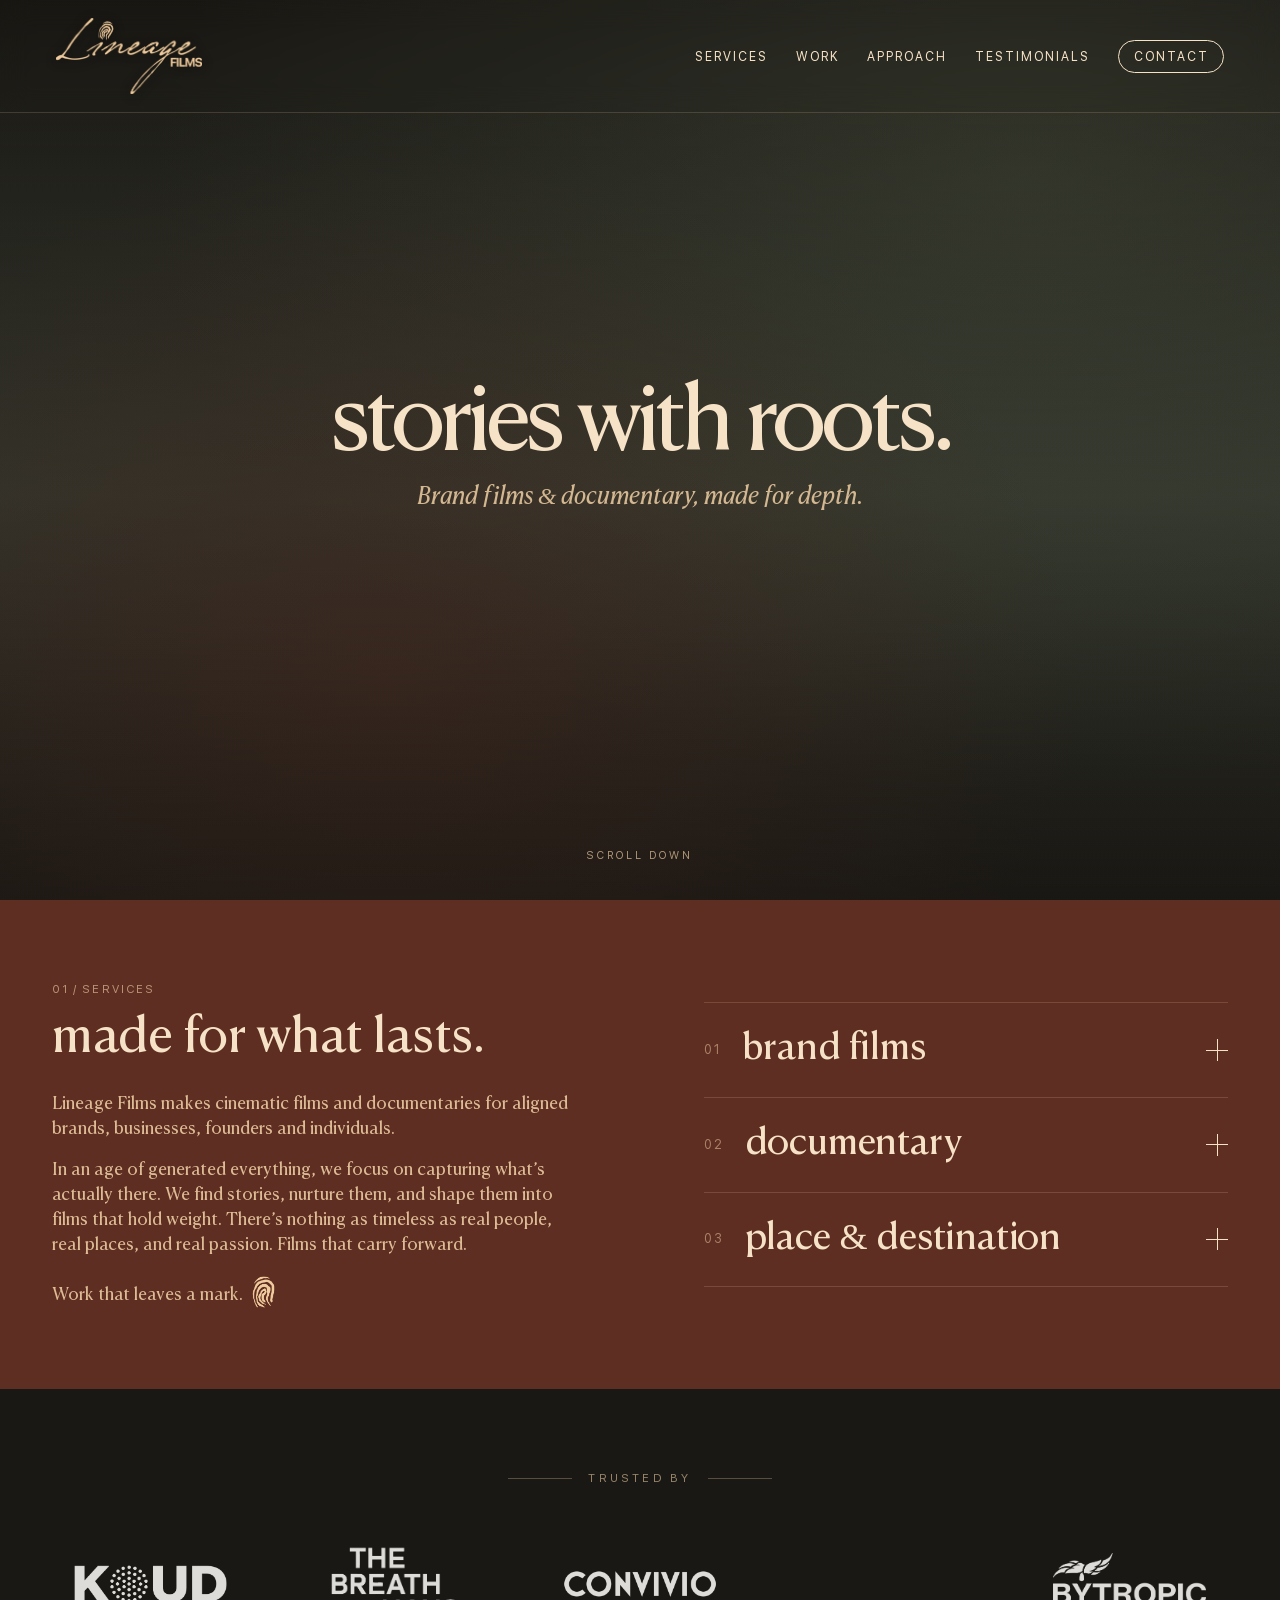
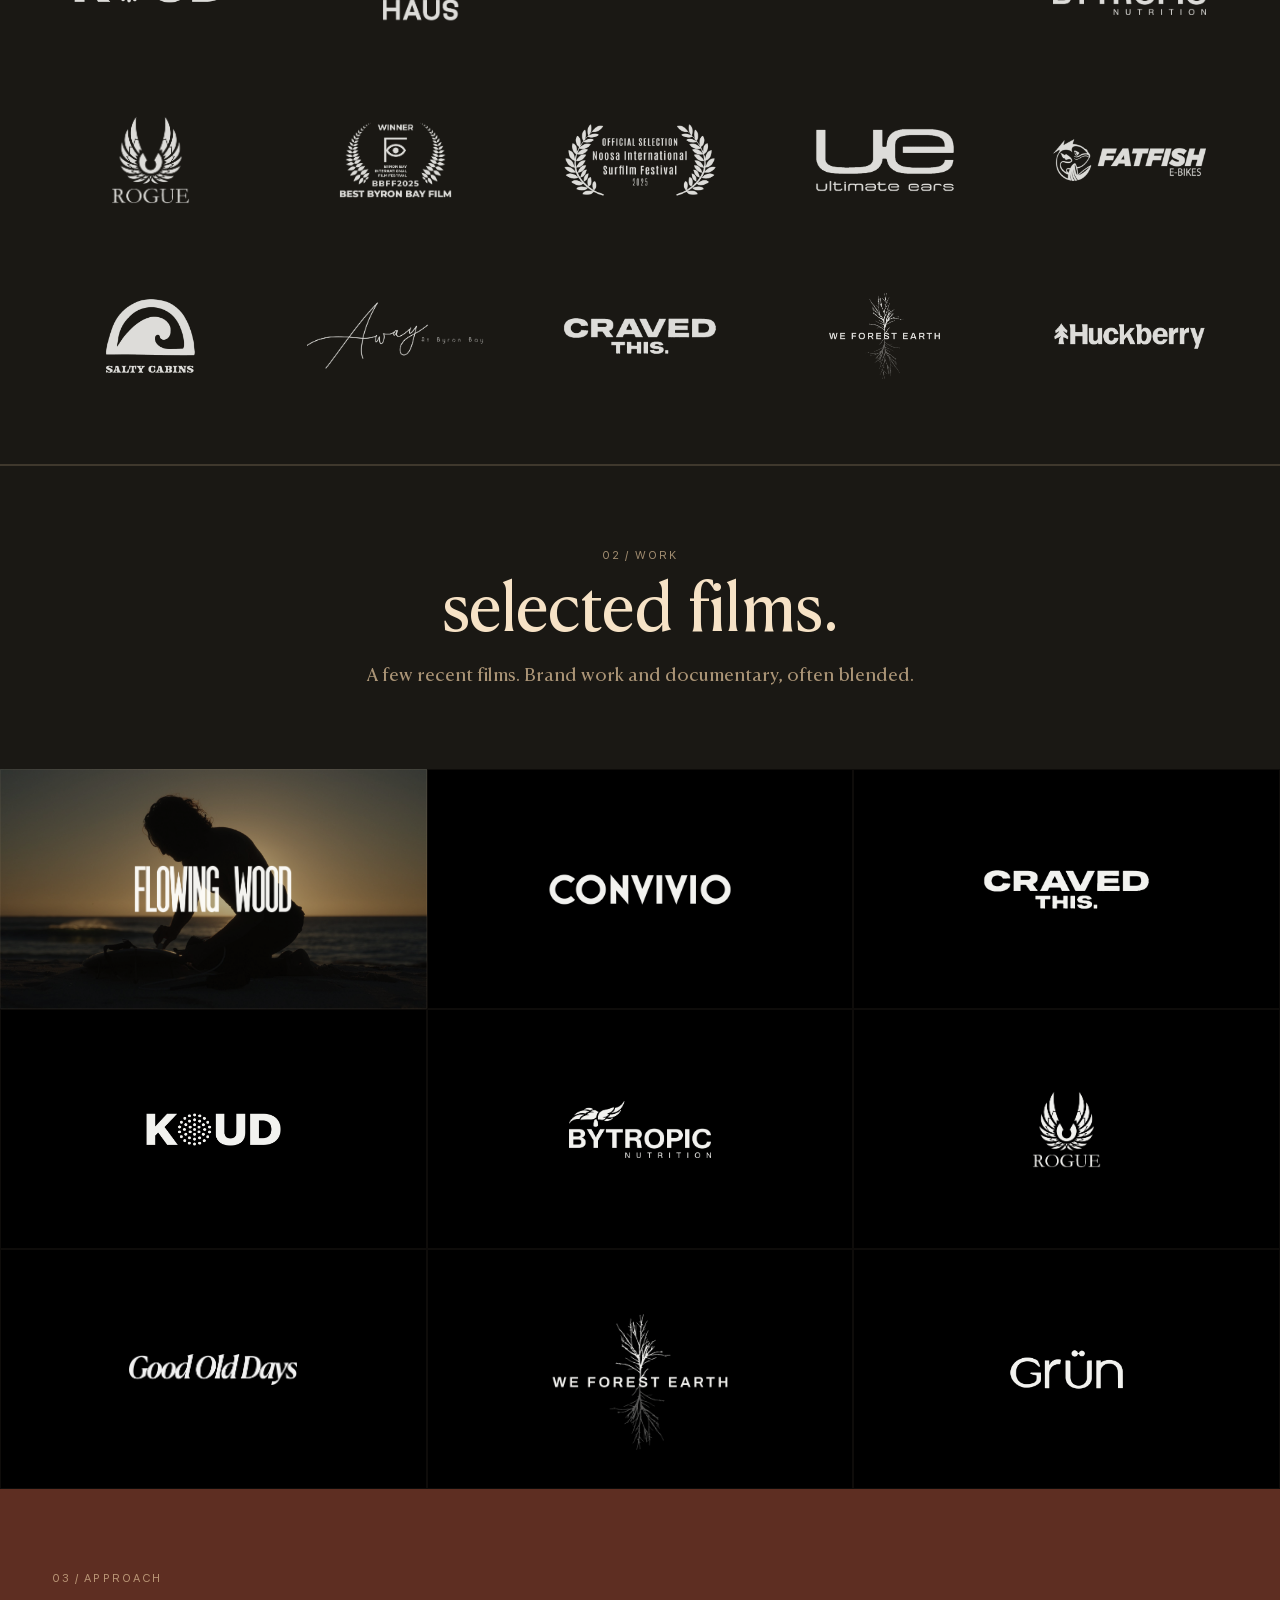
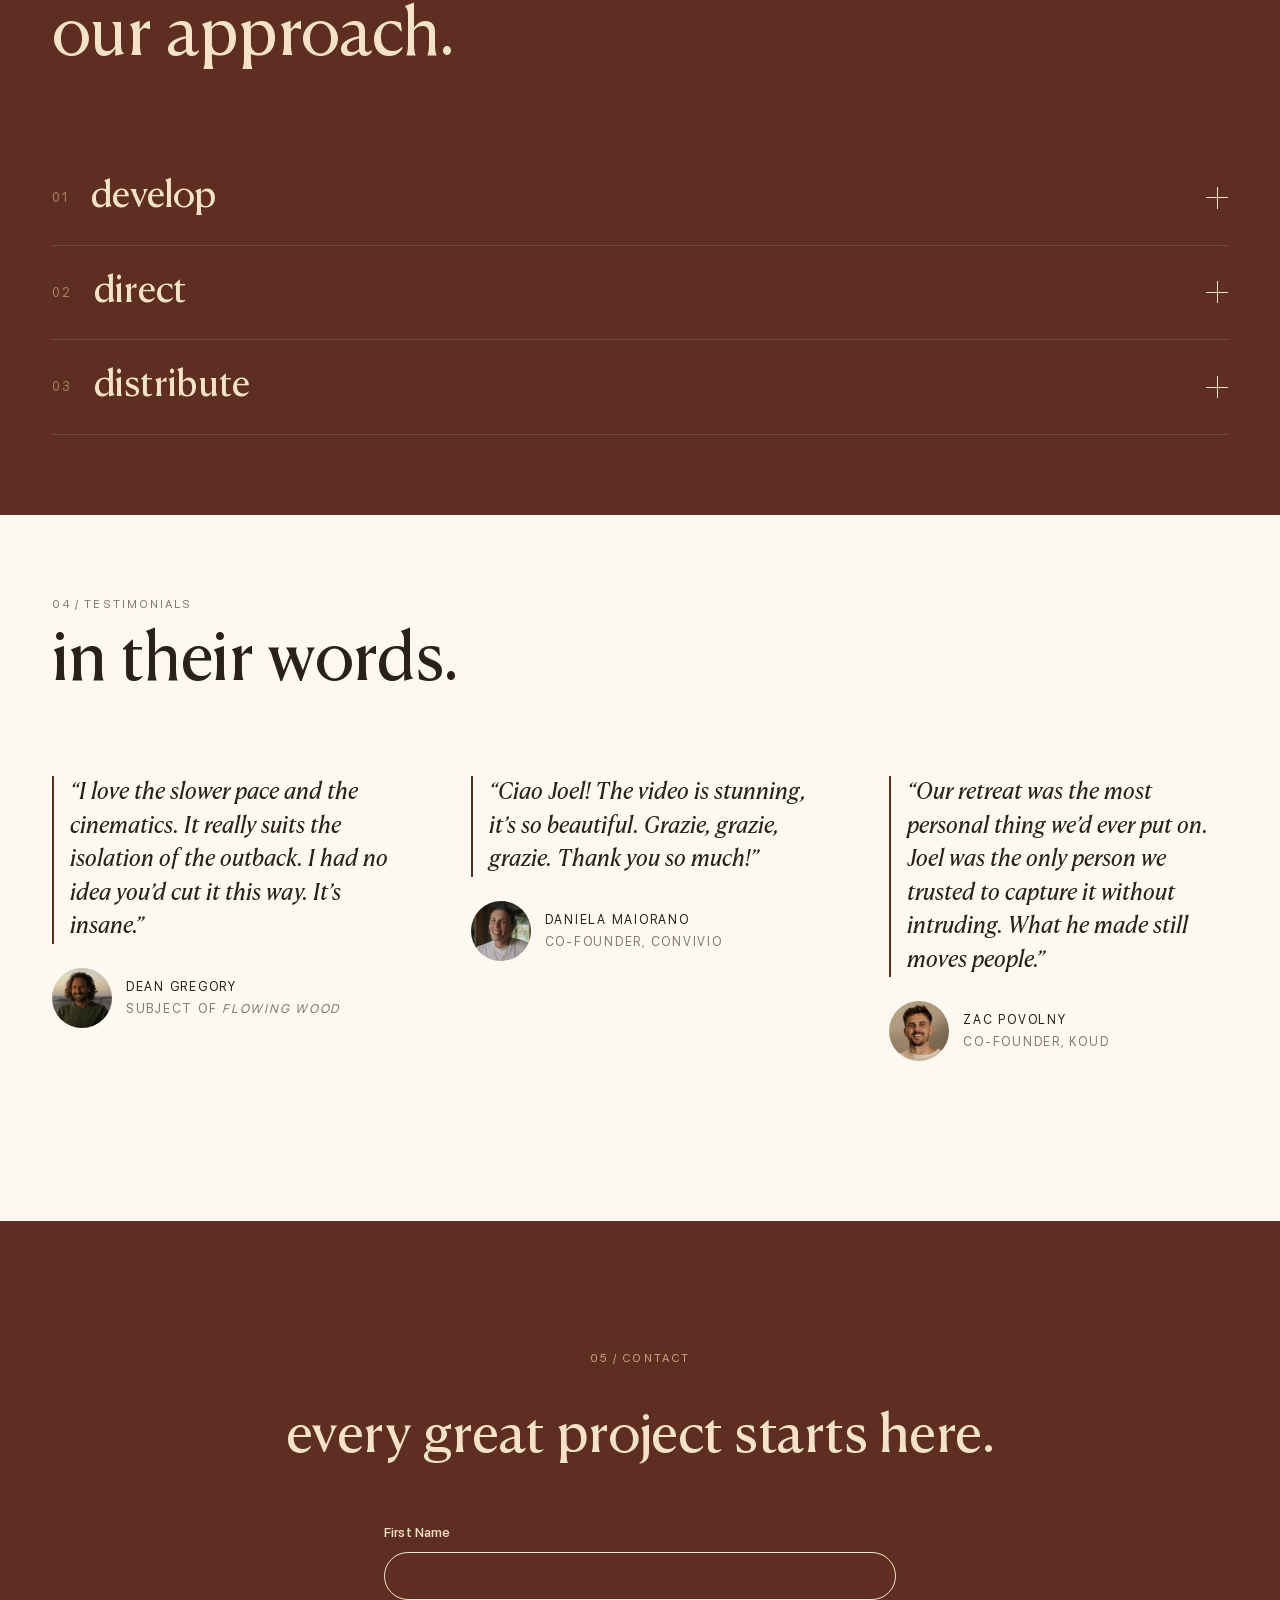
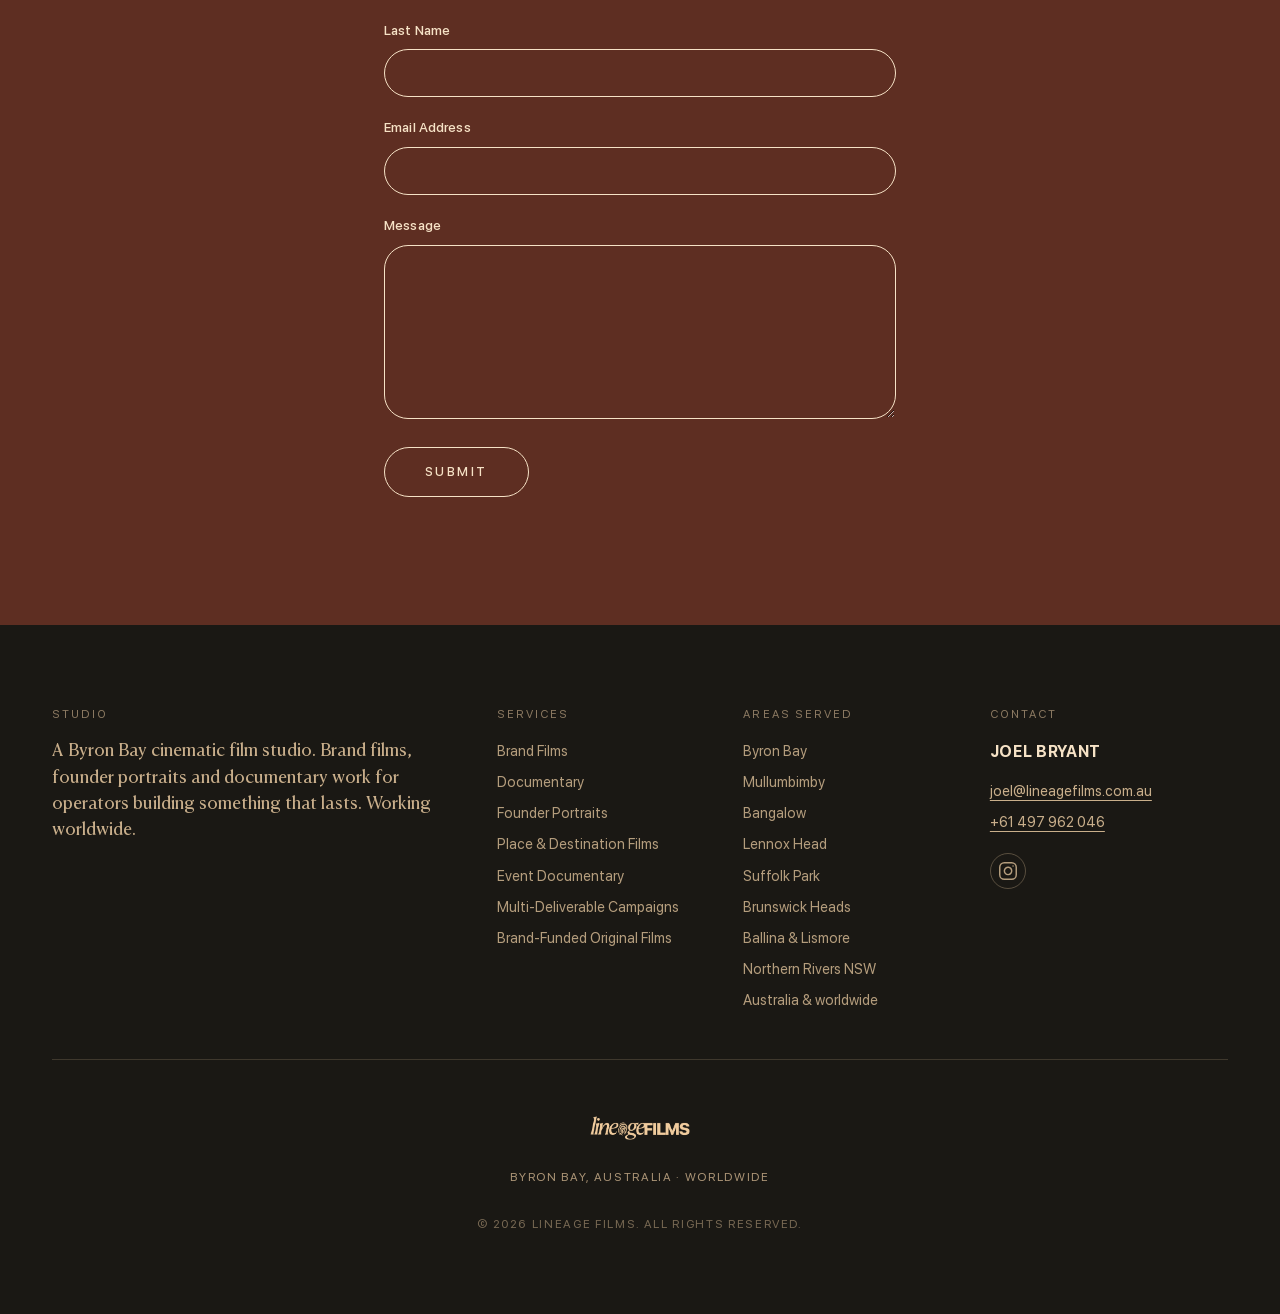
<file: index.html>
<!doctype html>
<html lang="en">
  <head>
    <meta charset="utf-8" />
    <meta name="viewport" content="width=device-width, initial-scale=1, viewport-fit=cover" />
    <meta name="theme-color" content="#1F2A24" />

    <title>Byron Bay Brand Films &amp; Documentary | Lineage Films</title>
    <meta
      name="description"
      content="Lineage Films is a Byron Bay video production studio and film company crafting cinematic brand films, founder portraits and documentary work. Serving Byron Bay, Mullumbimby, Bangalow, Lennox Head, the Northern Rivers and worldwide."
    />
    <meta
      name="keywords"
      content="Byron Bay videographer, Byron Bay filmmaker, Byron Bay video production, Byron Bay film studio, brand films Byron Bay, documentary Byron Bay, Northern Rivers videographer, founder portrait videographer, cinematic brand films, video production Byron Bay"
    />
    <link rel="canonical" href="https://lineagefilms.com.au/" />

    <!-- Open Graph / social -->
    <meta property="og:type" content="website" />
    <meta property="og:site_name" content="Lineage Films" />
    <meta property="og:title" content="Byron Bay Brand Films &amp; Documentary | Lineage Films" />
    <meta
      property="og:description"
      content="A Byron Bay cinematic film studio. Brand films, founder portraits and documentary work for operators building something that lasts. Northern Rivers and worldwide."
    />
    <meta property="og:url" content="https://lineagefilms.com.au/" />
    <meta property="og:image" content="https://lineagefilms.com.au/public/images/og-image.jpg" />
    <meta property="og:locale" content="en_AU" />
    <meta name="twitter:card" content="summary_large_image" />
    <meta name="twitter:image" content="https://lineagefilms.com.au/public/images/og-image.jpg" />
    <meta name="twitter:title" content="Byron Bay Brand Films &amp; Documentary | Lineage Films" />
    <meta name="twitter:description" content="Cinematic brand films, founder portraits and documentary work. Byron Bay studio, working worldwide." />

    <meta name="author" content="Lineage Films" />
    <meta name="geo.region" content="AU-NSW" />
    <meta name="geo.placename" content="Byron Bay" />
    <meta name="geo.position" content="-28.6474;153.6020" />
    <meta name="ICBM" content="-28.6474, 153.6020" />

    <!-- Icons -->
    <link rel="icon" href="/public/Logo%20Light.png" type="image/png" sizes="any" />
    <link rel="apple-touch-icon" href="/public/Logo%20Light.png" />
    <!-- Fonts: Canela Text + SF Pro Display self-hosted in /public/fonts -->

    <link rel="stylesheet" href="/css/styles.css" />

    <!-- JSON-LD: Local business + Person + WebSite -->
    <script type="application/ld+json">
      {
        "@context": "https://schema.org",
        "@graph": [
          {
            "@type": ["LocalBusiness", "ProfessionalService"],
            "@id": "https://lineagefilms.com.au/#business",
            "name": "Lineage Films",
            "alternateName": ["Lineage", "Lineage Films Byron Bay"],
            "description": "Lineage Films is a Byron Bay cinematic film studio producing brand films, founder portraits and documentary work for regenerative, heritage and soulful operators. Serving Byron Bay, the Northern Rivers and clients worldwide.",
            "image": "https://lineagefilms.com.au/public/Proper%20Logo.png",
            "logo": "https://lineagefilms.com.au/public/Logo%20Light.png",
            "url": "https://lineagefilms.com.au/",
            "email": "hello@lineagefilms.com.au",
            "priceRange": "$$$",
            "currenciesAccepted": "AUD",
            "founder": {
              "@type": "Person",
              "name": "Joel Bryant",
              "url": "https://joelbryant.com.au",
              "jobTitle": "Founder & Director",
              "sameAs": ["https://www.instagram.com/joelbryant_"]
            },
            "address": {
              "@type": "PostalAddress",
              "addressLocality": "Byron Bay",
              "addressRegion": "NSW",
              "postalCode": "2481",
              "addressCountry": "AU"
            },
            "geo": {
              "@type": "GeoCoordinates",
              "latitude": -28.6474,
              "longitude": 153.6020
            },
            "areaServed": [
              { "@type": "City", "name": "Byron Bay" },
              { "@type": "City", "name": "Mullumbimby" },
              { "@type": "City", "name": "Bangalow" },
              { "@type": "City", "name": "Lennox Head" },
              { "@type": "City", "name": "Suffolk Park" },
              { "@type": "City", "name": "Brunswick Heads" },
              { "@type": "City", "name": "Ballina" },
              { "@type": "City", "name": "Lismore" },
              { "@type": "AdministrativeArea", "name": "Northern Rivers" },
              { "@type": "Country", "name": "Australia" },
              { "@type": "Place", "name": "Worldwide" }
            ],
            "knowsAbout": [
              "Brand films",
              "Documentary filmmaking",
              "Founder portraits",
              "Cinematic brand storytelling",
              "Heritage brand films",
              "Regenerative agriculture films",
              "Wellness and retreat films",
              "Conservation and climate films",
              "Event documentary",
              "Behind-the-scenes content",
              "Byron Bay video production"
            ],
            "hasOfferCatalog": {
              "@type": "OfferCatalog",
              "name": "Film services",
              "itemListElement": [
                {
                  "@type": "Offer",
                  "itemOffered": {
                    "@type": "Service",
                    "name": "Brand Films",
                    "description": "Hero films, campaign work and founder portraits for soulful premium brands."
                  }
                },
                {
                  "@type": "Offer",
                  "itemOffered": {
                    "@type": "Service",
                    "name": "Documentary",
                    "description": "Long-form storytelling and observational work for operators with stories worth holding."
                  }
                },
                {
                  "@type": "Offer",
                  "itemOffered": {
                    "@type": "Service",
                    "name": "Heritage & Provenance Films",
                    "description": "Multi-generational, place-based stories — the long line of the work, on film."
                  }
                }
              ]
            },
            "sameAs": [
              "https://www.instagram.com/joelbryant_"
            ]
          },
          {
            "@type": "WebSite",
            "@id": "https://lineagefilms.com.au/#website",
            "url": "https://lineagefilms.com.au/",
            "name": "Lineage Films",
            "publisher": { "@id": "https://lineagefilms.com.au/#business" },
            "inLanguage": "en-AU"
          }
        ]
      }
    </script>
  </head>
  <body>
    <!-- ============================================================
         HEADER (fixed) — logo top-left, nav top-right
         ============================================================ -->
    <header class="site-header" data-header>
      <a href="#top" class="site-header__logo" aria-label="Lineage Films — home">
        <img
          src="/public/Lineage%20Script%20Logo.png"
          alt="Lineage Films"
        />
      </a>

      <button
        class="site-header__toggle"
        type="button"
        aria-expanded="false"
        aria-controls="primary-nav"
        data-nav-toggle
      >
        <span class="sr-only">Menu</span>
        <span class="site-header__toggle-bar" aria-hidden="true"></span>
        <span class="site-header__toggle-bar" aria-hidden="true"></span>
      </button>

      <nav id="primary-nav" class="site-nav" data-nav>
        <ul>
          <li><a href="#services">Services</a></li>
          <li><a href="#work">Work</a></li>
          <li><a href="#approach">Approach</a></li>
          <li><a href="#testimonials">Testimonials</a></li>
          <li><a href="#contact" class="site-nav__cta">Contact</a></li>
        </ul>
      </nav>
    </header>

    <main id="top">
      <!-- ============================================================
           1. HERO — full-viewport video background
           ============================================================ -->
      <section class="hero" aria-labelledby="hero-heading">
        <div class="hero__media" aria-hidden="true">
          <!-- Gradient sits behind the iframe as a fallback while it loads
               (and if it fails). -->
          <div class="hero__gradient"></div>

          <div class="hero__video-wrap">
            <iframe
              class="hero__video"
              src="https://player.vimeo.com/video/1195077840?background=1&autoplay=1&loop=1&muted=1&autopause=0&controls=0&dnt=1"
              title="Lineage Films reel"
              frameborder="0"
              allow="autoplay; fullscreen; picture-in-picture"
              allowfullscreen
              loading="eager"
              tabindex="-1"
            ></iframe>
          </div>
        </div>

        <div class="hero__inner">
          <h1 id="hero-heading" class="hero__headline">stories with roots.</h1>
          <p class="hero__subline">
            <em>Brand films &amp; documentary, made for depth.</em>
          </p>
        </div>

        <a href="#services" class="hero__scroll" aria-label="Scroll to next section">
          <span class="hero__scroll-label">Scroll Down</span>
        </a>
      </section>

      <!-- ============================================================
           2. ABOUT / APPROACH — Deep Forest bg, Bone text
           ============================================================ -->
      <section id="services" class="approach" aria-labelledby="services-heading">
        <div class="container approach__grid">
          <div class="approach__intro">
            <p class="section-label">01 / Services</p>
            <h2 id="services-heading" class="section-heading">
              made for what lasts.
            </h2>
            <p class="approach__manifesto">
              Lineage Films makes cinematic films and documentaries for
              aligned brands, businesses, founders and individuals.
            </p>
            <p class="approach__manifesto">
              In an age of generated everything, we focus on capturing
              what&rsquo;s actually there. We find stories, nurture them, and
              shape them into films that hold weight. There&rsquo;s nothing as
              timeless as real people, real places, and real passion. Films
              that carry forward.
            </p>
            <p class="approach__manifesto approach__manifesto--coda">
              Work that leaves a mark.<img
                class="manifesto__mark"
                src="/public/Logo%20Light.png"
                alt=""
                aria-hidden="true"
              />
            </p>
          </div>

          <div class="approach__pillars">
            <details class="pillar" data-pillar>
              <summary class="pillar__summary">
                <span class="pillar__index">01</span>
                <span class="pillar__title">Brand Films</span>
                <span class="pillar__icon" aria-hidden="true"></span>
              </summary>
              <div class="pillar__body">
                <p>
                  <em>Cinematic anchors.</em> Hero films, campaign work, and
                  founder portraits for soulful premium brands.
                </p>
              </div>
            </details>

            <details class="pillar" data-pillar>
              <summary class="pillar__summary">
                <span class="pillar__index">02</span>
                <span class="pillar__title">Documentary</span>
                <span class="pillar__icon" aria-hidden="true"></span>
              </summary>
              <div class="pillar__body">
                <p>
                  <em>Long-form, observational.</em> Long-form storytelling
                  and observational work for operators with stories worth
                  holding.
                </p>
              </div>
            </details>

            <details class="pillar" data-pillar>
              <summary class="pillar__summary">
                <span class="pillar__index">03</span>
                <span class="pillar__title">Place &amp; Destination</span>
                <span class="pillar__icon" aria-hidden="true"></span>
              </summary>
              <div class="pillar__body">
                <p>
                  <em>A sense of place.</em> Films for retreats, lodges,
                  hotels and venues &mdash; capturing the texture of a
                  space and the people who hold it.
                </p>
              </div>
            </details>
          </div>
        </div>
      </section>

      <!-- ============================================================
           2b. TRUSTED BY — client / partner logo band
           ============================================================ -->
      <section
        id="trusted"
        class="trusted"
        aria-labelledby="trusted-heading"
      >
        <div class="container trusted__inner">
          <p id="trusted-heading" class="trusted__label">Trusted by</p>

          <ul class="trusted__grid" aria-label="Selected clients and partners">
            <li><img src="/public/images/logos/Koud.png" alt="Koud" loading="lazy" decoding="async" /></li>
            <li><img src="/public/images/logos/The Breath Haus.png" alt="The Breath Haus" loading="lazy" decoding="async" /></li>
            <li><img src="/public/images/logos/Convivio.png" alt="Convivio" loading="lazy" decoding="async" /></li>
            <li><img src="/public/images/logos/Kalio.png" alt="Kalio" loading="lazy" decoding="async" /></li>
            <li><img src="/public/images/logos/Bytropic.png" alt="Bytropic" loading="lazy" decoding="async" /></li>
            <li><img src="/public/images/logos/Rogue.png" alt="Rogue Watches" loading="lazy" decoding="async" /></li>
            <li><img src="/public/images/logos/Byron Bay Film Festival.png" alt="Byron Bay Film Festival" loading="lazy" decoding="async" /></li>
            <li class="trusted__hide-mobile"><img src="/public/images/logos/Noosa Film Festival.png" alt="Noosa Film Festival" loading="lazy" decoding="async" /></li>
            <li><img src="/public/images/logos/Ultimate Ears.png" alt="Ultimate Ears" loading="lazy" decoding="async" /></li>
            <li><img src="/public/images/logos/Fat Fish Bikes.png" alt="Fat Fish Bikes" loading="lazy" decoding="async" /></li>
            <li><img src="/public/images/logos/Salty Cabins.png" alt="Salty Cabins" loading="lazy" decoding="async" /></li>
            <li><img src="/public/images/logos/Away at Byron Bay.png" alt="Away at Byron Bay" loading="lazy" decoding="async" /></li>
            <li><img src="/public/images/logos/Craved This.png" alt="Craved This" loading="lazy" decoding="async" /></li>
            <li><img src="/public/images/logos/We Forest Earth.png" alt="We Forest Earth" loading="lazy" decoding="async" /></li>
            <li><img src="/public/images/logos/Huckberry.png" alt="Huckberry" loading="lazy" decoding="async" /></li>
          </ul>
        </div>
      </section>

      <!-- ============================================================
           3. WORK / PROJECTS — six-card grid (placeholders)
           ============================================================ -->
      <section id="work" class="work" aria-labelledby="work-heading">
        <div class="container">
          <header class="section-header section-header--with-intro">
            <p class="section-label">02 / Work</p>
            <h2 id="work-heading" class="section-heading">selected films.</h2>
            <p class="section-header__intro">
              A few recent films. Brand work and documentary, often
              blended.
            </p>
          </header>
        </div>

        <ul class="work__grid">
            <!-- 1. Flowing Wood — Lineage original -->
            <li class="work-card">
              <a
                class="work-card__tile work-card__tile--has-still"
                href="/work/flowing-wood.html"
                data-preview="https://vimeo.com/1194594095"
                aria-label="View Flowing Wood"
              >
                <img
                  class="work-card__still"
                  src="/public/images/work/Flowing Wood.jpg"
                  alt=""
                  loading="lazy"
                  decoding="async"
                />
                <span class="work-card__brand">
                  <img src="/public/images/logos/Flowing Wood.png" alt="Flowing Wood" />
                </span>
              </a>
            </li>

            <!-- 2. Convivio × Kalio -->
            <li class="work-card">
              <a
                class="work-card__tile work-card__tile--has-still"
                href="/work/convivio-kalio.html"
                data-preview="https://vimeo.com/1194561249"
                aria-label="View Convivio × Kalio"
              >
                <img
                  class="work-card__still"
                  src="/public/images/work/Convivio x Kalio.jpg"
                  alt=""
                  loading="lazy"
                  decoding="async"
                />
                <span class="work-card__brand">
                  <img src="/public/images/logos/Convivio.png" alt="Convivio" />
                </span>
              </a>
            </li>

            <!-- 3. Craved This -->
            <li class="work-card">
              <a
                class="work-card__tile work-card__tile--has-still"
                href="/work/craved-this.html"
                data-preview="https://vimeo.com/1194591215"
                aria-label="View Craved This"
              >
                <img
                  class="work-card__still"
                  src="/public/images/frames/craved-this/07.jpg"
                  alt=""
                  loading="lazy"
                  decoding="async"
                />
                <span class="work-card__brand">
                  <img src="/public/images/logos/Craved This.png" alt="Craved This" />
                </span>
              </a>
            </li>

            <!-- 4. Koud × The Breath Haus -->
            <li class="work-card">
              <a
                class="work-card__tile work-card__tile--has-still"
                href="/work/koud-the-breath-haus.html"
                data-preview="https://vimeo.com/1194597225"
                aria-label="View Koud × The Breath Haus"
              >
                <img
                  class="work-card__still"
                  src="/public/images/work/Koud x The Breath Haus.jpg"
                  alt=""
                  loading="lazy"
                  decoding="async"
                />
                <span class="work-card__brand">
                  <img src="/public/images/logos/Koud.png" alt="Koud" />
                </span>
              </a>
            </li>

            <!-- 5. Bytropic Nutrition (still + GIF preview on hover) -->
            <li class="work-card">
              <a
                class="work-card__tile work-card__tile--has-still"
                href="/work/bytropic-nutrition.html"
                data-preview="https://vimeo.com/1194555277"
                aria-label="View Bytropic Nutrition"
              >
                <img
                  class="work-card__still"
                  src="/public/images/work/Bytropic Nutrition.jpg"
                  alt=""
                  loading="lazy"
                  decoding="async"
                />
                <span class="work-card__brand">
                  <img src="/public/images/logos/Bytropic.png" alt="Bytropic" />
                </span>
              </a>
            </li>

            <!-- 6. Rogue Watches (still + GIF preview on hover) -->
            <li class="work-card">
              <a
                class="work-card__tile work-card__tile--has-still"
                href="/work/rogue-watches.html"
                data-preview="https://vimeo.com/1194572898"
                aria-label="View Rogue Watches"
              >
                <img
                  class="work-card__still"
                  src="/public/images/work/Rogue Watches.jpg"
                  alt=""
                  loading="lazy"
                  decoding="async"
                />
                <span class="work-card__brand">
                  <img src="/public/images/logos/Rogue.png" alt="Rogue Watches" />
                </span>
              </a>
            </li>

            <!-- 7. Good Old Days -->
            <li class="work-card">
              <a
                class="work-card__tile work-card__tile--has-still"
                href="/work/good-old-days.html"
                data-preview="https://vimeo.com/1194600666"
                aria-label="View Good Old Days"
              >
                <img
                  class="work-card__still"
                  src="/public/images/work/Good Old Days.jpg"
                  alt=""
                  loading="lazy"
                  decoding="async"
                />
                <span class="work-card__brand">
                  <img src="/public/images/logos/Good Old Days.png" alt="Good Old Days" />
                </span>
              </a>
            </li>

            <!-- 8. We Forest Earth — film not ready yet; clicks disabled, no hover preview -->
            <li class="work-card">
              <a
                class="work-card__tile work-card__tile--has-still"
                aria-label="We Forest Earth (coming soon)"
              >
                <img
                  class="work-card__still"
                  src="/public/images/work/We Forest Earth.jpg"
                  alt=""
                  loading="lazy"
                  decoding="async"
                />
                <span class="work-card__brand">
                  <img src="/public/images/logos/We Forest Earth.png" alt="We Forest Earth" />
                </span>
              </a>
            </li>

            <!-- 9. Grun Resort — coming soon, no hover preview, no click -->
            <li class="work-card">
              <a
                class="work-card__tile work-card__tile--has-still"
                aria-label="Grun Resort (coming soon)"
              >
                <img
                  class="work-card__still"
                  src="/public/images/work/Grun Resort.jpg"
                  alt=""
                  loading="lazy"
                  decoding="async"
                />
                <span class="work-card__brand">
                  <img src="/public/images/logos/Grun Resort.png" alt="Grun Resort" />
                </span>
              </a>
            </li>
          </ul>
      </section>

      <!-- ============================================================
           4. PROCESS — three-step accordion (Develop / Direct / Distribute)
           ============================================================ -->
      <section id="approach" class="process" aria-labelledby="approach-heading">
        <div class="container">
          <header class="section-header">
            <p class="section-label">03 / Approach</p>
            <h2 id="approach-heading" class="section-heading">
              our approach.
            </h2>
          </header>

          <div class="process__pillars">
            <details class="pillar" data-pillar>
              <summary class="pillar__summary">
                <span class="pillar__index">01</span>
                <span class="pillar__title">Develop</span>
                <span class="pillar__icon" aria-hidden="true"></span>
              </summary>
              <div class="pillar__body">
                <p>
                  Story development, treatment, casting, scheduling and
                  campaign strategy. The decisions made before a camera
                  rolls shape everything that follows.
                </p>
              </div>
            </details>

            <details class="pillar" data-pillar>
              <summary class="pillar__summary">
                <span class="pillar__index">02</span>
                <span class="pillar__title">Direct</span>
                <span class="pillar__icon" aria-hidden="true"></span>
              </summary>
              <div class="pillar__body">
                <p>
                  Direction, cinematography, sound and lighting through
                  to editing, colour and sound design. Embedded with the
                  work, end to end.
                </p>
              </div>
            </details>

            <details class="pillar" data-pillar>
              <summary class="pillar__summary">
                <span class="pillar__index">03</span>
                <span class="pillar__title">Distribute</span>
                <span class="pillar__icon" aria-hidden="true"></span>
              </summary>
              <div class="pillar__body">
                <p>
                  Cut-downs, formats, content optimisation, community
                  engagement and ongoing repurposing &mdash; the long
                  tail that compounds.
                </p>
              </div>
            </details>
          </div>
        </div>
      </section>

      <!-- ============================================================
           5. TESTIMONIALS
           ============================================================ -->
      <section
        id="testimonials"
        class="testimonials"
        aria-labelledby="testimonials-heading"
      >
        <div class="container">
          <header class="section-header">
            <p class="section-label">04 / Testimonials</p>
            <h2 id="testimonials-heading" class="section-heading">
              in their words.
            </h2>
          </header>

          <ul class="testimonials__grid">
            <li class="testimonial">
              <blockquote class="testimonial__quote">
                &ldquo;I love the slower pace and the cinematics. It really
                suits the isolation of the outback. I had no idea you&rsquo;d
                cut it this way. It&rsquo;s insane.&rdquo;
              </blockquote>
              <p class="testimonial__attr">
                <img class="testimonial__avatar" src="/public/images/headshots/dean.jpg" alt="Dean Gregory" loading="lazy" decoding="async" />
                <span class="testimonial__person">
                  <span class="testimonial__name">Dean Gregory</span>
                  <span class="testimonial__role">Subject of <em>Flowing Wood</em></span>
                </span>
              </p>
            </li>
            <li class="testimonial">
              <blockquote class="testimonial__quote">
                &ldquo;Ciao Joel! The video is stunning, it&rsquo;s so
                beautiful. Grazie, grazie, grazie. Thank you so
                much!&rdquo;
              </blockquote>
              <p class="testimonial__attr">
                <img class="testimonial__avatar" src="/public/images/headshots/daniela.jpg" alt="Daniela Maiorano" loading="lazy" decoding="async" />
                <span class="testimonial__person">
                  <span class="testimonial__name">Daniela Maiorano</span>
                  <span class="testimonial__role">Co-Founder, Convivio</span>
                </span>
              </p>
            </li>
            <li class="testimonial">
              <blockquote class="testimonial__quote">
                &ldquo;Our retreat was the most personal thing we&rsquo;d
                ever put on. Joel was the only person we trusted to capture
                it without intruding. What he made still moves people.&rdquo;
              </blockquote>
              <p class="testimonial__attr">
                <img class="testimonial__avatar" src="/public/images/headshots/zac.jpg" alt="Zac Povolny" loading="lazy" decoding="async" />
                <span class="testimonial__person">
                  <span class="testimonial__name">Zac Povolny</span>
                  <span class="testimonial__role">Co-Founder, Koud</span>
                </span>
              </p>
            </li>
          </ul>
        </div>
      </section>

      <!-- ============================================================
           7. CONTACT / CTA — Heartwood bg
           ============================================================ -->
      <section id="contact" class="contact" aria-labelledby="contact-heading">
        <div class="container contact__inner">
          <p class="section-label section-label--on-rust">05 / Contact</p>
          <h2 id="contact-heading" class="contact__headline">
            every great project starts here.
          </h2>

          <!--
            Form submissions are handled by Formsubmit.co. First time you
            submit the form, Formsubmit sends a verification email to the
            target address — click the link in that email to activate.
            From then on, every submission lands in joel@lineagefilms.com.au.
            To change the target email, update the action URL below.
          -->
          <form
            class="contact__form"
            action="https://formsubmit.co/joel@lineagefilms.com.au"
            method="POST"
            novalidate
          >
            <!-- Hidden config fields for Formsubmit -->
            <input type="hidden" name="_subject" value="New enquiry from lineagefilms.com.au" />
            <input type="hidden" name="_captcha" value="true" />
            <input type="hidden" name="_template" value="table" />
            <!-- Honeypot for bots -->
            <input type="text" name="_honey" style="display:none" tabindex="-1" autocomplete="off" />

            <div class="contact__field">
              <label for="contact-firstname">First Name</label>
              <input type="text" id="contact-firstname" name="firstname" required autocomplete="given-name" />
            </div>

            <div class="contact__field">
              <label for="contact-lastname">Last Name</label>
              <input type="text" id="contact-lastname" name="lastname" required autocomplete="family-name" />
            </div>

            <div class="contact__field">
              <label for="contact-email">Email Address</label>
              <input type="email" id="contact-email" name="email" required autocomplete="email" />
            </div>

            <div class="contact__field">
              <label for="contact-message">Message</label>
              <textarea id="contact-message" name="message" rows="6" required></textarea>
            </div>

            <button type="submit" class="contact__submit">Submit</button>
          </form>

          <!-- Shown after a successful submission (toggled by JS) -->
          <div class="contact__success" hidden role="status">
            <p class="contact__success-title">Thanks &mdash; that&rsquo;s landed.</p>
            <p class="contact__success-body">
              We&rsquo;ll be in touch soon. In the meantime, feel free to
              follow along on Instagram. ;)
            </p>
          </div>
        </div>
      </section>
    </main>

    <!-- ============================================================
         9. FOOTER
         ============================================================ -->
    <footer class="site-footer">
      <div class="container site-footer__inner">
        <!-- Studio block: about + services + areas served (sitemap-style) -->
        <div class="site-footer__studio">
          <div class="site-footer__about">
            <p class="site-footer__about-label">Studio</p>
            <p>
              A Byron Bay cinematic film studio. Brand films, founder
              portraits and documentary work for operators building
              something that lasts. Working worldwide.
            </p>
          </div>

          <div class="site-footer__col">
            <p class="site-footer__col-label">Services</p>
            <ul>
              <li>Brand Films</li>
              <li>Documentary</li>
              <li>Founder Portraits</li>
              <li>Place &amp; Destination Films</li>
              <li>Event Documentary</li>
              <li>Multi-Deliverable Campaigns</li>
              <li>Brand-Funded Original Films</li>
            </ul>
          </div>

          <div class="site-footer__col">
            <p class="site-footer__col-label">Areas served</p>
            <ul>
              <li>Byron Bay</li>
              <li>Mullumbimby</li>
              <li>Bangalow</li>
              <li>Lennox Head</li>
              <li>Suffolk Park</li>
              <li>Brunswick Heads</li>
              <li>Ballina &amp; Lismore</li>
              <li>Northern Rivers NSW</li>
              <li>Australia &amp; worldwide</li>
            </ul>
          </div>

          <div class="site-footer__col site-footer__contact">
            <p class="site-footer__col-label">Contact</p>
            <p class="site-footer__name">Joel Bryant</p>
            <ul class="site-footer__contact-list">
              <li>
                <a href="mailto:joel@lineagefilms.com.au">joel@lineagefilms.com.au</a>
              </li>
              <li>
                <a href="tel:+61497962046">+61 497 962 046</a>
              </li>
            </ul>
            <a
              class="site-footer__social"
              href="https://www.instagram.com/lineagefilms"
              rel="noopener"
              aria-label="Lineage Films on Instagram"
            >
              <svg viewBox="0 0 24 24" fill="none" stroke="currentColor" stroke-width="1.6" stroke-linecap="round" stroke-linejoin="round" aria-hidden="true" width="22" height="22">
                <rect x="3" y="3" width="18" height="18" rx="5" ry="5"/>
                <path d="M16 11.37A4 4 0 1 1 12.63 8 4 4 0 0 1 16 11.37z"/>
                <line x1="17.5" y1="6.5" x2="17.51" y2="6.5"/>
              </svg>
            </a>
          </div>
        </div>

        <!-- Bottom row: brand + copyright -->
        <div class="site-footer__brand">
          <img
            src="/public/Proper%20Logo.png"
            alt="Lineage Films — Byron Bay film studio"
          />
        </div>

        <p class="site-footer__meta">
          Byron Bay, Australia &middot; Worldwide
        </p>

        <p class="site-footer__copy">
          &copy; <span data-year>2026</span> Lineage Films. All rights reserved.
        </p>
      </div>
    </footer>

    <script src="/js/main.js" defer></script>
  </body>
</html>
</file>
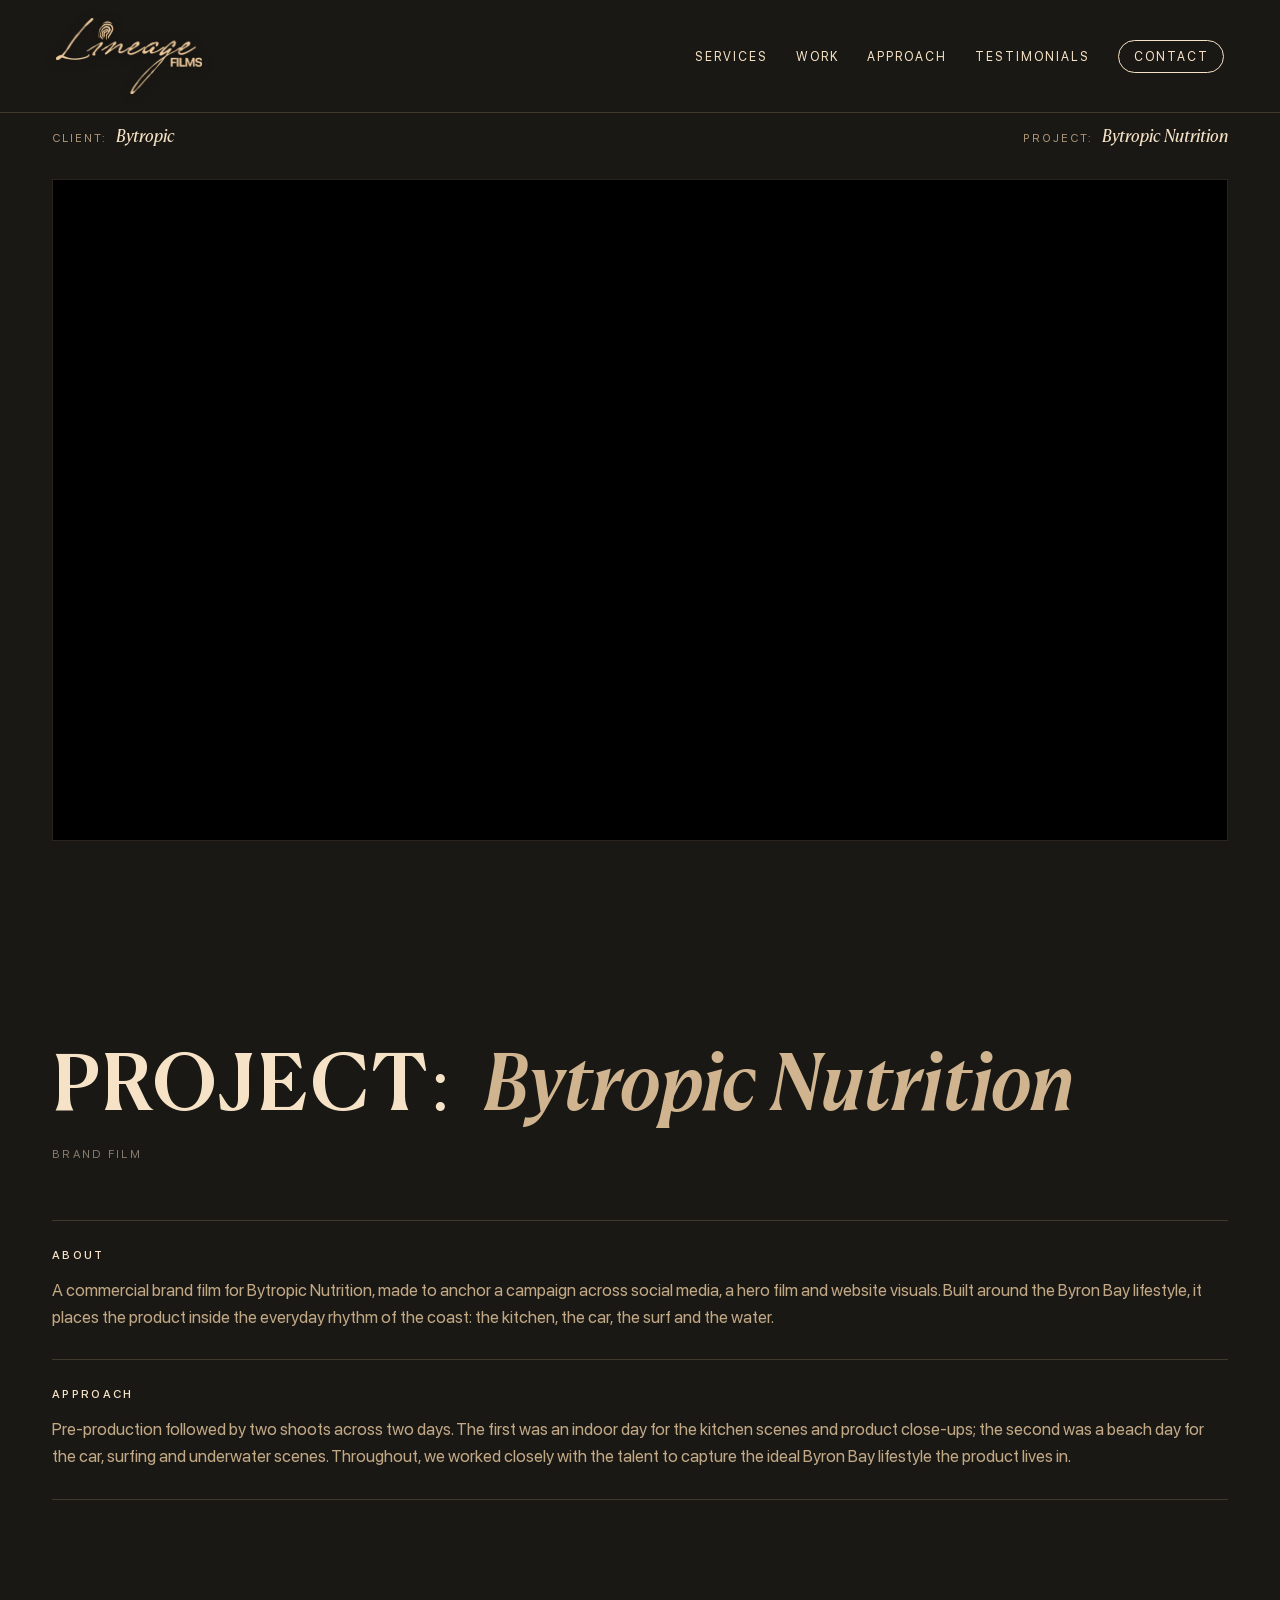
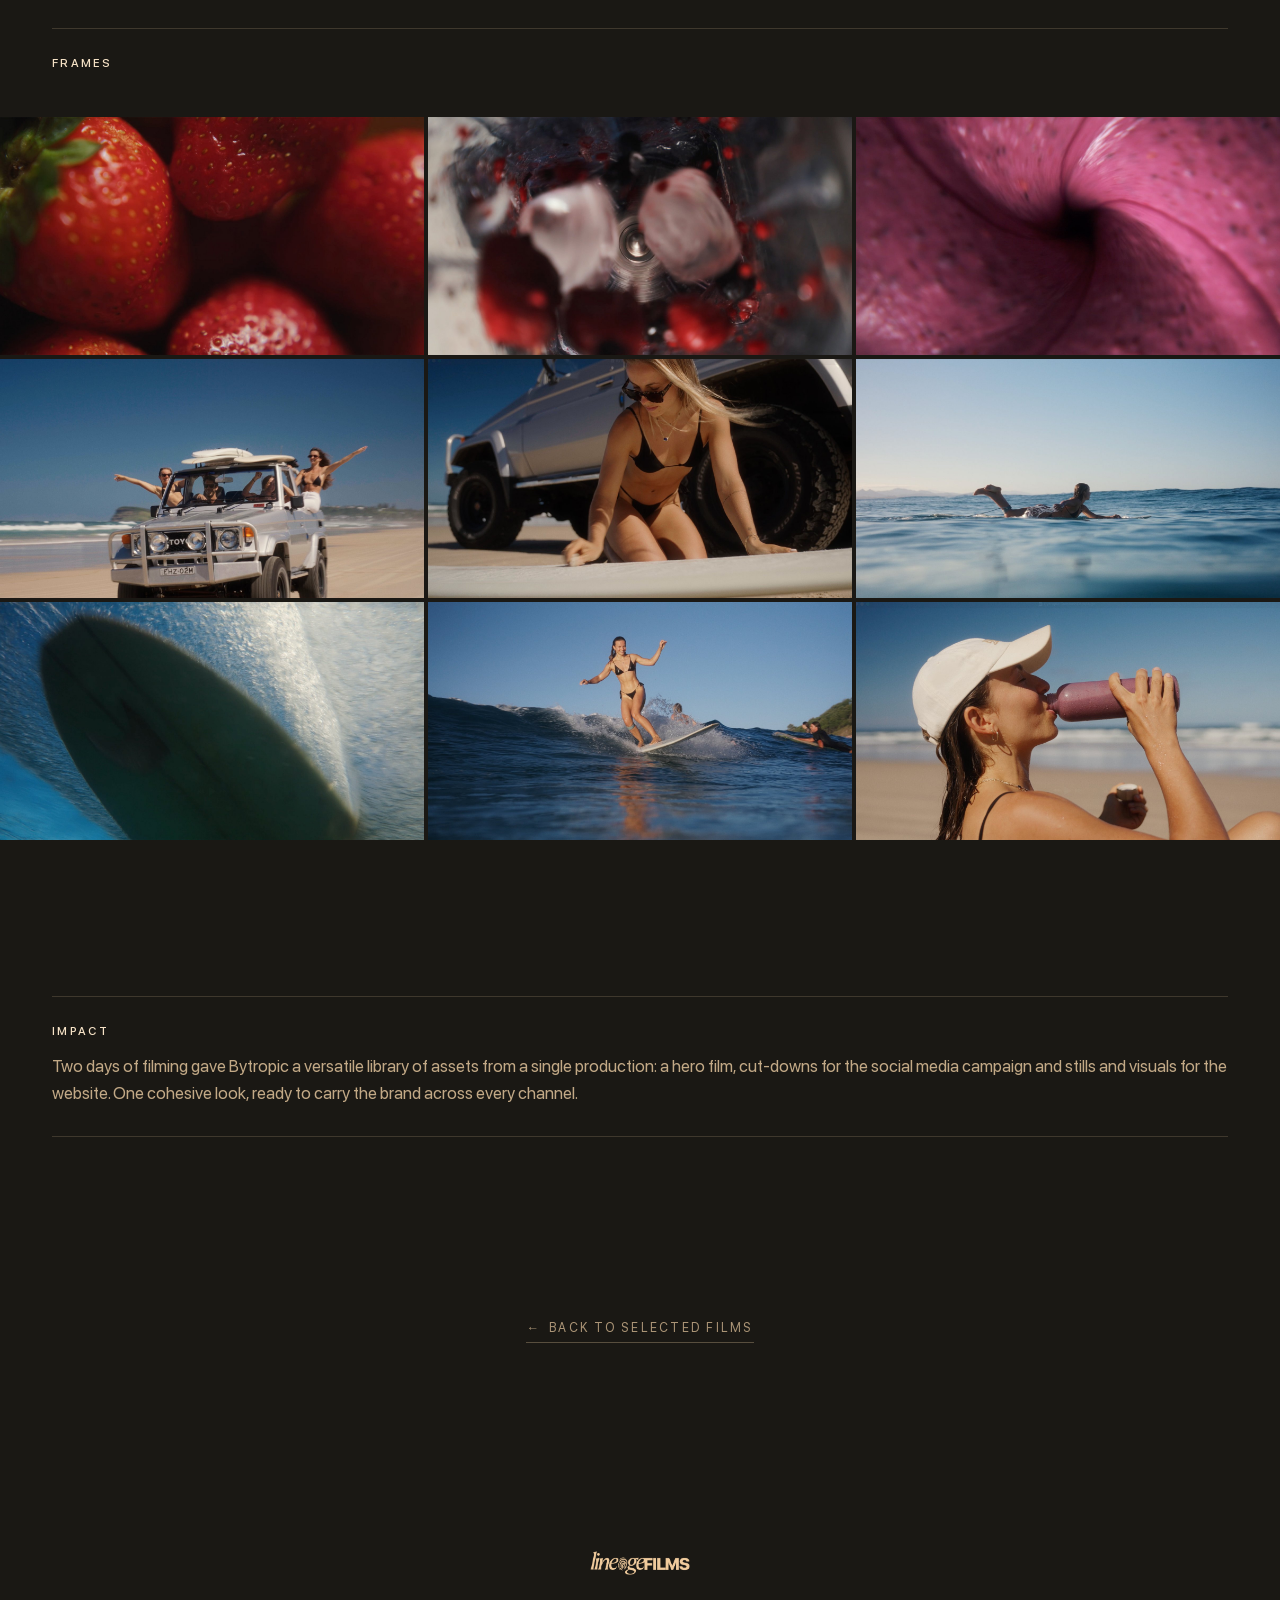
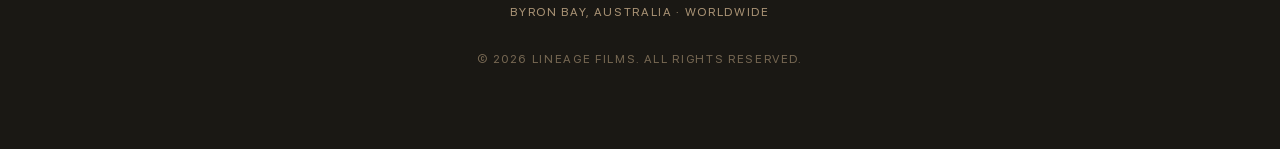
<file: work/bytropic-nutrition.html>
<!doctype html>
<html lang="en">
  <head>
    <meta charset="utf-8" />
    <meta name="viewport" content="width=device-width, initial-scale=1, viewport-fit=cover" />
    <meta name="theme-color" content="#1a1814" />

    <title>Bytropic Nutrition — Brand Film | Byron Bay Brand Films — Lineage Films</title>
    <meta name="description" content="Brand film for Bytropic Nutrition by Lineage Films, a Byron Bay cinematic film studio. Brand films for health, wellness and lifestyle brands across Australia." />

    <meta property="og:type" content="article" />
    <meta property="og:site_name" content="Lineage Films" />
    <meta property="og:title" content="Bytropic Nutrition — Brand Film | Lineage Films" />
    <meta property="og:description" content="Brand film for Bytropic Nutrition by Lineage Films, a Byron Bay cinematic film studio. Brand films for health, wellness and lifestyle brands across Australia." />
    <meta property="og:url" content="https://lineagefilms.com.au/work/bytropic-nutrition.html" />
    <meta property="og:image" content="https://lineagefilms.com.au/public/images/og-image.jpg" />
    <meta property="og:locale" content="en_AU" />
        <link rel="canonical" href="https://lineagefilms.com.au/work/bytropic-nutrition.html" />
    <meta name="twitter:card" content="summary_large_image" />

    
    <meta name="author" content="Lineage Films" />
    <meta name="geo.region" content="AU-NSW" />
    <meta name="geo.placename" content="Byron Bay" />
    <meta name="geo.position" content="-28.6474;153.6020" />
    <meta name="ICBM" content="-28.6474, 153.6020" />

    <link rel="icon" href="/public/Logo%20Light.png" type="image/png" sizes="any" />
    <link rel="apple-touch-icon" href="/public/Logo%20Light.png" />


    <link rel="stylesheet" href="/css/styles.css" />
  </head>
  <body class="project-page">
    <header class="site-header site-header--solid" data-header>
      <a href="/" class="site-header__logo" aria-label="Lineage Films &mdash; home">
        <img src="/public/Lineage%20Script%20Logo.png" alt="Lineage Films" />
      </a>

      <button class="site-header__toggle" type="button" aria-expanded="false" aria-controls="primary-nav" data-nav-toggle>
        <span class="sr-only">Menu</span>
        <span class="site-header__toggle-bar" aria-hidden="true"></span>
        <span class="site-header__toggle-bar" aria-hidden="true"></span>
      </button>

      <nav id="primary-nav" class="site-nav" data-nav>
        <ul>
          <li><a href="/#services">Services</a></li>
          <li><a href="/#work">Work</a></li>
          <li><a href="/#approach">Approach</a></li>
          <li><a href="/#testimonials">Testimonials</a></li>
          <li><a href="/#contact" class="site-nav__cta">Contact</a></li>
        </ul>
      </nav>
    </header>

    <main>
      <!-- 1. Client / Project bar -->
      <section class="project-bar" aria-label="Project metadata">
        <div class="container project-bar__inner">
          <p class="project-bar__item">
            <span class="project-bar__label">Client:</span>
            <span class="project-bar__value">Bytropic</span>
          </p>
          <p class="project-bar__item project-bar__item--right">
            <span class="project-bar__label">Project:</span>
            <span class="project-bar__value">Bytropic Nutrition</span>
          </p>
        </div>
      </section>

      <!-- 2. Hero film -->
      <section class="project-hero" aria-label="Bytropic Nutrition film">
        <div class="container">
          <div class="project-hero__player">
            <iframe
              src="https://player.vimeo.com/video/1078502850?dnt=1&title=0&byline=0&portrait=0"
              title="Bytropic Nutrition"
              frameborder="0"
              allow="autoplay; fullscreen; picture-in-picture"
              allowfullscreen
            ></iframe>
          </div>
        </div>
      </section>

      <!-- 3. Project title block -->
      <section class="project-title-block">
        <div class="container">
          <h1 class="project-title">
            <span class="project-title__label">Project:</span>
            <span class="project-title__name">Bytropic Nutrition</span>
          </h1>
          <p class="project-title__genre">Brand Film</p>
        </div>
      </section>

      <!-- 4. About / Approach / Impact -->
      <section class="project-meta">
        <div class="container">
          <div class="project-meta__block">
            <h2 class="project-meta__heading">About</h2>
            <p class="project-meta__body">
              A commercial brand film for Bytropic Nutrition, made to anchor a campaign across social media, a hero film and website visuals. Built around the Byron Bay lifestyle, it places the product inside the everyday rhythm of the coast: the kitchen, the car, the surf and the water.
            </p>
          </div>

          <div class="project-meta__block">
            <h2 class="project-meta__heading">Approach</h2>
            <p class="project-meta__body">
              Pre-production followed by two shoots across two days. The first was an indoor day for the kitchen scenes and product close-ups; the second was a beach day for the car, surfing and underwater scenes. Throughout, we worked closely with the talent to capture the ideal Byron Bay lifestyle the product lives in.
            </p>
          </div>
        </div>
      </section>

      <!-- 5. Frames grid -->
      <section class="project-frames">
        <div class="container">
          <h2 class="project-frames__heading">Frames</h2>
        </div>
        <ul class="project-frames__grid">
          <li class="project-frames__item"><img src="/public/images/frames/bytropic-nutrition/01.jpg" alt="Bytropic Nutrition — frame 1" loading="lazy" decoding="async" /></li>
          <li class="project-frames__item"><img src="/public/images/frames/bytropic-nutrition/02.jpg" alt="Bytropic Nutrition — frame 2" loading="lazy" decoding="async" /></li>
          <li class="project-frames__item"><img src="/public/images/frames/bytropic-nutrition/03.jpg" alt="Bytropic Nutrition — frame 3" loading="lazy" decoding="async" /></li>
          <li class="project-frames__item"><img src="/public/images/frames/bytropic-nutrition/04.jpg" alt="Bytropic Nutrition — frame 4" loading="lazy" decoding="async" /></li>
          <li class="project-frames__item"><img src="/public/images/frames/bytropic-nutrition/05.jpg" alt="Bytropic Nutrition — frame 5" loading="lazy" decoding="async" /></li>
          <li class="project-frames__item"><img src="/public/images/frames/bytropic-nutrition/06.jpg" alt="Bytropic Nutrition — frame 6" loading="lazy" decoding="async" /></li>
          <li class="project-frames__item"><img src="/public/images/frames/bytropic-nutrition/07.jpg" alt="Bytropic Nutrition — frame 7" loading="lazy" decoding="async" /></li>
          <li class="project-frames__item"><img src="/public/images/frames/bytropic-nutrition/08.jpg" alt="Bytropic Nutrition — frame 8" loading="lazy" decoding="async" /></li>
          <li class="project-frames__item"><img src="/public/images/frames/bytropic-nutrition/09.jpg" alt="Bytropic Nutrition — frame 9" loading="lazy" decoding="async" /></li>
        </ul>
      </section>

      <!-- Impact -->
      <section class="project-meta project-meta--impact">
        <div class="container">
          <div class="project-meta__block">
            <h2 class="project-meta__heading">Impact</h2>
            <p class="project-meta__body">
              Two days of filming gave Bytropic a versatile library of assets from a single production: a hero film, cut-downs for the social media campaign and stills and visuals for the website. One cohesive look, ready to carry the brand across every channel.
            </p>
          </div>
        </div>
      </section>

      <!-- 6. Back to work -->
      <section class="project-back">
        <div class="container project-back__inner">
          <a href="/#work" class="project-back__link">
            <span aria-hidden="true">&larr;</span> Back to selected films
          </a>
        </div>
      </section>
    </main>

    <footer class="site-footer">
      <div class="container site-footer__inner">
        <div class="site-footer__brand">
          <img src="/public/Proper%20Logo.png" alt="Lineage Films" />
        </div>
        <p class="site-footer__meta">Byron Bay, Australia &middot; Worldwide</p>
        <p class="site-footer__copy">&copy; <span data-year>2026</span> Lineage Films. All rights reserved.</p>
      </div>
    </footer>

    <script src="https://player.vimeo.com/api/player.js" defer></script>
    <script src="/js/main.js" defer></script>
  </body>
</html>
</file>
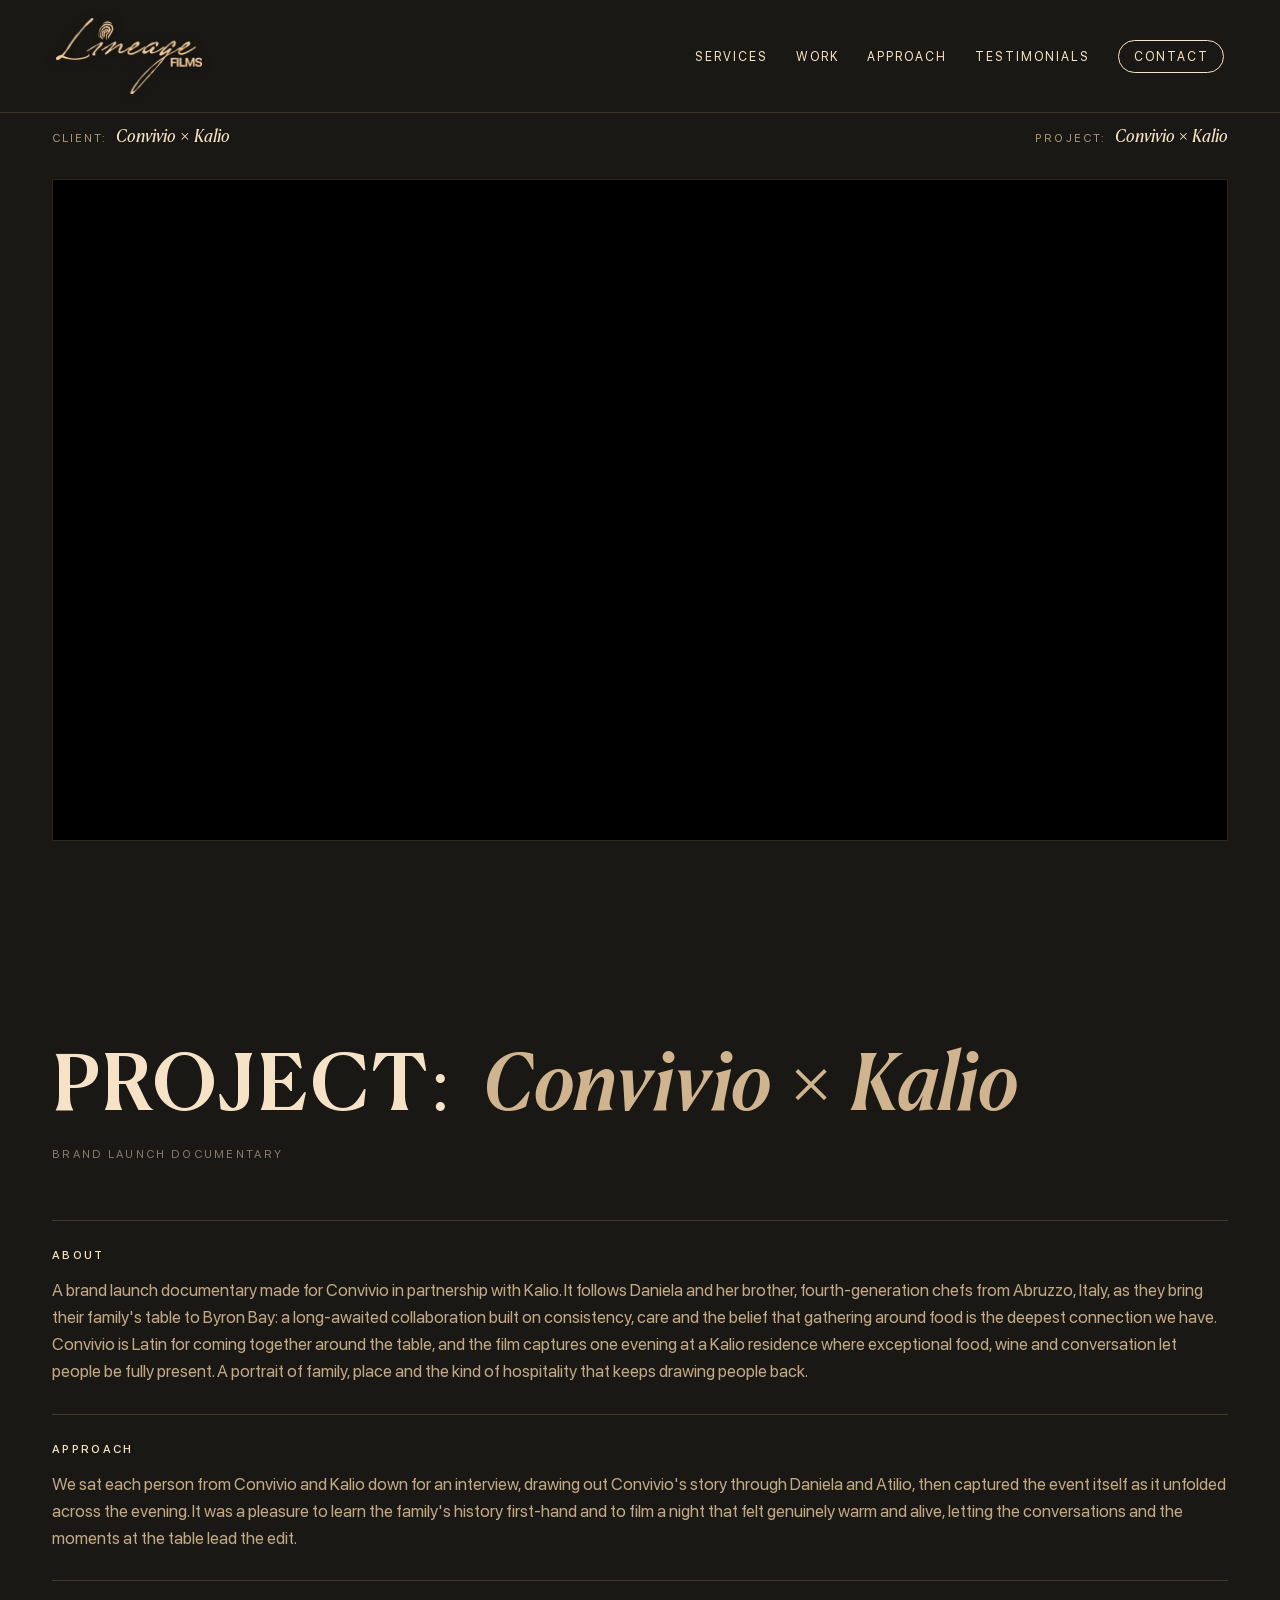
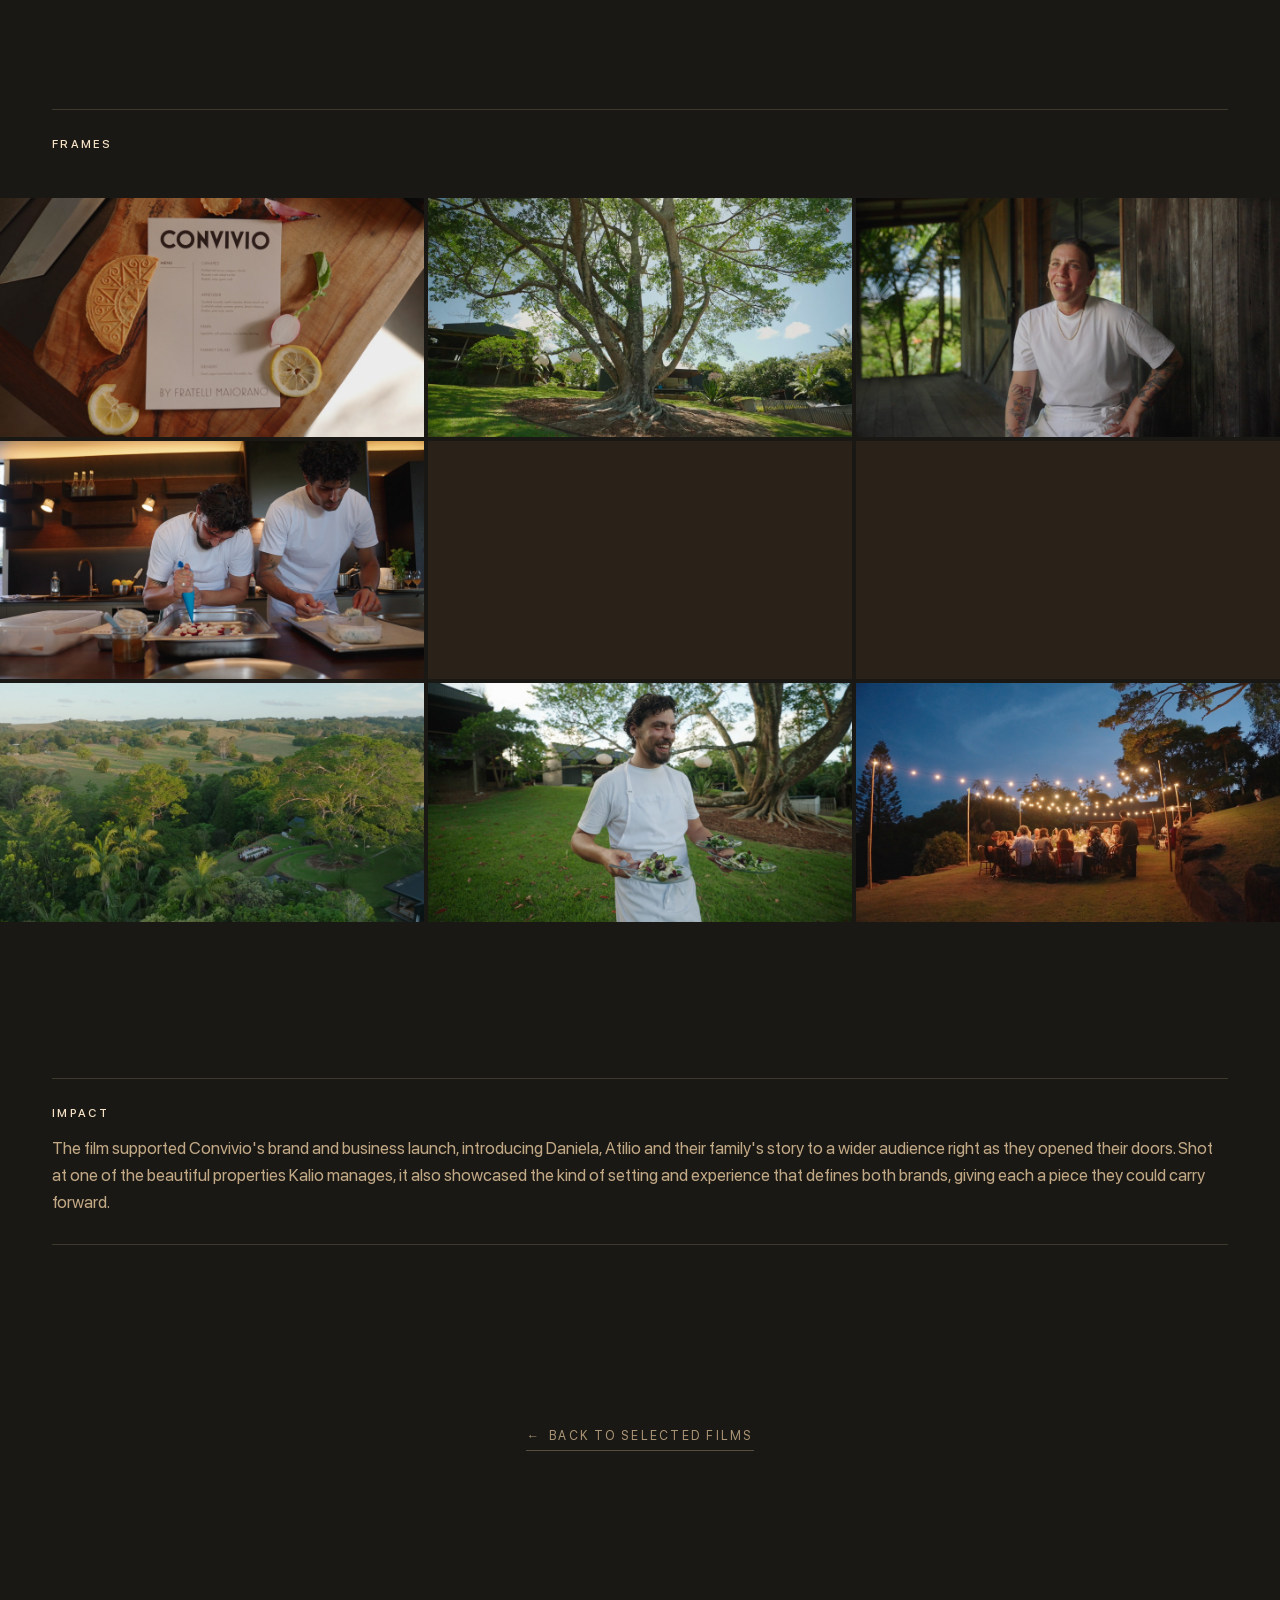
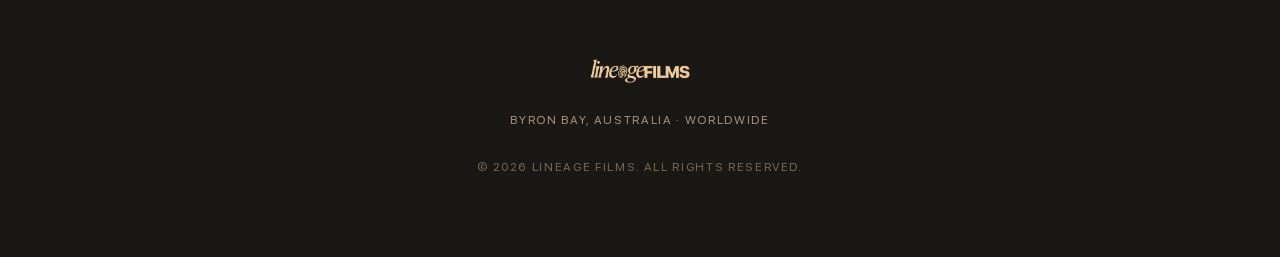
<file: work/convivio-kalio.html>
<!doctype html>
<html lang="en">
  <head>
    <meta charset="utf-8" />
    <meta name="viewport" content="width=device-width, initial-scale=1, viewport-fit=cover" />
    <meta name="theme-color" content="#1a1814" />

    <title>Convivio × Kalio — Brand Launch Documentary | Byron Bay Brand Films — Lineage Films</title>
    <meta name="description" content="Brand launch documentary for Convivio, hosted by Kalio. Cinematic brand film produced by Lineage Films, a Byron Bay video production studio." />

    <meta property="og:type" content="article" />
    <meta property="og:site_name" content="Lineage Films" />
    <meta property="og:title" content="Convivio × Kalio — Brand Launch Documentary | Lineage Films" />
    <meta property="og:description" content="Brand launch documentary for Convivio, hosted by Kalio. Cinematic brand film produced by Lineage Films, a Byron Bay video production studio." />
    <meta property="og:url" content="https://lineagefilms.com.au/work/convivio-kalio.html" />
    <meta property="og:image" content="https://lineagefilms.com.au/public/images/og-image.jpg" />
    <meta property="og:locale" content="en_AU" />
        <link rel="canonical" href="https://lineagefilms.com.au/work/convivio-kalio.html" />
    <meta name="twitter:card" content="summary_large_image" />

    
    <meta name="author" content="Lineage Films" />
    <meta name="geo.region" content="AU-NSW" />
    <meta name="geo.placename" content="Byron Bay" />
    <meta name="geo.position" content="-28.6474;153.6020" />
    <meta name="ICBM" content="-28.6474, 153.6020" />

    <link rel="icon" href="/public/Logo%20Light.png" type="image/png" sizes="any" />
    <link rel="apple-touch-icon" href="/public/Logo%20Light.png" />


    <link rel="stylesheet" href="/css/styles.css" />
  </head>
  <body class="project-page">
    <header class="site-header site-header--solid" data-header>
      <a href="/" class="site-header__logo" aria-label="Lineage Films &mdash; home">
        <img src="/public/Lineage%20Script%20Logo.png" alt="Lineage Films" />
      </a>

      <button class="site-header__toggle" type="button" aria-expanded="false" aria-controls="primary-nav" data-nav-toggle>
        <span class="sr-only">Menu</span>
        <span class="site-header__toggle-bar" aria-hidden="true"></span>
        <span class="site-header__toggle-bar" aria-hidden="true"></span>
      </button>

      <nav id="primary-nav" class="site-nav" data-nav>
        <ul>
          <li><a href="/#services">Services</a></li>
          <li><a href="/#work">Work</a></li>
          <li><a href="/#approach">Approach</a></li>
          <li><a href="/#testimonials">Testimonials</a></li>
          <li><a href="/#contact" class="site-nav__cta">Contact</a></li>
        </ul>
      </nav>
    </header>

    <main>
      <!-- 1. Client / Project bar -->
      <section class="project-bar" aria-label="Project metadata">
        <div class="container project-bar__inner">
          <p class="project-bar__item">
            <span class="project-bar__label">Client:</span>
            <span class="project-bar__value">Convivio &times; Kalio</span>
          </p>
          <p class="project-bar__item project-bar__item--right">
            <span class="project-bar__label">Project:</span>
            <span class="project-bar__value">Convivio &times; Kalio</span>
          </p>
        </div>
      </section>

      <!-- 2. Hero film -->
      <section class="project-hero" aria-label="Convivio x Kalio film">
        <div class="container">
          <div class="project-hero__player">
            <iframe
              src="https://player.vimeo.com/video/1190337593?dnt=1&title=0&byline=0&portrait=0"
              title="Convivio x Kalio"
              frameborder="0"
              allow="autoplay; fullscreen; picture-in-picture"
              allowfullscreen
            ></iframe>
          </div>
        </div>
      </section>

      <!-- 3. Project title block -->
      <section class="project-title-block">
        <div class="container">
          <h1 class="project-title">
            <span class="project-title__label">Project:</span>
            <span class="project-title__name">Convivio &times; Kalio</span>
          </h1>
          <p class="project-title__genre">Brand Launch Documentary</p>
        </div>
      </section>

      <!-- 4. About / Approach / Impact -->
      <section class="project-meta">
        <div class="container">
          <div class="project-meta__block">
            <h2 class="project-meta__heading">About</h2>
            <p class="project-meta__body">
              A brand launch documentary made for Convivio in partnership with Kalio. It follows Daniela and her brother, fourth-generation chefs from Abruzzo, Italy, as they bring their family's table to Byron Bay: a long-awaited collaboration built on consistency, care and the belief that gathering around food is the deepest connection we have. Convivio is Latin for coming together around the table, and the film captures one evening at a Kalio residence where exceptional food, wine and conversation let people be fully present. A portrait of family, place and the kind of hospitality that keeps drawing people back.
            </p>
          </div>

          <div class="project-meta__block">
            <h2 class="project-meta__heading">Approach</h2>
            <p class="project-meta__body">
              We sat each person from Convivio and Kalio down for an interview, drawing out Convivio's story through Daniela and Atilio, then captured the event itself as it unfolded across the evening. It was a pleasure to learn the family's history first-hand and to film a night that felt genuinely warm and alive, letting the conversations and the moments at the table lead the edit.
            </p>
          </div>
        </div>
      </section>

      <!-- 5. Frames grid -->
      <section class="project-frames">
        <div class="container">
          <h2 class="project-frames__heading">Frames</h2>
        </div>
        <ul class="project-frames__grid">
          <li class="project-frames__item"><img src="/public/images/frames/convivio-kalio/01.jpg" alt="Convivio × Kalio — frame 1" loading="lazy" decoding="async" /></li>
          <li class="project-frames__item"><img src="/public/images/frames/convivio-kalio/02.jpg" alt="Convivio × Kalio — frame 2" loading="lazy" decoding="async" /></li>
          <li class="project-frames__item"><img src="/public/images/frames/convivio-kalio/03.jpg" alt="Convivio × Kalio — frame 3" loading="lazy" decoding="async" /></li>
          <li class="project-frames__item"><img src="/public/images/frames/convivio-kalio/04.jpg" alt="Convivio × Kalio — frame 4" loading="lazy" decoding="async" /></li>
          <li class="project-frames__item"><img src="/public/images/frames/convivio-kalio/05.jpg" alt="Convivio × Kalio — frame 5" loading="lazy" decoding="async" /></li>
          <li class="project-frames__item"><img src="/public/images/frames/convivio-kalio/06.jpg" alt="Convivio × Kalio — frame 6" loading="lazy" decoding="async" /></li>
          <li class="project-frames__item"><img src="/public/images/frames/convivio-kalio/07.jpg" alt="Convivio × Kalio — frame 7" loading="lazy" decoding="async" /></li>
          <li class="project-frames__item"><img src="/public/images/frames/convivio-kalio/08.jpg" alt="Convivio × Kalio — frame 8" loading="lazy" decoding="async" /></li>
          <li class="project-frames__item"><img src="/public/images/frames/convivio-kalio/09.jpg" alt="Convivio × Kalio — frame 9" loading="lazy" decoding="async" /></li>
        </ul>
      </section>

      <!-- Impact -->
      <section class="project-meta project-meta--impact">
        <div class="container">
          <div class="project-meta__block">
            <h2 class="project-meta__heading">Impact</h2>
            <p class="project-meta__body">
              The film supported Convivio's brand and business launch, introducing Daniela, Atilio and their family's story to a wider audience right as they opened their doors. Shot at one of the beautiful properties Kalio manages, it also showcased the kind of setting and experience that defines both brands, giving each a piece they could carry forward.
            </p>
          </div>
        </div>
      </section>

      <!-- 6. Back to work -->
      <section class="project-back">
        <div class="container project-back__inner">
          <a href="/#work" class="project-back__link">
            <span aria-hidden="true">&larr;</span> Back to selected films
          </a>
        </div>
      </section>
    </main>

    <footer class="site-footer">
      <div class="container site-footer__inner">
        <div class="site-footer__brand">
          <img src="/public/Proper%20Logo.png" alt="Lineage Films" />
        </div>
        <p class="site-footer__meta">Byron Bay, Australia &middot; Worldwide</p>
        <p class="site-footer__copy">&copy; <span data-year>2026</span> Lineage Films. All rights reserved.</p>
      </div>
    </footer>

    <script src="https://player.vimeo.com/api/player.js" defer></script>
    <script src="/js/main.js" defer></script>
  </body>
</html>
</file>
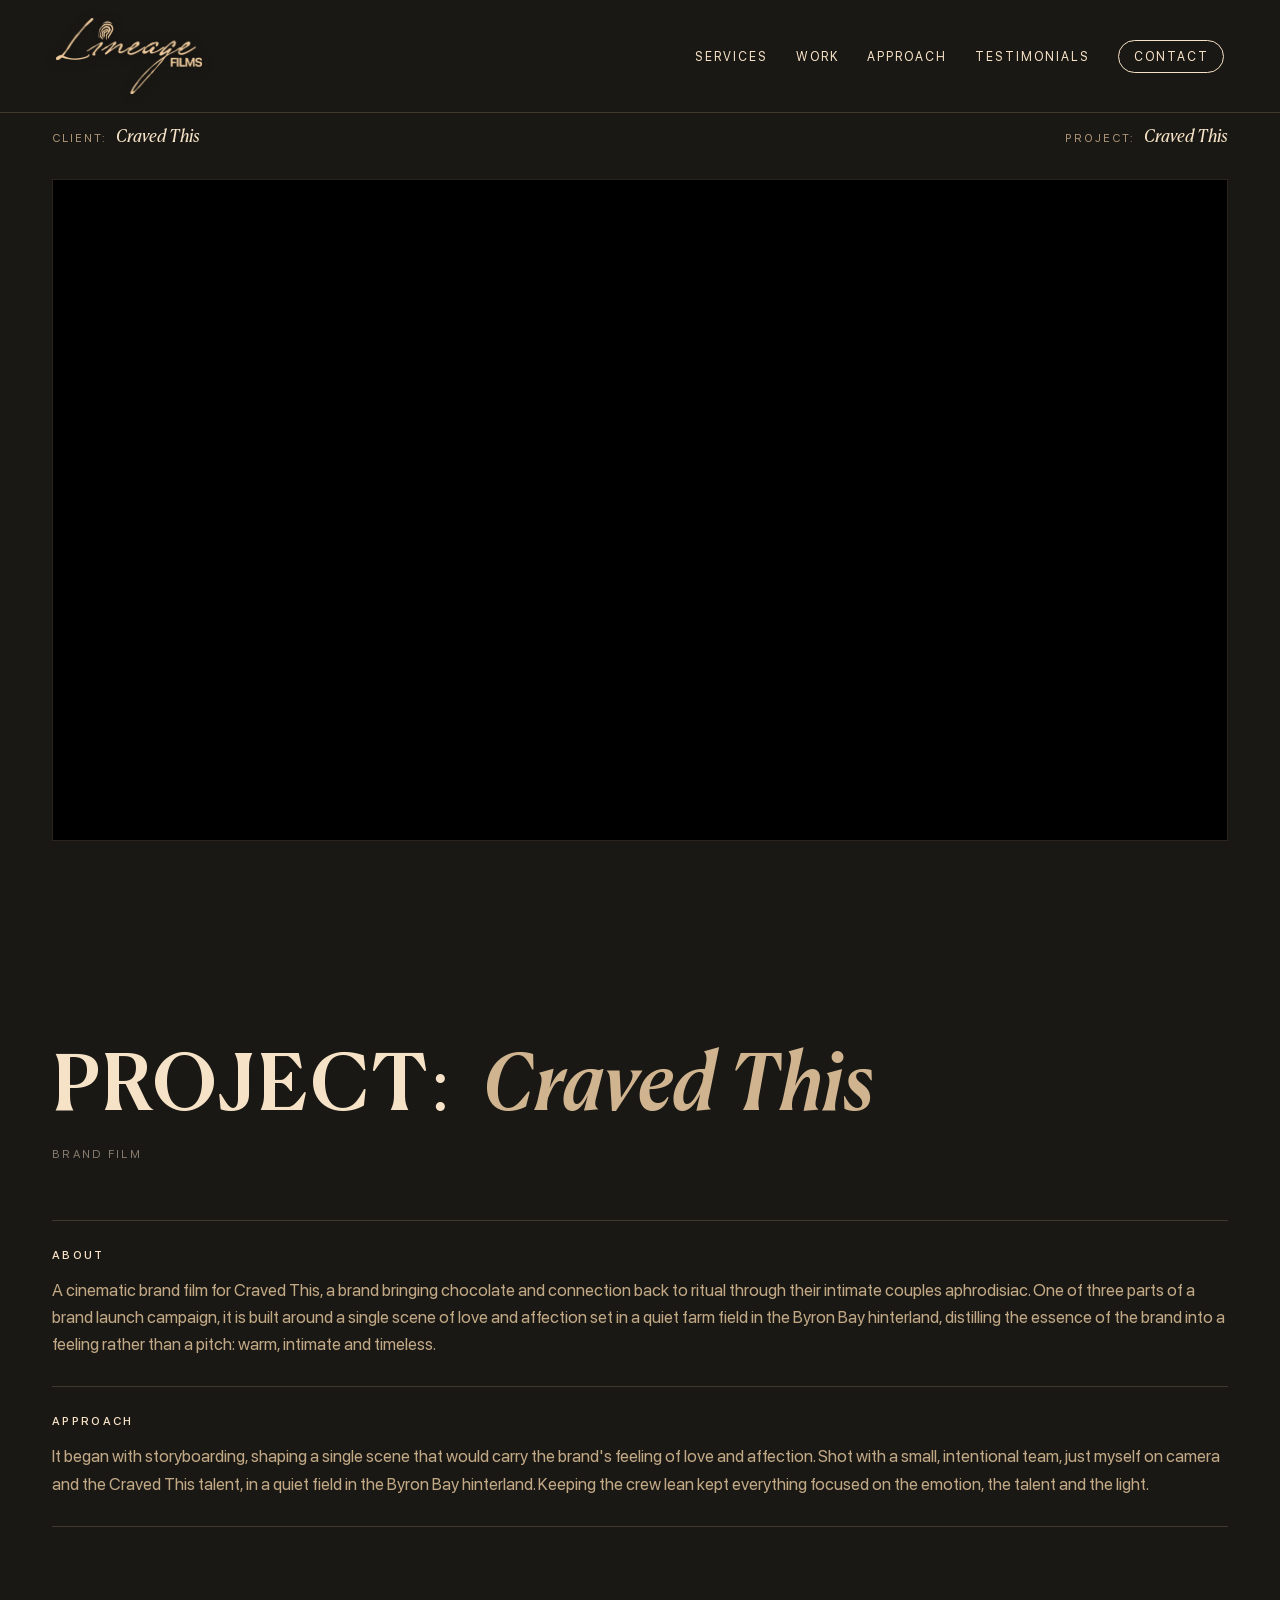
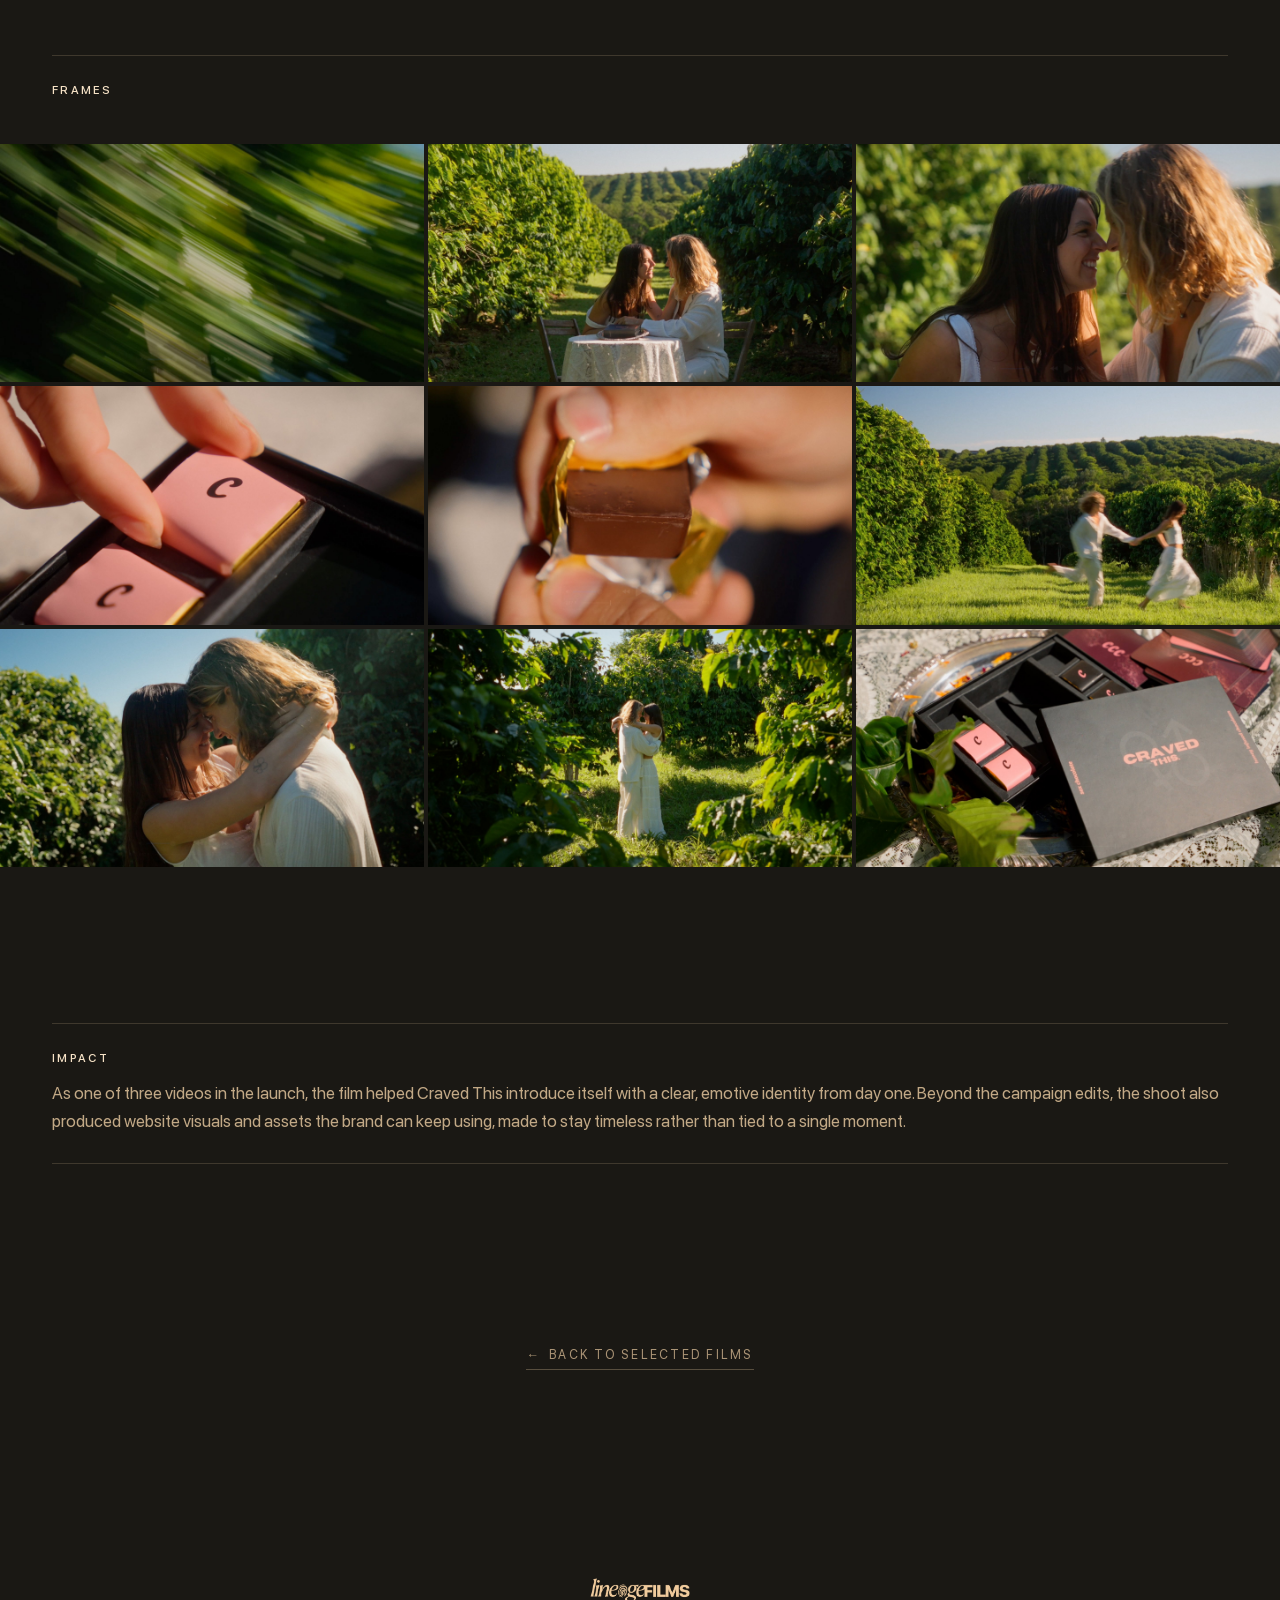
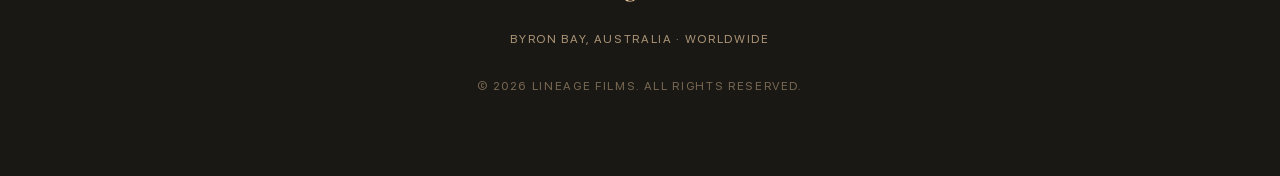
<file: work/craved-this.html>
<!doctype html>
<html lang="en">
  <head>
    <meta charset="utf-8" />
    <meta name="viewport" content="width=device-width, initial-scale=1, viewport-fit=cover" />
    <meta name="theme-color" content="#1a1814" />

    <title>Craved This — Brand Film | Byron Bay Brand Films — Lineage Films</title>
    <meta name="description" content="Craved This — a cinematic brand film produced by Lineage Films, Byron Bay. Brand films for soulful operators across the Northern Rivers and worldwide." />

    <meta property="og:type" content="article" />
    <meta property="og:site_name" content="Lineage Films" />
    <meta property="og:title" content="Craved This — Brand Film | Lineage Films" />
    <meta property="og:description" content="Craved This — a cinematic brand film produced by Lineage Films, Byron Bay. Brand films for soulful operators across the Northern Rivers and worldwide." />
    <meta property="og:url" content="https://lineagefilms.com.au/work/craved-this.html" />
    <meta property="og:image" content="https://lineagefilms.com.au/public/images/og-image.jpg" />
    <meta property="og:locale" content="en_AU" />
        <link rel="canonical" href="https://lineagefilms.com.au/work/craved-this.html" />
    <meta name="twitter:card" content="summary_large_image" />

    
    <meta name="author" content="Lineage Films" />
    <meta name="geo.region" content="AU-NSW" />
    <meta name="geo.placename" content="Byron Bay" />
    <meta name="geo.position" content="-28.6474;153.6020" />
    <meta name="ICBM" content="-28.6474, 153.6020" />

    <link rel="icon" href="/public/Logo%20Light.png" type="image/png" sizes="any" />
    <link rel="apple-touch-icon" href="/public/Logo%20Light.png" />


    <link rel="stylesheet" href="/css/styles.css" />
  </head>
  <body class="project-page">
    <header class="site-header site-header--solid" data-header>
      <a href="/" class="site-header__logo" aria-label="Lineage Films &mdash; home">
        <img src="/public/Lineage%20Script%20Logo.png" alt="Lineage Films" />
      </a>

      <button class="site-header__toggle" type="button" aria-expanded="false" aria-controls="primary-nav" data-nav-toggle>
        <span class="sr-only">Menu</span>
        <span class="site-header__toggle-bar" aria-hidden="true"></span>
        <span class="site-header__toggle-bar" aria-hidden="true"></span>
      </button>

      <nav id="primary-nav" class="site-nav" data-nav>
        <ul>
          <li><a href="/#services">Services</a></li>
          <li><a href="/#work">Work</a></li>
          <li><a href="/#approach">Approach</a></li>
          <li><a href="/#testimonials">Testimonials</a></li>
          <li><a href="/#contact" class="site-nav__cta">Contact</a></li>
        </ul>
      </nav>
    </header>

    <main>
      <!-- 1. Client / Project bar -->
      <section class="project-bar" aria-label="Project metadata">
        <div class="container project-bar__inner">
          <p class="project-bar__item">
            <span class="project-bar__label">Client:</span>
            <span class="project-bar__value">Craved This</span>
          </p>
          <p class="project-bar__item project-bar__item--right">
            <span class="project-bar__label">Project:</span>
            <span class="project-bar__value">Craved This</span>
          </p>
        </div>
      </section>

      <!-- 2. Hero film -->
      <section class="project-hero" aria-label="Craved This film">
        <div class="container">
          <div class="project-hero__player">
            <iframe
              src="https://player.vimeo.com/video/1181461629?dnt=1&title=0&byline=0&portrait=0"
              title="Craved This"
              frameborder="0"
              allow="autoplay; fullscreen; picture-in-picture"
              allowfullscreen
            ></iframe>
          </div>
        </div>
      </section>

      <!-- 3. Project title block -->
      <section class="project-title-block">
        <div class="container">
          <h1 class="project-title">
            <span class="project-title__label">Project:</span>
            <span class="project-title__name">Craved This</span>
          </h1>
          <p class="project-title__genre">Brand Film</p>
        </div>
      </section>

      <!-- 4. About / Approach / Impact -->
      <section class="project-meta">
        <div class="container">
          <div class="project-meta__block">
            <h2 class="project-meta__heading">About</h2>
            <p class="project-meta__body">
              A cinematic brand film for Craved This, a brand bringing chocolate and connection back to ritual through their intimate couples aphrodisiac. One of three parts of a brand launch campaign, it is built around a single scene of love and affection set in a quiet farm field in the Byron Bay hinterland, distilling the essence of the brand into a feeling rather than a pitch: warm, intimate and timeless.
            </p>
          </div>

          <div class="project-meta__block">
            <h2 class="project-meta__heading">Approach</h2>
            <p class="project-meta__body">
              It began with storyboarding, shaping a single scene that would carry the brand's feeling of love and affection. Shot with a small, intentional team, just myself on camera and the Craved This talent, in a quiet field in the Byron Bay hinterland. Keeping the crew lean kept everything focused on the emotion, the talent and the light.
            </p>
          </div>
        </div>
      </section>

      <!-- 5. Frames grid -->
      <section class="project-frames">
        <div class="container">
          <h2 class="project-frames__heading">Frames</h2>
        </div>
        <ul class="project-frames__grid">
          <li class="project-frames__item"><img src="/public/images/frames/craved-this/01.jpg" alt="Craved This — frame 1" loading="lazy" decoding="async" /></li>
          <li class="project-frames__item"><img src="/public/images/frames/craved-this/02.jpg" alt="Craved This — frame 2" loading="lazy" decoding="async" /></li>
          <li class="project-frames__item"><img src="/public/images/frames/craved-this/03.jpg" alt="Craved This — frame 3" loading="lazy" decoding="async" /></li>
          <li class="project-frames__item"><img src="/public/images/frames/craved-this/04.jpg" alt="Craved This — frame 4" loading="lazy" decoding="async" /></li>
          <li class="project-frames__item"><img src="/public/images/frames/craved-this/05.jpg" alt="Craved This — frame 5" loading="lazy" decoding="async" /></li>
          <li class="project-frames__item"><img src="/public/images/frames/craved-this/06.jpg" alt="Craved This — frame 6" loading="lazy" decoding="async" /></li>
          <li class="project-frames__item"><img src="/public/images/frames/craved-this/07.jpg" alt="Craved This — frame 7" loading="lazy" decoding="async" /></li>
          <li class="project-frames__item"><img src="/public/images/frames/craved-this/08.jpg" alt="Craved This — frame 8" loading="lazy" decoding="async" /></li>
          <li class="project-frames__item"><img src="/public/images/frames/craved-this/09.jpg" alt="Craved This — frame 9" loading="lazy" decoding="async" /></li>
        </ul>
      </section>

      <!-- Impact -->
      <section class="project-meta project-meta--impact">
        <div class="container">
          <div class="project-meta__block">
            <h2 class="project-meta__heading">Impact</h2>
            <p class="project-meta__body">
              As one of three videos in the launch, the film helped Craved This introduce itself with a clear, emotive identity from day one. Beyond the campaign edits, the shoot also produced website visuals and assets the brand can keep using, made to stay timeless rather than tied to a single moment.
            </p>
          </div>
        </div>
      </section>

      <!-- 6. Back to work -->
      <section class="project-back">
        <div class="container project-back__inner">
          <a href="/#work" class="project-back__link">
            <span aria-hidden="true">&larr;</span> Back to selected films
          </a>
        </div>
      </section>
    </main>

    <footer class="site-footer">
      <div class="container site-footer__inner">
        <div class="site-footer__brand">
          <img src="/public/Proper%20Logo.png" alt="Lineage Films" />
        </div>
        <p class="site-footer__meta">Byron Bay, Australia &middot; Worldwide</p>
        <p class="site-footer__copy">&copy; <span data-year>2026</span> Lineage Films. All rights reserved.</p>
      </div>
    </footer>

    <script src="https://player.vimeo.com/api/player.js" defer></script>
    <script src="/js/main.js" defer></script>
  </body>
</html>
</file>
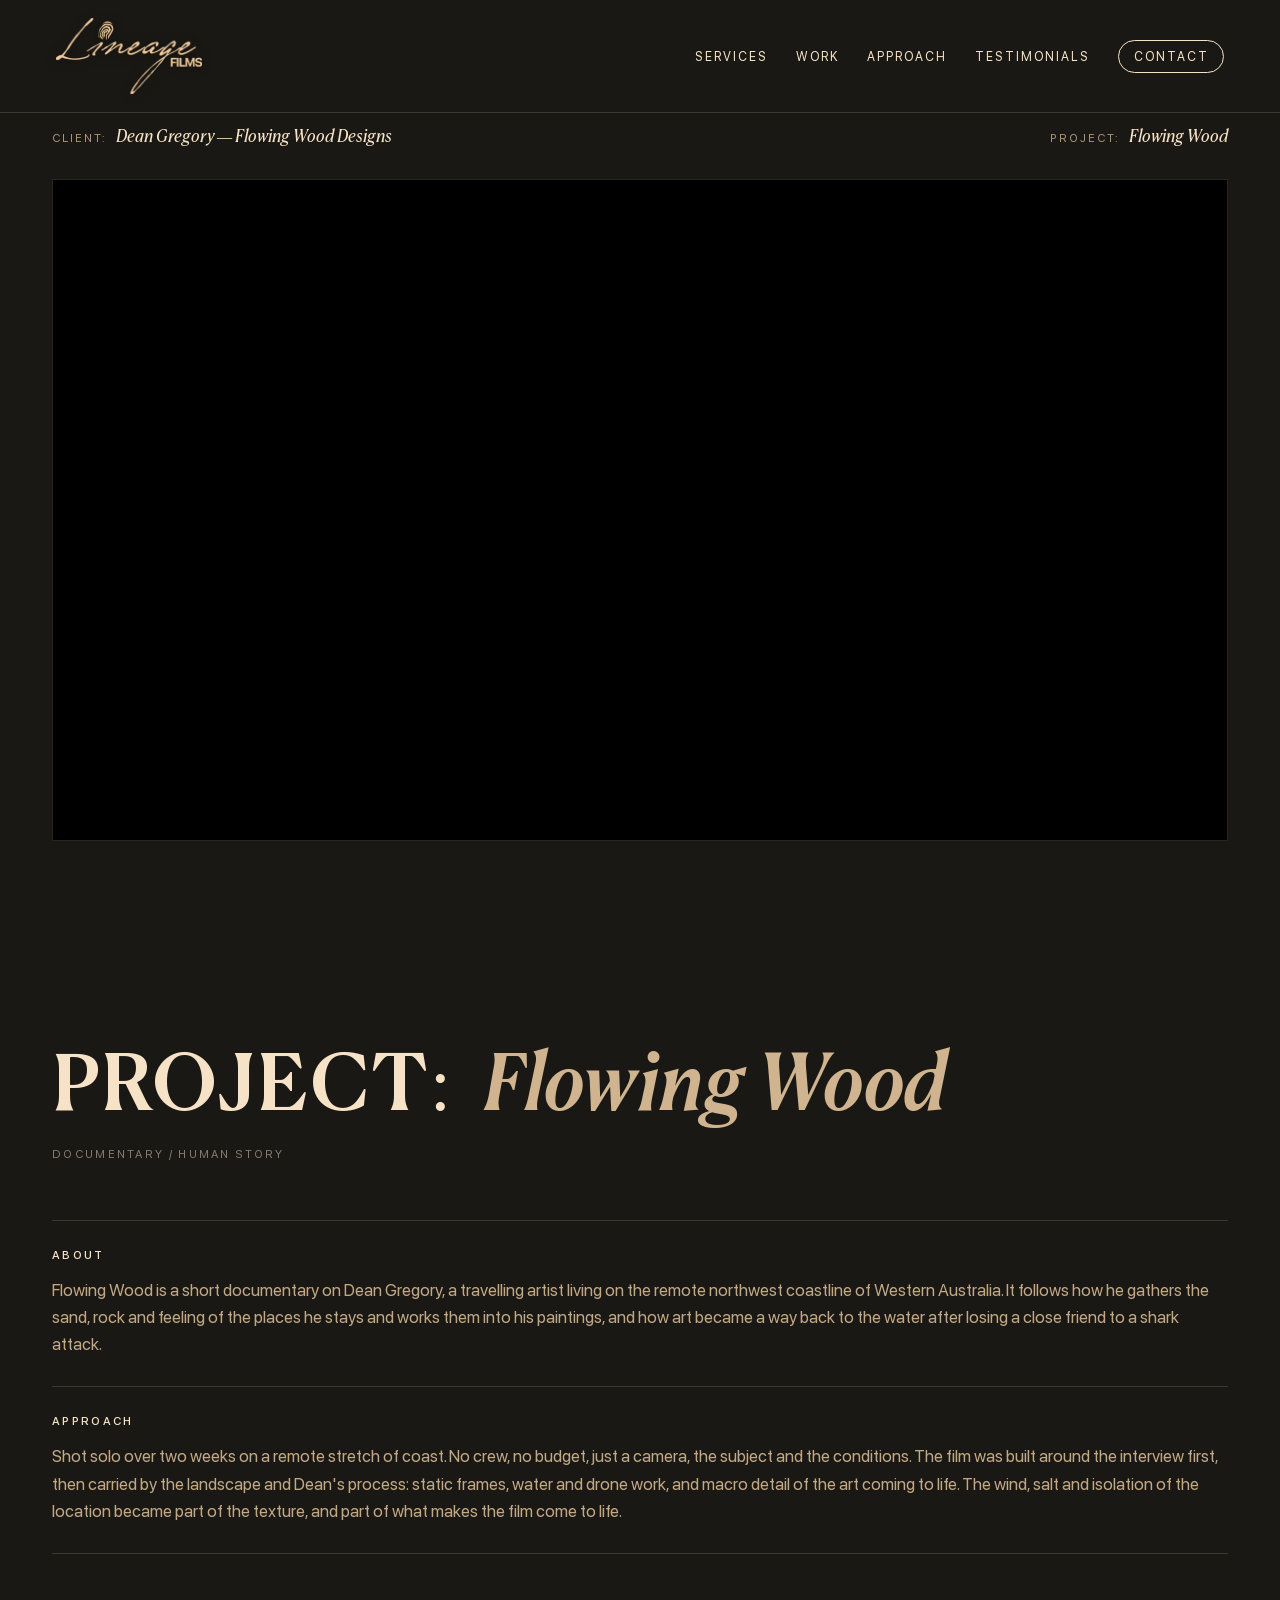
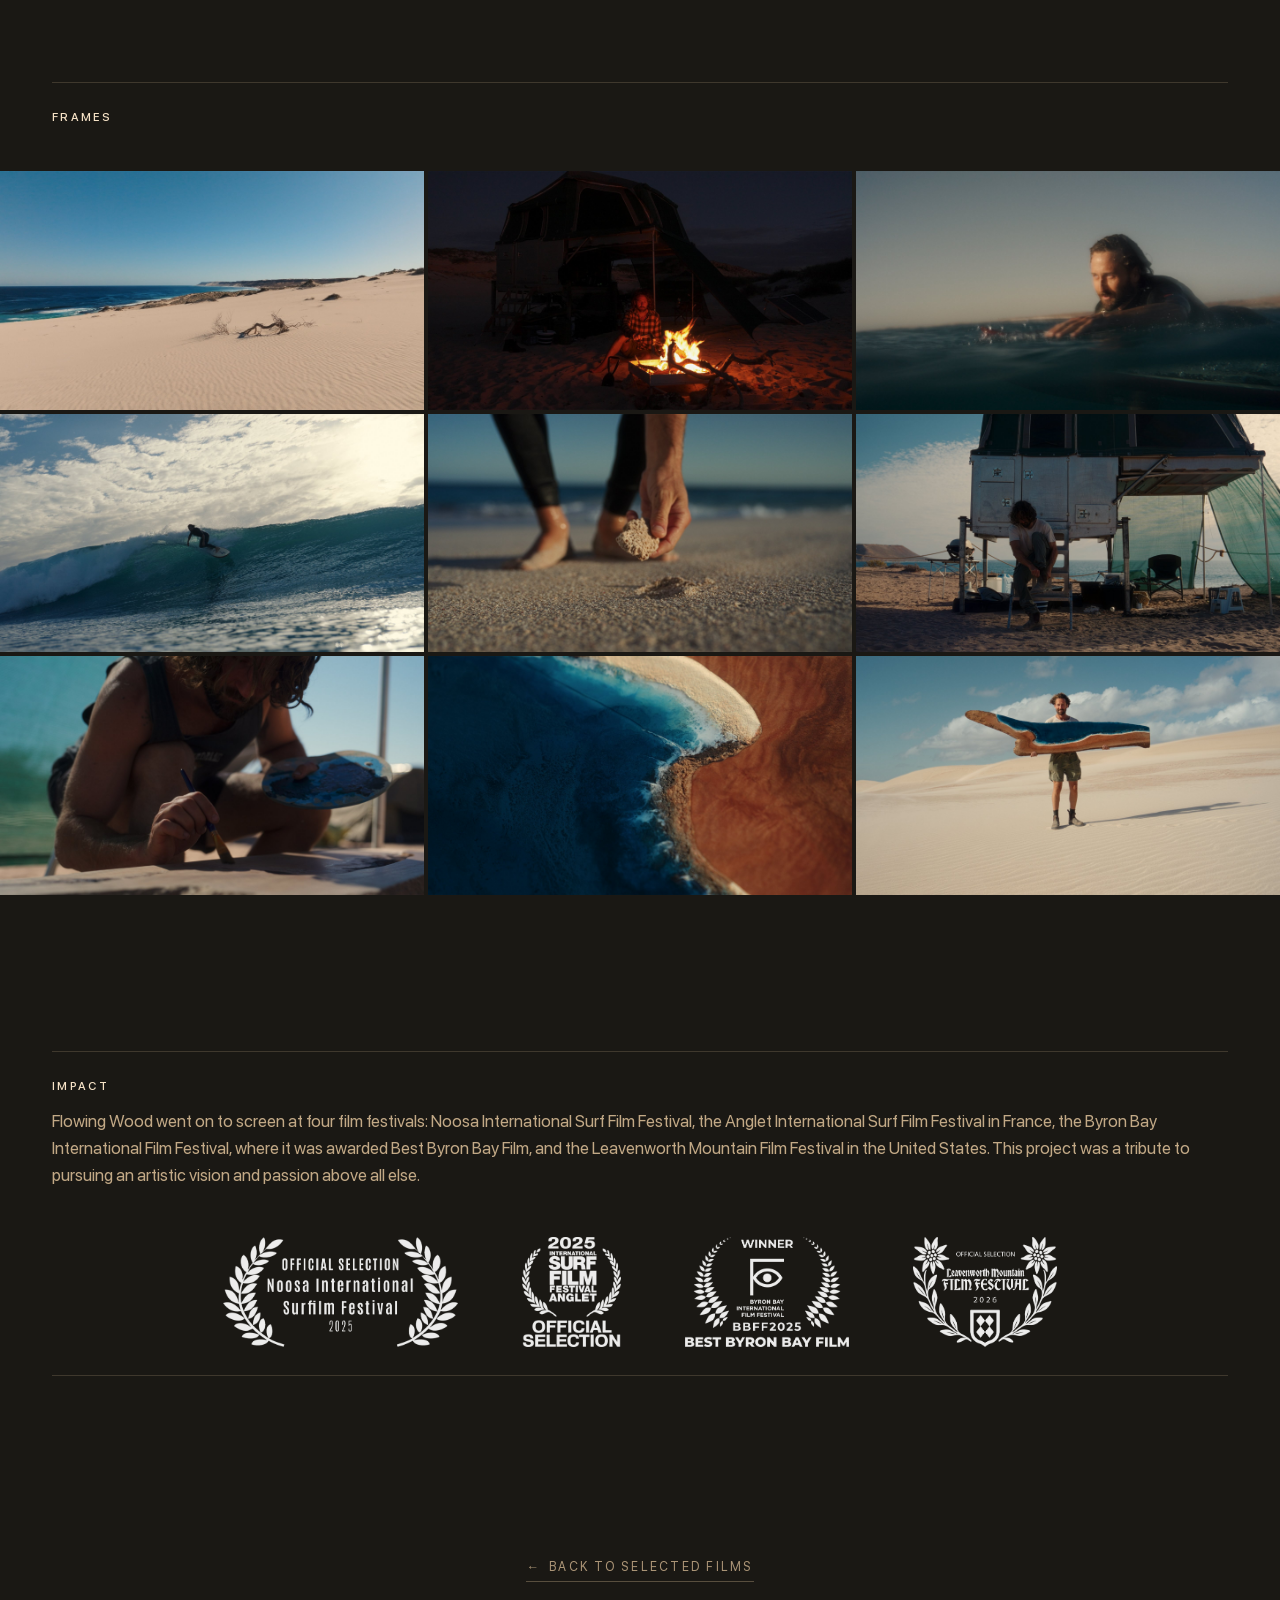
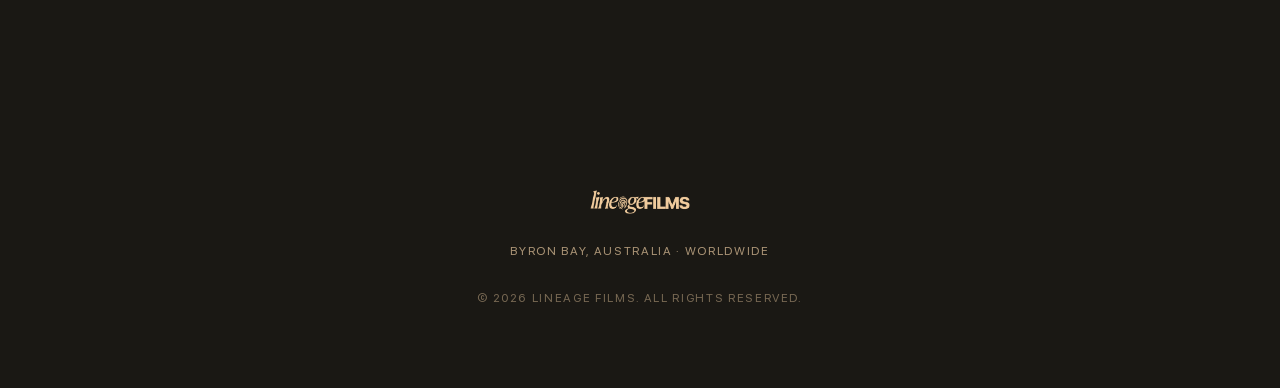
<file: work/flowing-wood.html>
<!doctype html>
<html lang="en">
  <head>
    <meta charset="utf-8" />
    <meta name="viewport" content="width=device-width, initial-scale=1, viewport-fit=cover" />
    <meta name="theme-color" content="#1a1814" />

    <title>Flowing Wood — Documentary / Human Story | Byron Bay Brand Films — Lineage Films</title>
    <meta name="description" content="Flowing Wood — a Lineage Films documentary about a human story carried forward through wood, hand and lineage. Cinematic film made in Byron Bay, available worldwide." />

    <meta property="og:type" content="article" />
    <meta property="og:site_name" content="Lineage Films" />
    <meta property="og:title" content="Flowing Wood — Documentary / Human Story | Lineage Films" />
    <meta property="og:description" content="Flowing Wood — a Lineage Films documentary about a human story carried forward through wood, hand and lineage. Cinematic film made in Byron Bay, available worldwide." />
    <meta property="og:url" content="https://lineagefilms.com.au/work/flowing-wood.html" />
    <meta property="og:image" content="https://lineagefilms.com.au/public/images/og-image.jpg" />
    <meta property="og:locale" content="en_AU" />
        <link rel="canonical" href="https://lineagefilms.com.au/work/flowing-wood.html" />
    <meta name="twitter:card" content="summary_large_image" />

    
    <meta name="author" content="Lineage Films" />
    <meta name="geo.region" content="AU-NSW" />
    <meta name="geo.placename" content="Byron Bay" />
    <meta name="geo.position" content="-28.6474;153.6020" />
    <meta name="ICBM" content="-28.6474, 153.6020" />

    <link rel="icon" href="/public/Logo%20Light.png" type="image/png" sizes="any" />
    <link rel="apple-touch-icon" href="/public/Logo%20Light.png" />


    <link rel="stylesheet" href="/css/styles.css" />
  </head>
  <body class="project-page">
    <header class="site-header site-header--solid" data-header>
      <a href="/" class="site-header__logo" aria-label="Lineage Films &mdash; home">
        <img src="/public/Lineage%20Script%20Logo.png" alt="Lineage Films" />
      </a>

      <button class="site-header__toggle" type="button" aria-expanded="false" aria-controls="primary-nav" data-nav-toggle>
        <span class="sr-only">Menu</span>
        <span class="site-header__toggle-bar" aria-hidden="true"></span>
        <span class="site-header__toggle-bar" aria-hidden="true"></span>
      </button>

      <nav id="primary-nav" class="site-nav" data-nav>
        <ul>
          <li><a href="/#services">Services</a></li>
          <li><a href="/#work">Work</a></li>
          <li><a href="/#approach">Approach</a></li>
          <li><a href="/#testimonials">Testimonials</a></li>
          <li><a href="/#contact" class="site-nav__cta">Contact</a></li>
        </ul>
      </nav>
    </header>

    <main>
      <!-- 1. Client / Project bar -->
      <section class="project-bar" aria-label="Project metadata">
        <div class="container project-bar__inner">
          <p class="project-bar__item">
            <span class="project-bar__label">Client:</span>
            <span class="project-bar__value">Dean Gregory &mdash; Flowing Wood Designs</span>
          </p>
          <p class="project-bar__item project-bar__item--right">
            <span class="project-bar__label">Project:</span>
            <span class="project-bar__value">Flowing Wood</span>
          </p>
        </div>
      </section>

      <!-- 2. Hero film -->
      <section class="project-hero" aria-label="Flowing Wood film">
        <div class="container">
          <div class="project-hero__player">
            <iframe
              src="https://player.vimeo.com/video/1181767247?dnt=1&title=0&byline=0&portrait=0"
              title="Flowing Wood"
              frameborder="0"
              allow="autoplay; fullscreen; picture-in-picture"
              allowfullscreen
            ></iframe>
          </div>
        </div>
      </section>

      <!-- 3. Project title block -->
      <section class="project-title-block">
        <div class="container">
          <h1 class="project-title">
            <span class="project-title__label">Project:</span>
            <span class="project-title__name">Flowing Wood</span>
          </h1>
          <p class="project-title__genre">Documentary / Human Story</p>
        </div>
      </section>

      <!-- 4. About / Approach / Impact -->
      <section class="project-meta">
        <div class="container">
          <div class="project-meta__block">
            <h2 class="project-meta__heading">About</h2>
            <p class="project-meta__body">
              Flowing Wood is a short documentary on Dean Gregory, a travelling artist living on the remote northwest coastline of Western Australia. It follows how he gathers the sand, rock and feeling of the places he stays and works them into his paintings, and how art became a way back to the water after losing a close friend to a shark attack.
            </p>
          </div>

          <div class="project-meta__block">
            <h2 class="project-meta__heading">Approach</h2>
            <p class="project-meta__body">
              Shot solo over two weeks on a remote stretch of coast. No crew, no budget, just a camera, the subject and the conditions. The film was built around the interview first, then carried by the landscape and Dean's process: static frames, water and drone work, and macro detail of the art coming to life. The wind, salt and isolation of the location became part of the texture, and part of what makes the film come to life.
            </p>
          </div>
        </div>
      </section>

      <!-- 5. Frames grid -->
      <section class="project-frames">
        <div class="container">
          <h2 class="project-frames__heading">Frames</h2>
        </div>
        <ul class="project-frames__grid">
          <li class="project-frames__item"><img src="/public/images/frames/flowing-wood/01.jpg" alt="Flowing Wood — frame 1" loading="lazy" decoding="async" /></li>
          <li class="project-frames__item"><img src="/public/images/frames/flowing-wood/02.jpg" alt="Flowing Wood — frame 2" loading="lazy" decoding="async" /></li>
          <li class="project-frames__item"><img src="/public/images/frames/flowing-wood/03.jpg" alt="Flowing Wood — frame 3" loading="lazy" decoding="async" /></li>
          <li class="project-frames__item"><img src="/public/images/frames/flowing-wood/04.jpg" alt="Flowing Wood — frame 4" loading="lazy" decoding="async" /></li>
          <li class="project-frames__item"><img src="/public/images/frames/flowing-wood/05.jpg" alt="Flowing Wood — frame 5" loading="lazy" decoding="async" /></li>
          <li class="project-frames__item"><img src="/public/images/frames/flowing-wood/06.jpg" alt="Flowing Wood — frame 6" loading="lazy" decoding="async" /></li>
          <li class="project-frames__item"><img src="/public/images/frames/flowing-wood/07.jpg" alt="Flowing Wood — frame 7" loading="lazy" decoding="async" /></li>
          <li class="project-frames__item"><img src="/public/images/frames/flowing-wood/08.jpg" alt="Flowing Wood — frame 8" loading="lazy" decoding="async" /></li>
          <li class="project-frames__item"><img src="/public/images/frames/flowing-wood/09.jpg" alt="Flowing Wood — frame 9" loading="lazy" decoding="async" /></li>
        </ul>
      </section>

      <!-- 5b. Impact + festival laurels -->
      <section class="project-meta project-meta--impact">
        <div class="container">
          <div class="project-meta__block">
            <h2 class="project-meta__heading">Impact</h2>
            <p class="project-meta__body">
              Flowing Wood went on to screen at four film festivals: Noosa International Surf Film Festival, the Anglet International Surf Film Festival in France, the Byron Bay International Film Festival, where it was awarded Best Byron Bay Film, and the Leavenworth Mountain Film Festival in the United States. This project was a tribute to pursuing an artistic vision and passion above all else.
            </p>
            <ul class="project-laurels" aria-label="Festival selections">
              <li class="project-laurels__item">
                <img src="/public/images/laurels/noosa.png" alt="Noosa International Surf Film Festival — Official Selection" loading="lazy" decoding="async" />
              </li>
              <li class="project-laurels__item">
                <img src="/public/images/laurels/anglet.png" alt="Anglet International Surf Film Festival — Sélection Officielle 2025" loading="lazy" decoding="async" />
              </li>
              <li class="project-laurels__item">
                <img src="/public/images/laurels/byron.png" alt="Byron Bay International Film Festival — Best Byron Bay Film" loading="lazy" decoding="async" />
              </li>
              <li class="project-laurels__item">
                <img src="/public/images/laurels/leavenworth.png" alt="Leavenworth Mountain Film Festival — Official Selection" loading="lazy" decoding="async" />
              </li>
            </ul>
          </div>
        </div>
      </section>

      <!-- 6. Back to work -->
      <section class="project-back">
        <div class="container project-back__inner">
          <a href="/#work" class="project-back__link">
            <span aria-hidden="true">&larr;</span> Back to selected films
          </a>
        </div>
      </section>
    </main>

    <footer class="site-footer">
      <div class="container site-footer__inner">
        <div class="site-footer__brand">
          <img src="/public/Proper%20Logo.png" alt="Lineage Films" />
        </div>
        <p class="site-footer__meta">Byron Bay, Australia &middot; Worldwide</p>
        <p class="site-footer__copy">&copy; <span data-year>2026</span> Lineage Films. All rights reserved.</p>
      </div>
    </footer>

    <script src="https://player.vimeo.com/api/player.js" defer></script>
    <script src="/js/main.js" defer></script>
  </body>
</html>
</file>
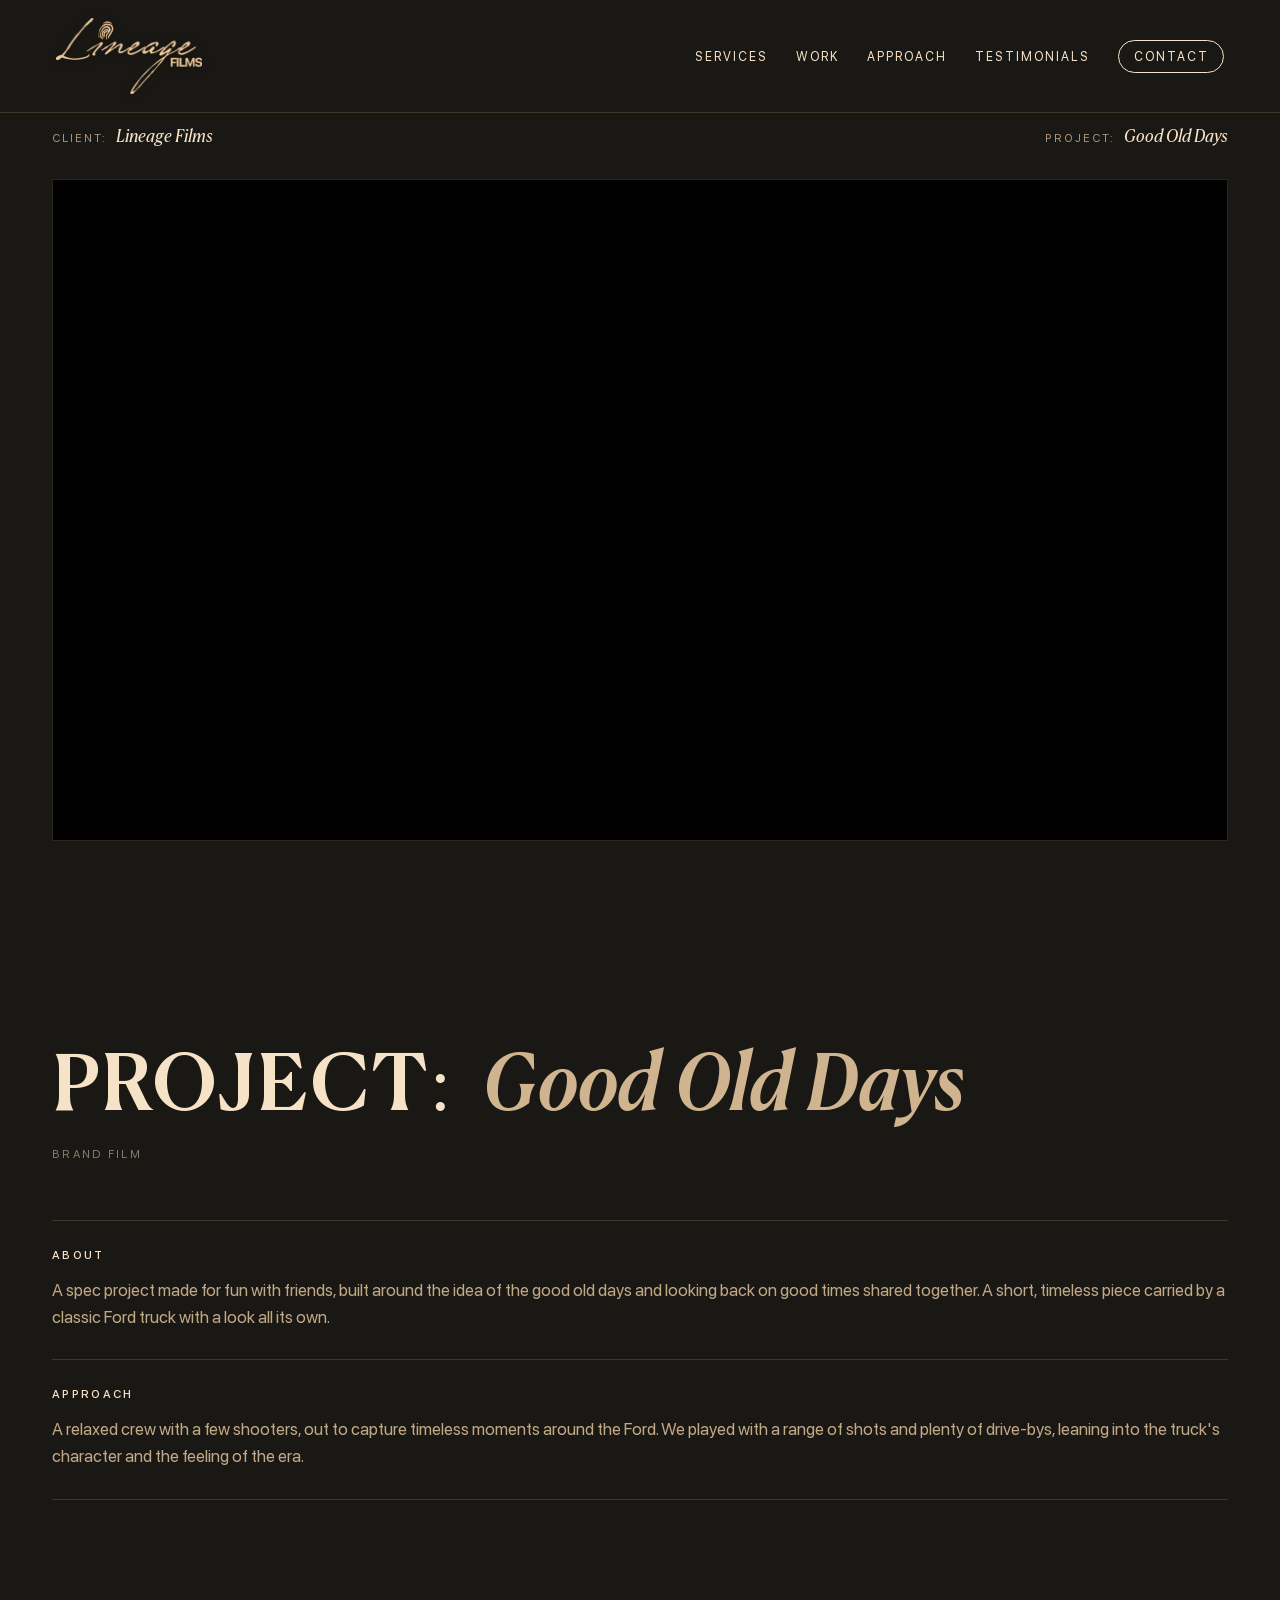
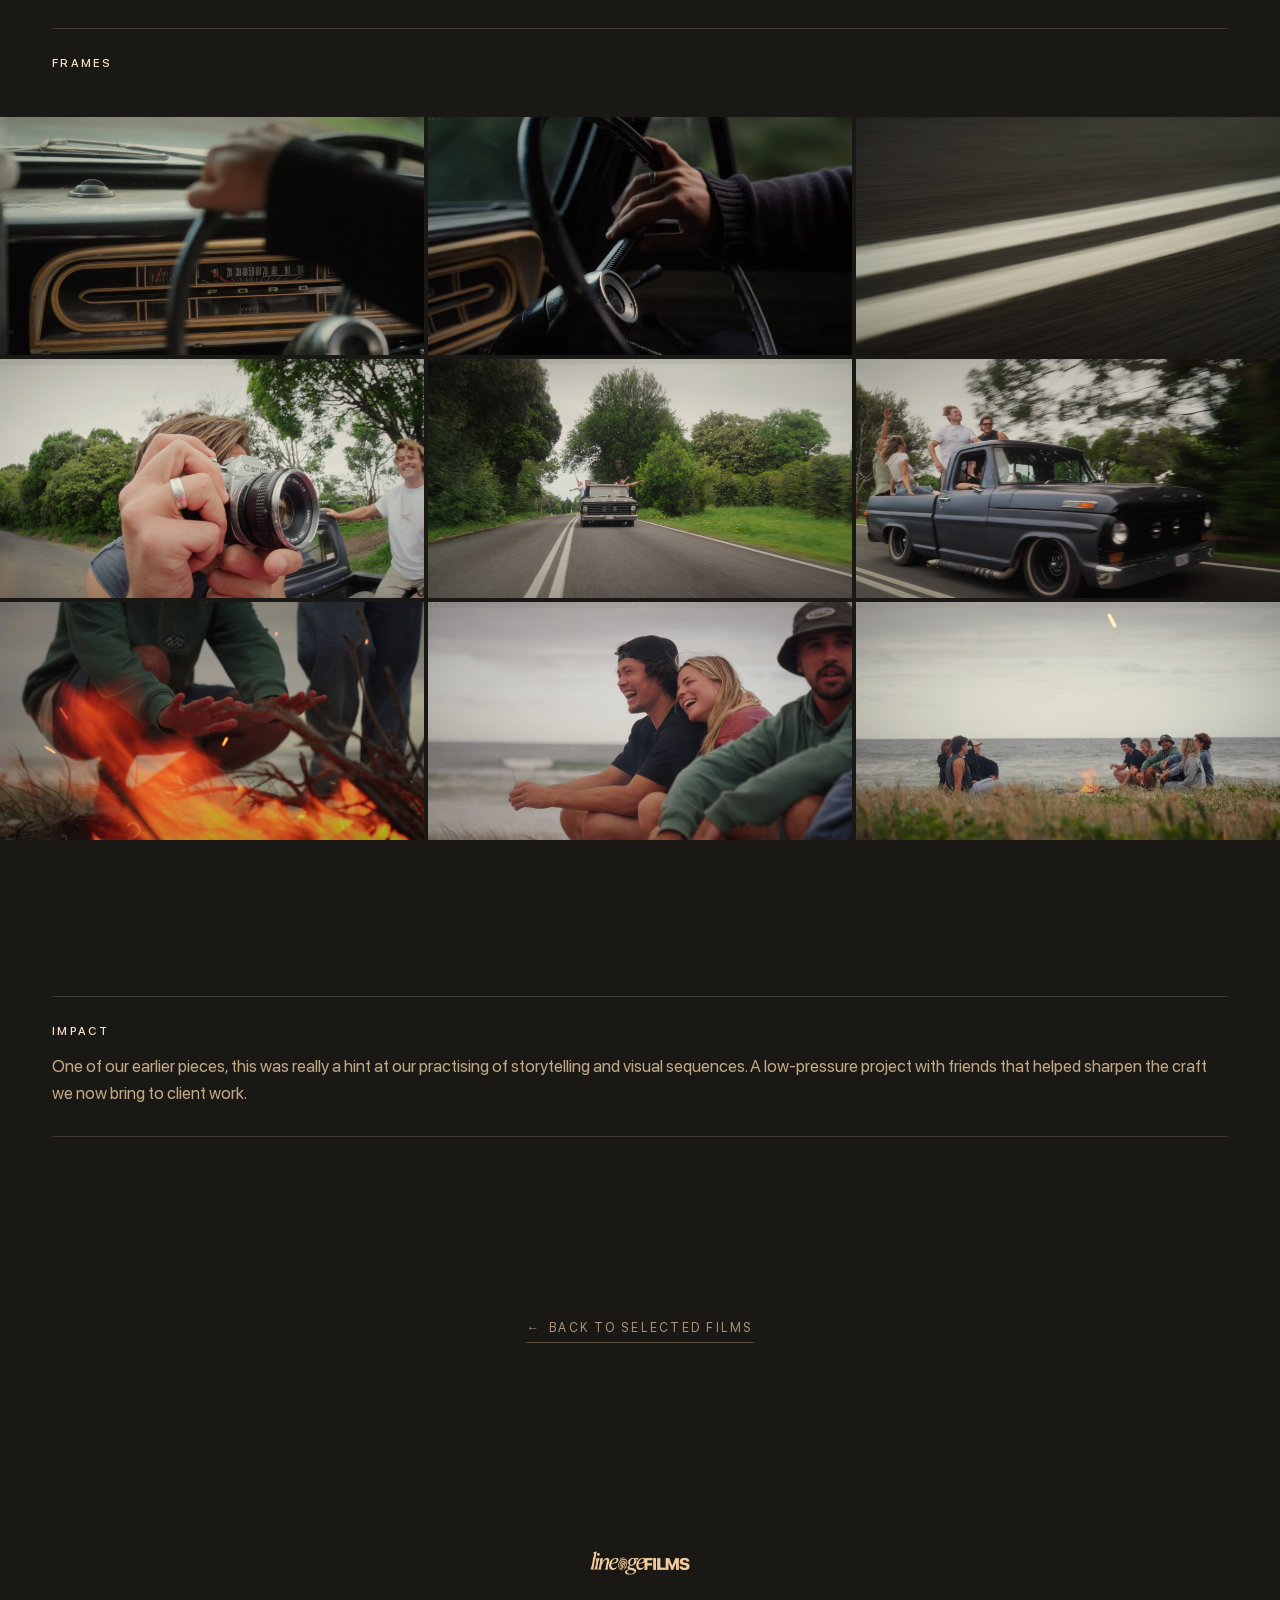
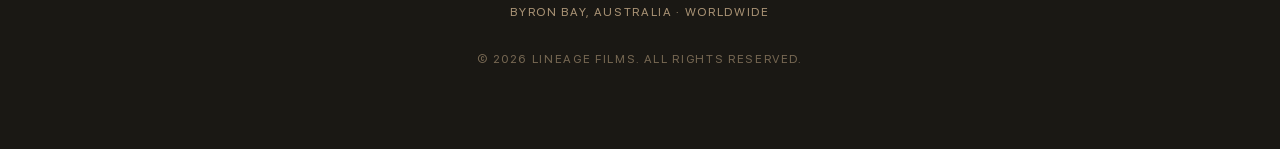
<file: work/good-old-days.html>
<!doctype html>
<html lang="en">
  <head>
    <meta charset="utf-8" />
    <meta name="viewport" content="width=device-width, initial-scale=1, viewport-fit=cover" />
    <meta name="theme-color" content="#1a1814" />

    <title>Good Old Days — Brand Film | Byron Bay Brand Films — Lineage Films</title>
    <meta name="description" content="Good Old Days — a cinematic film by Lineage Films, Byron Bay. Brand films and documentary work for operators building something that lasts." />

    <meta property="og:type" content="article" />
    <meta property="og:site_name" content="Lineage Films" />
    <meta property="og:title" content="Good Old Days — Brand Film | Lineage Films" />
    <meta property="og:description" content="Good Old Days — a cinematic film by Lineage Films, Byron Bay. Brand films and documentary work for operators building something that lasts." />
    <meta property="og:url" content="https://lineagefilms.com.au/work/good-old-days.html" />
    <meta property="og:image" content="https://lineagefilms.com.au/public/images/og-image.jpg" />
    <meta property="og:locale" content="en_AU" />
        <link rel="canonical" href="https://lineagefilms.com.au/work/good-old-days.html" />
    <meta name="twitter:card" content="summary_large_image" />

    
    <meta name="author" content="Lineage Films" />
    <meta name="geo.region" content="AU-NSW" />
    <meta name="geo.placename" content="Byron Bay" />
    <meta name="geo.position" content="-28.6474;153.6020" />
    <meta name="ICBM" content="-28.6474, 153.6020" />

    <link rel="icon" href="/public/Logo%20Light.png" type="image/png" sizes="any" />
    <link rel="apple-touch-icon" href="/public/Logo%20Light.png" />


    <link rel="stylesheet" href="/css/styles.css" />
  </head>
  <body class="project-page">
    <header class="site-header site-header--solid" data-header>
      <a href="/" class="site-header__logo" aria-label="Lineage Films &mdash; home">
        <img src="/public/Lineage%20Script%20Logo.png" alt="Lineage Films" />
      </a>

      <button class="site-header__toggle" type="button" aria-expanded="false" aria-controls="primary-nav" data-nav-toggle>
        <span class="sr-only">Menu</span>
        <span class="site-header__toggle-bar" aria-hidden="true"></span>
        <span class="site-header__toggle-bar" aria-hidden="true"></span>
      </button>

      <nav id="primary-nav" class="site-nav" data-nav>
        <ul>
          <li><a href="/#services">Services</a></li>
          <li><a href="/#work">Work</a></li>
          <li><a href="/#approach">Approach</a></li>
          <li><a href="/#testimonials">Testimonials</a></li>
          <li><a href="/#contact" class="site-nav__cta">Contact</a></li>
        </ul>
      </nav>
    </header>

    <main>
      <section class="project-bar" aria-label="Project metadata">
        <div class="container project-bar__inner">
          <p class="project-bar__item">
            <span class="project-bar__label">Client:</span>
            <span class="project-bar__value">Lineage Films</span>
          </p>
          <p class="project-bar__item project-bar__item--right">
            <span class="project-bar__label">Project:</span>
            <span class="project-bar__value">Good Old Days</span>
          </p>
        </div>
      </section>

      <section class="project-hero" aria-label="Good Old Days film">
        <div class="container">
          <div class="project-hero__player">
            <iframe src="https://player.vimeo.com/video/1037171037?dnt=1&title=0&byline=0&portrait=0" title="Good Old Days" frameborder="0" allow="autoplay; fullscreen; picture-in-picture" allowfullscreen></iframe>
          </div>
        </div>
      </section>

      <section class="project-title-block">
        <div class="container">
          <h1 class="project-title">
            <span class="project-title__label">Project:</span>
            <span class="project-title__name">Good Old Days</span>
          </h1>
          <p class="project-title__genre">Brand Film</p>
        </div>
      </section>

      <section class="project-meta">
        <div class="container">
          <div class="project-meta__block">
            <h2 class="project-meta__heading">About</h2>
            <p class="project-meta__body">
              A spec project made for fun with friends, built around the idea of the good old days and looking back on good times shared together. A short, timeless piece carried by a classic Ford truck with a look all its own.
            </p>
          </div>

          <div class="project-meta__block">
            <h2 class="project-meta__heading">Approach</h2>
            <p class="project-meta__body">
              A relaxed crew with a few shooters, out to capture timeless moments around the Ford. We played with a range of shots and plenty of drive-bys, leaning into the truck's character and the feeling of the era.
            </p>
          </div>
        </div>
      </section>

      <section class="project-frames">
        <div class="container">
          <h2 class="project-frames__heading">Frames</h2>
        </div>
        <ul class="project-frames__grid">
          <li class="project-frames__item"><img src="/public/images/frames/good-old-days/01.jpg" alt="Good Old Days — frame 1" loading="lazy" decoding="async" /></li>
          <li class="project-frames__item"><img src="/public/images/frames/good-old-days/02.jpg" alt="Good Old Days — frame 2" loading="lazy" decoding="async" /></li>
          <li class="project-frames__item"><img src="/public/images/frames/good-old-days/03.jpg" alt="Good Old Days — frame 3" loading="lazy" decoding="async" /></li>
          <li class="project-frames__item"><img src="/public/images/frames/good-old-days/04.jpg" alt="Good Old Days — frame 4" loading="lazy" decoding="async" /></li>
          <li class="project-frames__item"><img src="/public/images/frames/good-old-days/05.jpg" alt="Good Old Days — frame 5" loading="lazy" decoding="async" /></li>
          <li class="project-frames__item"><img src="/public/images/frames/good-old-days/06.jpg" alt="Good Old Days — frame 6" loading="lazy" decoding="async" /></li>
          <li class="project-frames__item"><img src="/public/images/frames/good-old-days/07.jpg" alt="Good Old Days — frame 7" loading="lazy" decoding="async" /></li>
          <li class="project-frames__item"><img src="/public/images/frames/good-old-days/08.jpg" alt="Good Old Days — frame 8" loading="lazy" decoding="async" /></li>
          <li class="project-frames__item"><img src="/public/images/frames/good-old-days/09.jpg" alt="Good Old Days — frame 9" loading="lazy" decoding="async" /></li>
        </ul>
      </section>

      <!-- Impact -->
      <section class="project-meta project-meta--impact">
        <div class="container">
          <div class="project-meta__block">
            <h2 class="project-meta__heading">Impact</h2>
            <p class="project-meta__body">
              One of our earlier pieces, this was really a hint at our practising of storytelling and visual sequences. A low-pressure project with friends that helped sharpen the craft we now bring to client work.
            </p>
          </div>
        </div>
      </section>

      <section class="project-back">
        <div class="container project-back__inner">
          <a href="/#work" class="project-back__link">
            <span aria-hidden="true">&larr;</span> Back to selected films
          </a>
        </div>
      </section>
    </main>

    <footer class="site-footer">
      <div class="container site-footer__inner">
        <div class="site-footer__brand">
          <img src="/public/Proper%20Logo.png" alt="Lineage Films" />
        </div>
        <p class="site-footer__meta">Byron Bay, Australia &middot; Worldwide</p>
        <p class="site-footer__copy">&copy; <span data-year>2026</span> Lineage Films. All rights reserved.</p>
      </div>
    </footer>

    <script src="https://player.vimeo.com/api/player.js" defer></script>
    <script src="/js/main.js" defer></script>
  </body>
</html>
</file>
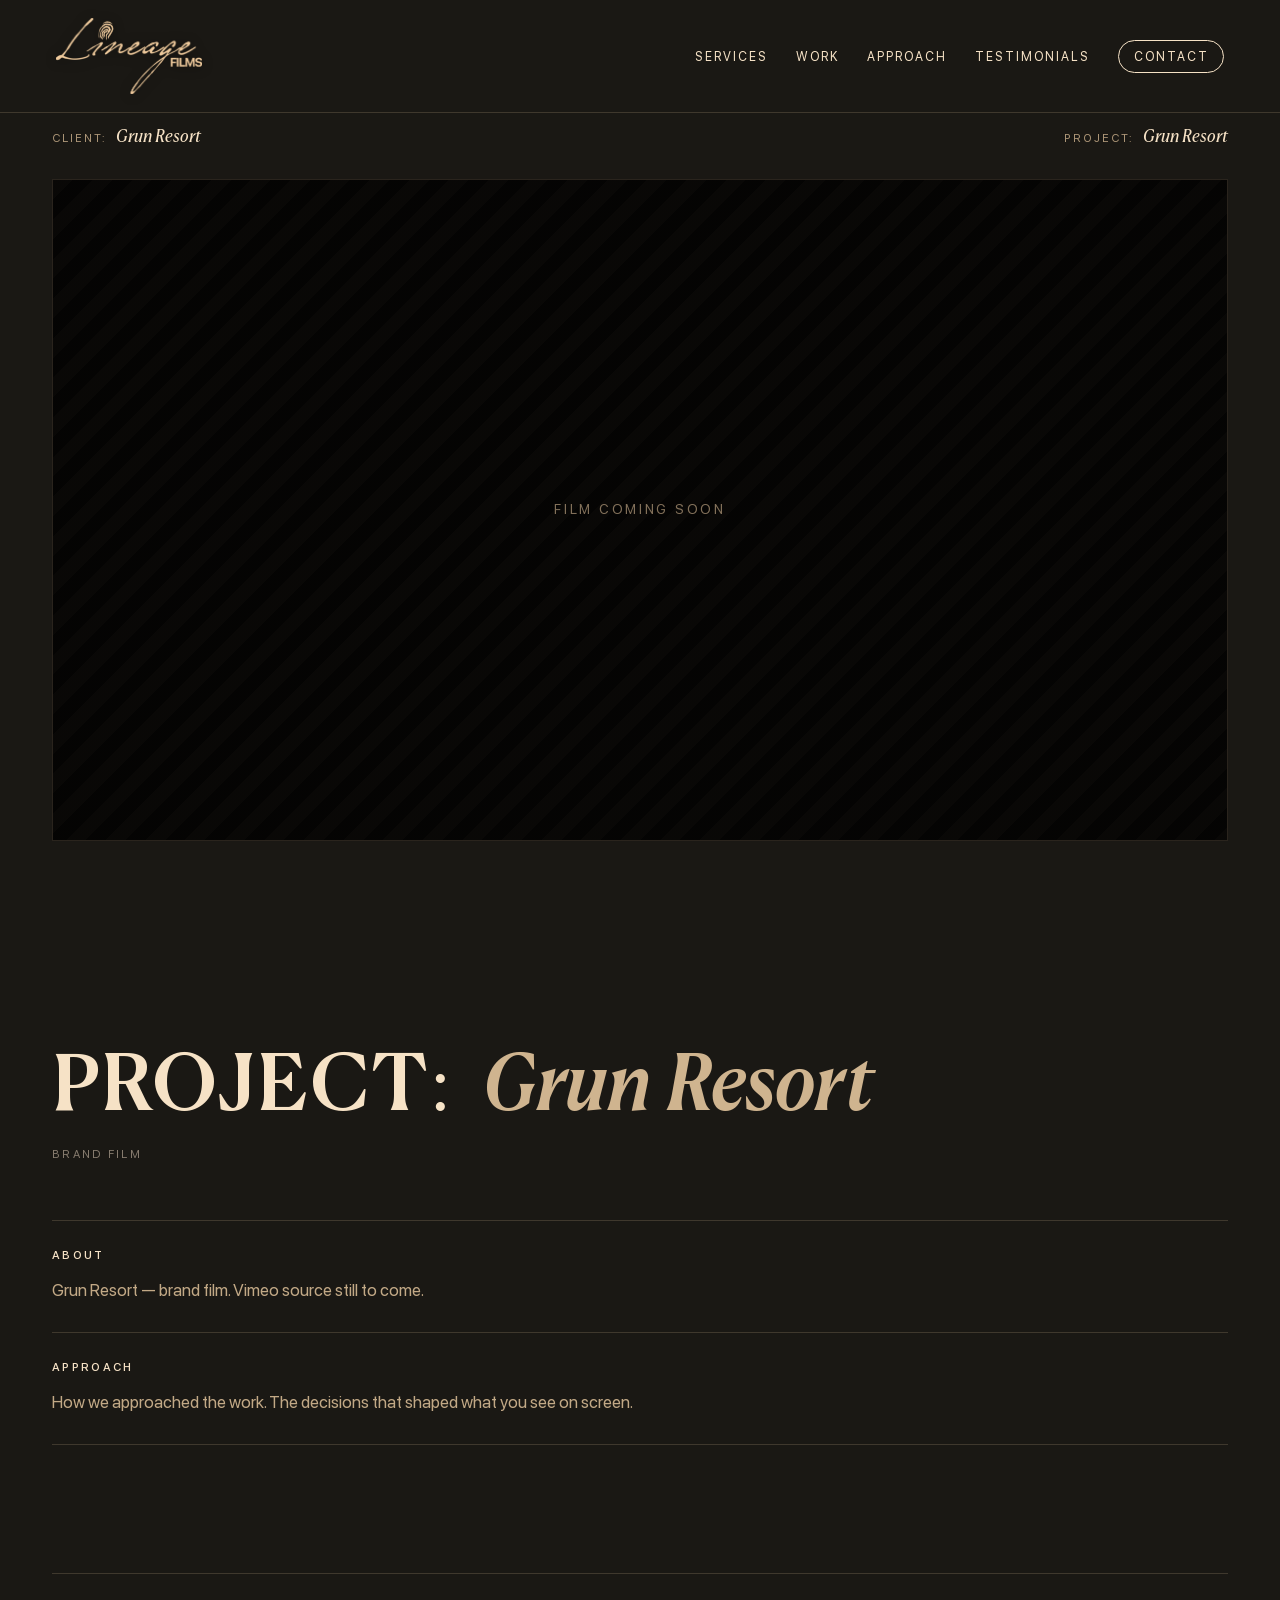
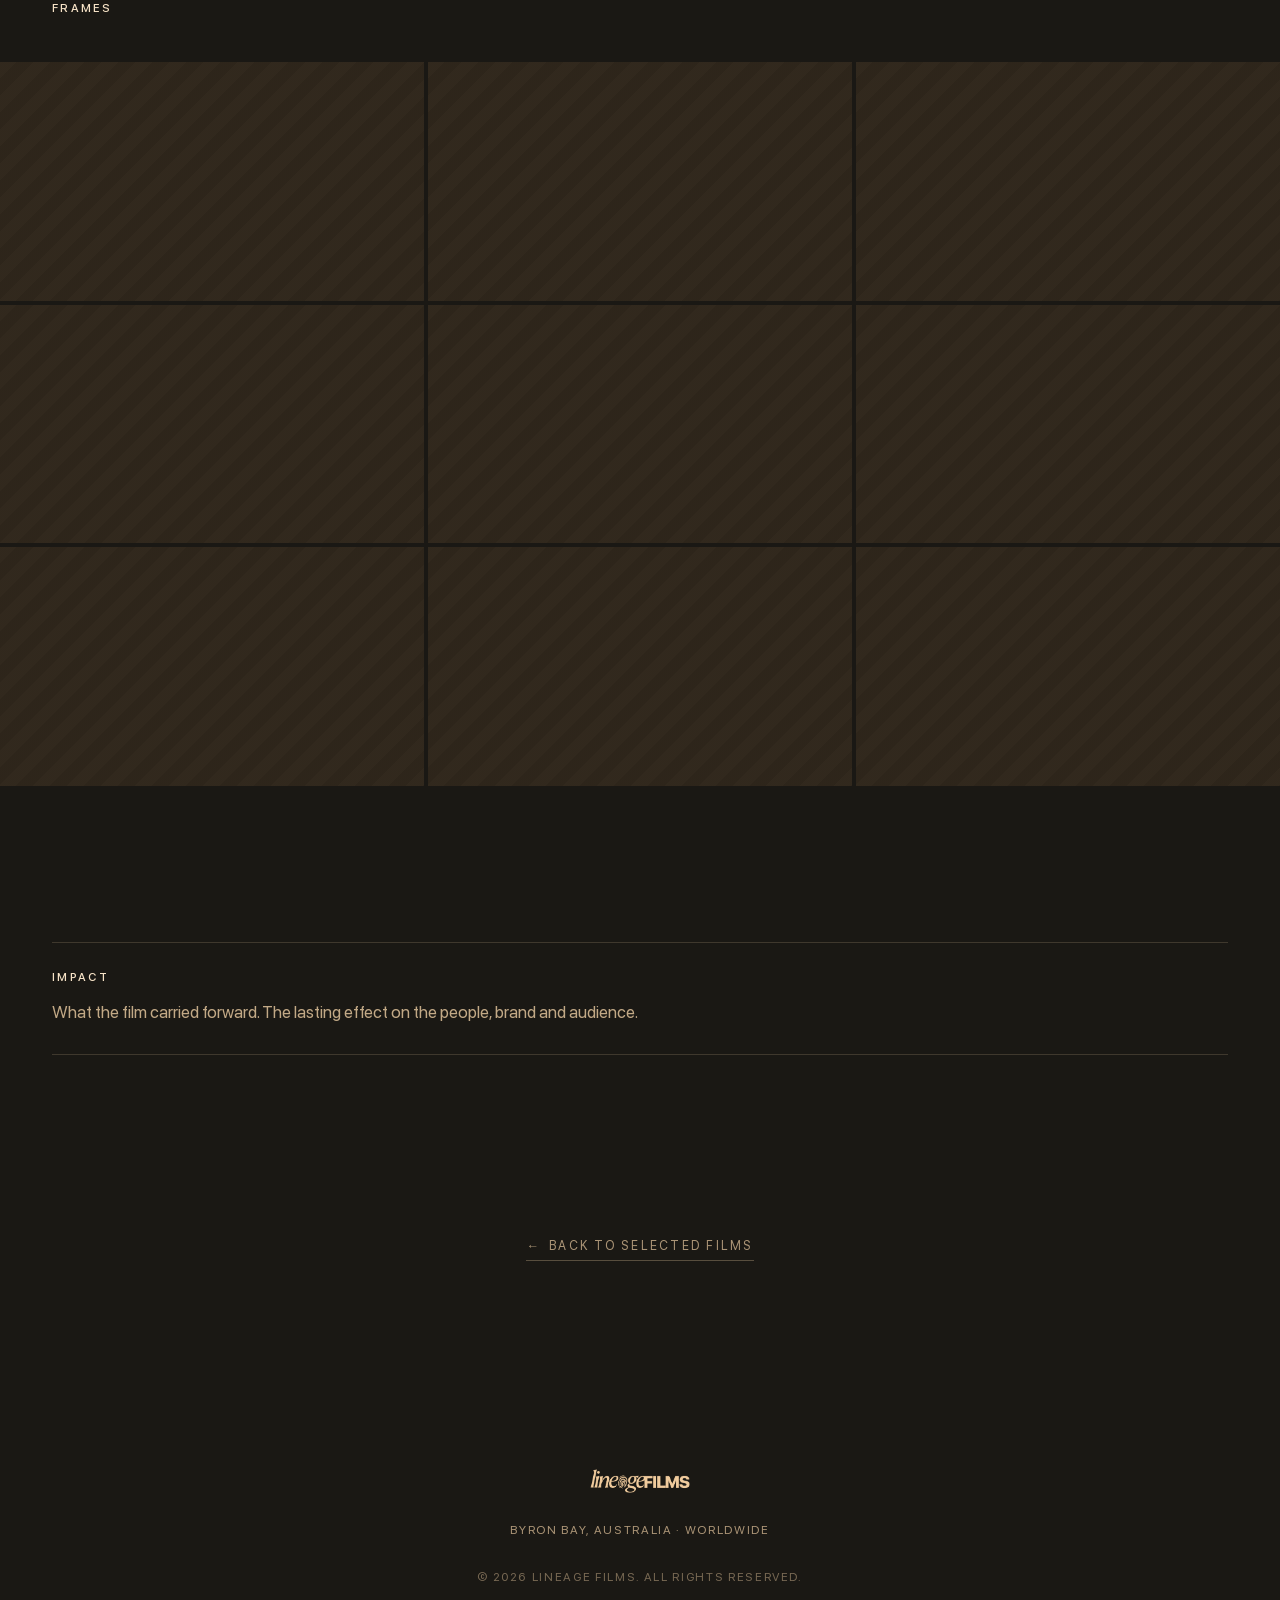
<file: work/grun-resort.html>
<!doctype html>
<html lang="en">
  <head>
    <meta charset="utf-8" />
    <meta name="viewport" content="width=device-width, initial-scale=1, viewport-fit=cover" />
    <meta name="theme-color" content="#1a1814" />

    <title>Grun Resort — Brand Film (coming soon) | Byron Bay Brand Films — Lineage Films</title>
    <meta name="description" content="Grun Resort — upcoming brand film by Lineage Films, a Byron Bay video production studio working with heritage hospitality and retreat brands." />

    <meta property="og:type" content="article" />
    <meta property="og:site_name" content="Lineage Films" />
    <meta property="og:title" content="Grun Resort — Brand Film (coming soon) | Lineage Films" />
    <meta property="og:description" content="Grun Resort — upcoming brand film by Lineage Films, a Byron Bay video production studio working with heritage hospitality and retreat brands." />
    <meta property="og:url" content="https://lineagefilms.com.au/work/grun-resort.html" />
    <meta property="og:image" content="https://lineagefilms.com.au/public/images/og-image.jpg" />
    <meta property="og:locale" content="en_AU" />
        <link rel="canonical" href="https://lineagefilms.com.au/work/grun-resort.html" />
    <meta name="twitter:card" content="summary_large_image" />

    
    <meta name="author" content="Lineage Films" />
    <meta name="geo.region" content="AU-NSW" />
    <meta name="geo.placename" content="Byron Bay" />
    <meta name="geo.position" content="-28.6474;153.6020" />
    <meta name="ICBM" content="-28.6474, 153.6020" />

    <link rel="icon" href="/public/Logo%20Light.png" type="image/png" sizes="any" />
    <link rel="apple-touch-icon" href="/public/Logo%20Light.png" />


    <link rel="stylesheet" href="/css/styles.css" />
  </head>
  <body class="project-page">
    <header class="site-header site-header--solid" data-header>
      <a href="/" class="site-header__logo" aria-label="Lineage Films &mdash; home">
        <img src="/public/Lineage%20Script%20Logo.png" alt="Lineage Films" />
      </a>

      <button class="site-header__toggle" type="button" aria-expanded="false" aria-controls="primary-nav" data-nav-toggle>
        <span class="sr-only">Menu</span>
        <span class="site-header__toggle-bar" aria-hidden="true"></span>
        <span class="site-header__toggle-bar" aria-hidden="true"></span>
      </button>

      <nav id="primary-nav" class="site-nav" data-nav>
        <ul>
          <li><a href="/#services">Services</a></li>
          <li><a href="/#work">Work</a></li>
          <li><a href="/#approach">Approach</a></li>
          <li><a href="/#testimonials">Testimonials</a></li>
          <li><a href="/#contact" class="site-nav__cta">Contact</a></li>
        </ul>
      </nav>
    </header>

    <main>
      <section class="project-bar" aria-label="Project metadata">
        <div class="container project-bar__inner">
          <p class="project-bar__item">
            <span class="project-bar__label">Client:</span>
            <span class="project-bar__value">Grun Resort</span>
          </p>
          <p class="project-bar__item project-bar__item--right">
            <span class="project-bar__label">Project:</span>
            <span class="project-bar__value">Grun Resort</span>
          </p>
        </div>
      </section>

      <section class="project-hero" aria-label="Grun Resort film">
        <div class="container">
          <div class="project-hero__player">
            <!-- PLACEHOLDER: Vimeo ID for Grun Resort. Replace with:
            <iframe src="https://player.vimeo.com/video/VIMEO_ID?dnt=1&title=0&byline=0&portrait=0" title="Grun Resort" frameborder="0" allow="autoplay; fullscreen; picture-in-picture" allowfullscreen></iframe>
            -->
            <div class="project-hero__pending">Film coming soon</div>
          </div>
        </div>
      </section>

      <section class="project-title-block">
        <div class="container">
          <h1 class="project-title">
            <span class="project-title__label">Project:</span>
            <span class="project-title__name">Grun Resort</span>
          </h1>
          <p class="project-title__genre">Brand Film</p>
        </div>
      </section>

      <section class="project-meta">
        <div class="container">
          <div class="project-meta__block">
            <h2 class="project-meta__heading">About</h2>
            <p class="project-meta__body">
              <!-- PLACEHOLDER: 1-2 sentences about the film, its subject and why it matters -->
              Grun Resort &mdash; brand film. Vimeo source still to come.
            </p>
          </div>

          <div class="project-meta__block">
            <h2 class="project-meta__heading">Approach</h2>
            <p class="project-meta__body">
              <!-- PLACEHOLDER -->
              How we approached the work. The decisions that shaped what you see on screen.
            </p>
          </div>
        </div>
      </section>

      <section class="project-frames">
        <div class="container">
          <h2 class="project-frames__heading">Frames</h2>
        </div>
        <ul class="project-frames__grid">
          <!-- PLACEHOLDER: drop in 16:9 stills at /public/images/frames/grun-resort/01.jpg etc -->
          <li class="project-frames__item"><div class="project-frames__placeholder"></div></li>
          <li class="project-frames__item"><div class="project-frames__placeholder"></div></li>
          <li class="project-frames__item"><div class="project-frames__placeholder"></div></li>
          <li class="project-frames__item"><div class="project-frames__placeholder"></div></li>
          <li class="project-frames__item"><div class="project-frames__placeholder"></div></li>
          <li class="project-frames__item"><div class="project-frames__placeholder"></div></li>
          <li class="project-frames__item"><div class="project-frames__placeholder"></div></li>
          <li class="project-frames__item"><div class="project-frames__placeholder"></div></li>
          <li class="project-frames__item"><div class="project-frames__placeholder"></div></li>
        </ul>
      </section>

      <!-- Impact -->
      <section class="project-meta project-meta--impact">
        <div class="container">
          <div class="project-meta__block">
            <h2 class="project-meta__heading">Impact</h2>
            <p class="project-meta__body">
              <!-- PLACEHOLDER -->
              What the film carried forward. The lasting effect on the people, brand and audience.
            </p>
          </div>
        </div>
      </section>

      <section class="project-back">
        <div class="container project-back__inner">
          <a href="/#work" class="project-back__link">
            <span aria-hidden="true">&larr;</span> Back to selected films
          </a>
        </div>
      </section>
    </main>

    <footer class="site-footer">
      <div class="container site-footer__inner">
        <div class="site-footer__brand">
          <img src="/public/Proper%20Logo.png" alt="Lineage Films" />
        </div>
        <p class="site-footer__meta">Byron Bay, Australia &middot; Worldwide</p>
        <p class="site-footer__copy">&copy; <span data-year>2026</span> Lineage Films. All rights reserved.</p>
      </div>
    </footer>

    <script src="https://player.vimeo.com/api/player.js" defer></script>
    <script src="/js/main.js" defer></script>
  </body>
</html>
</file>
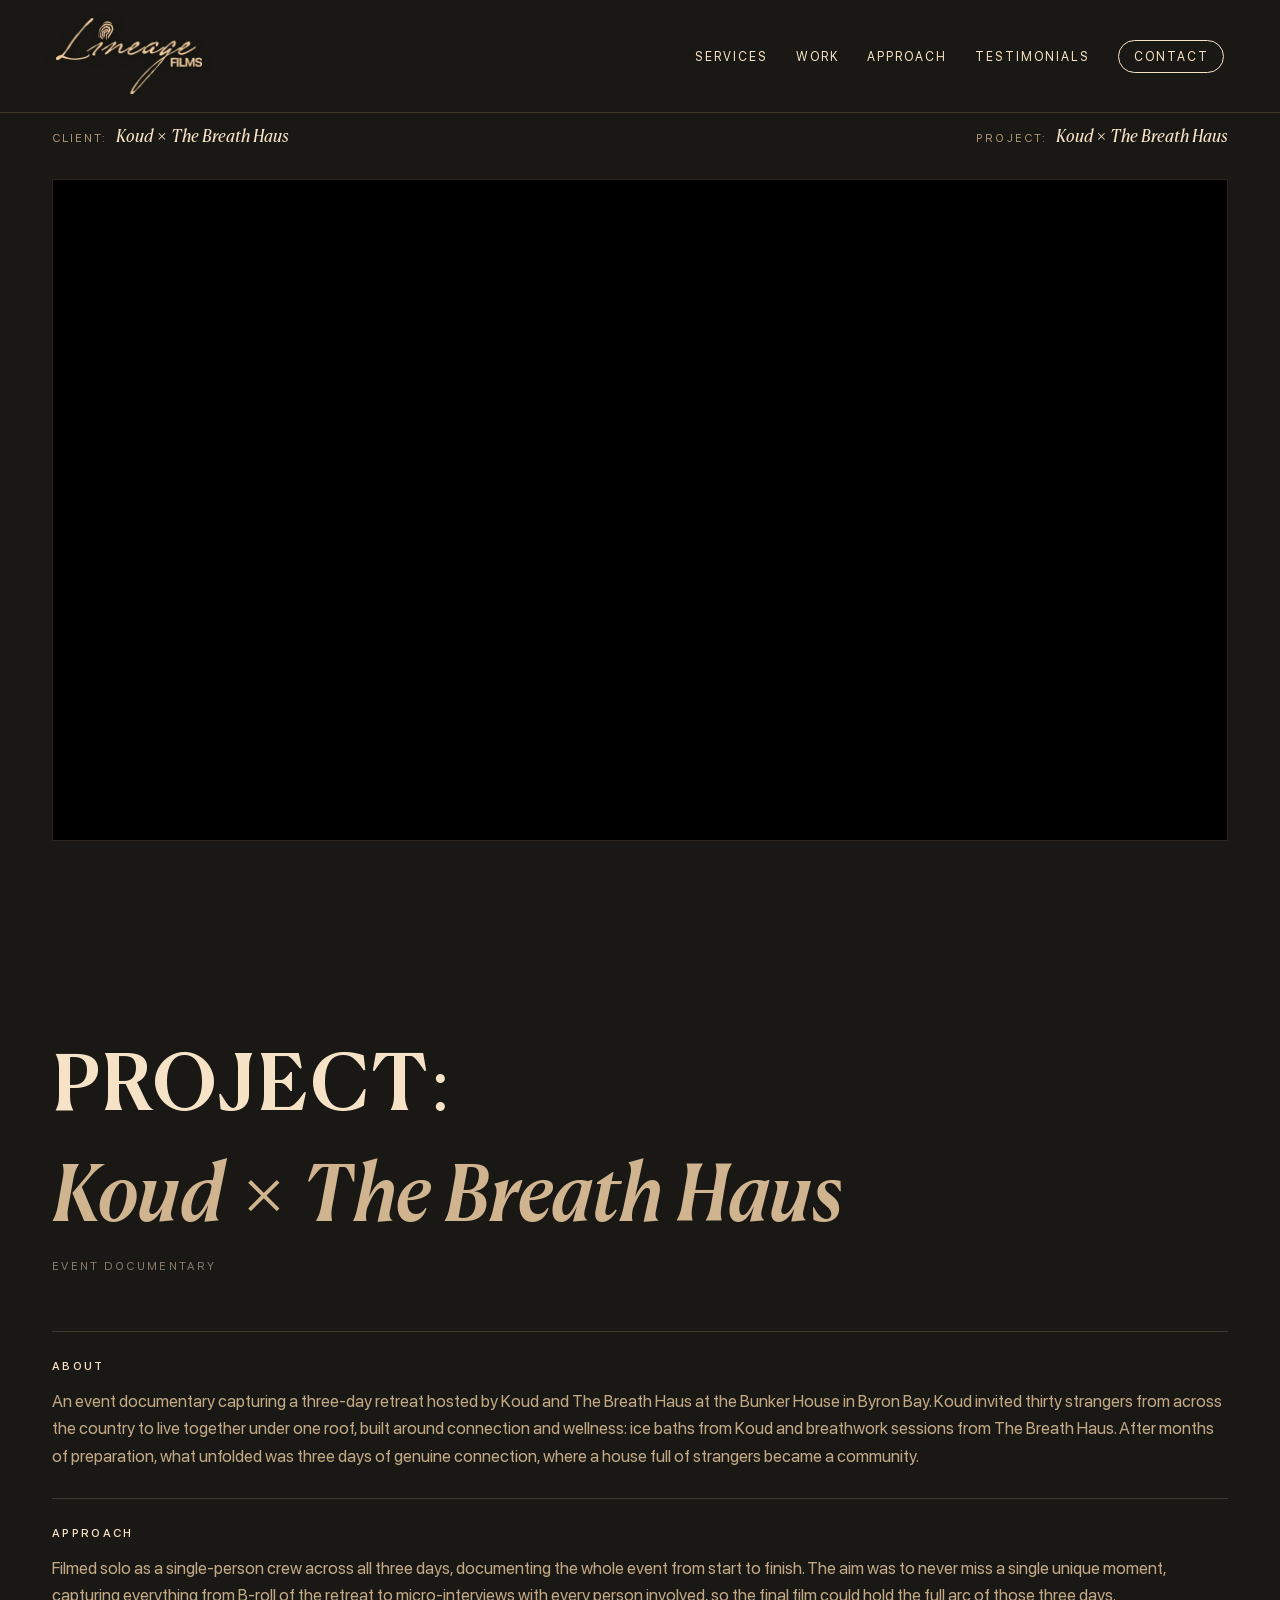
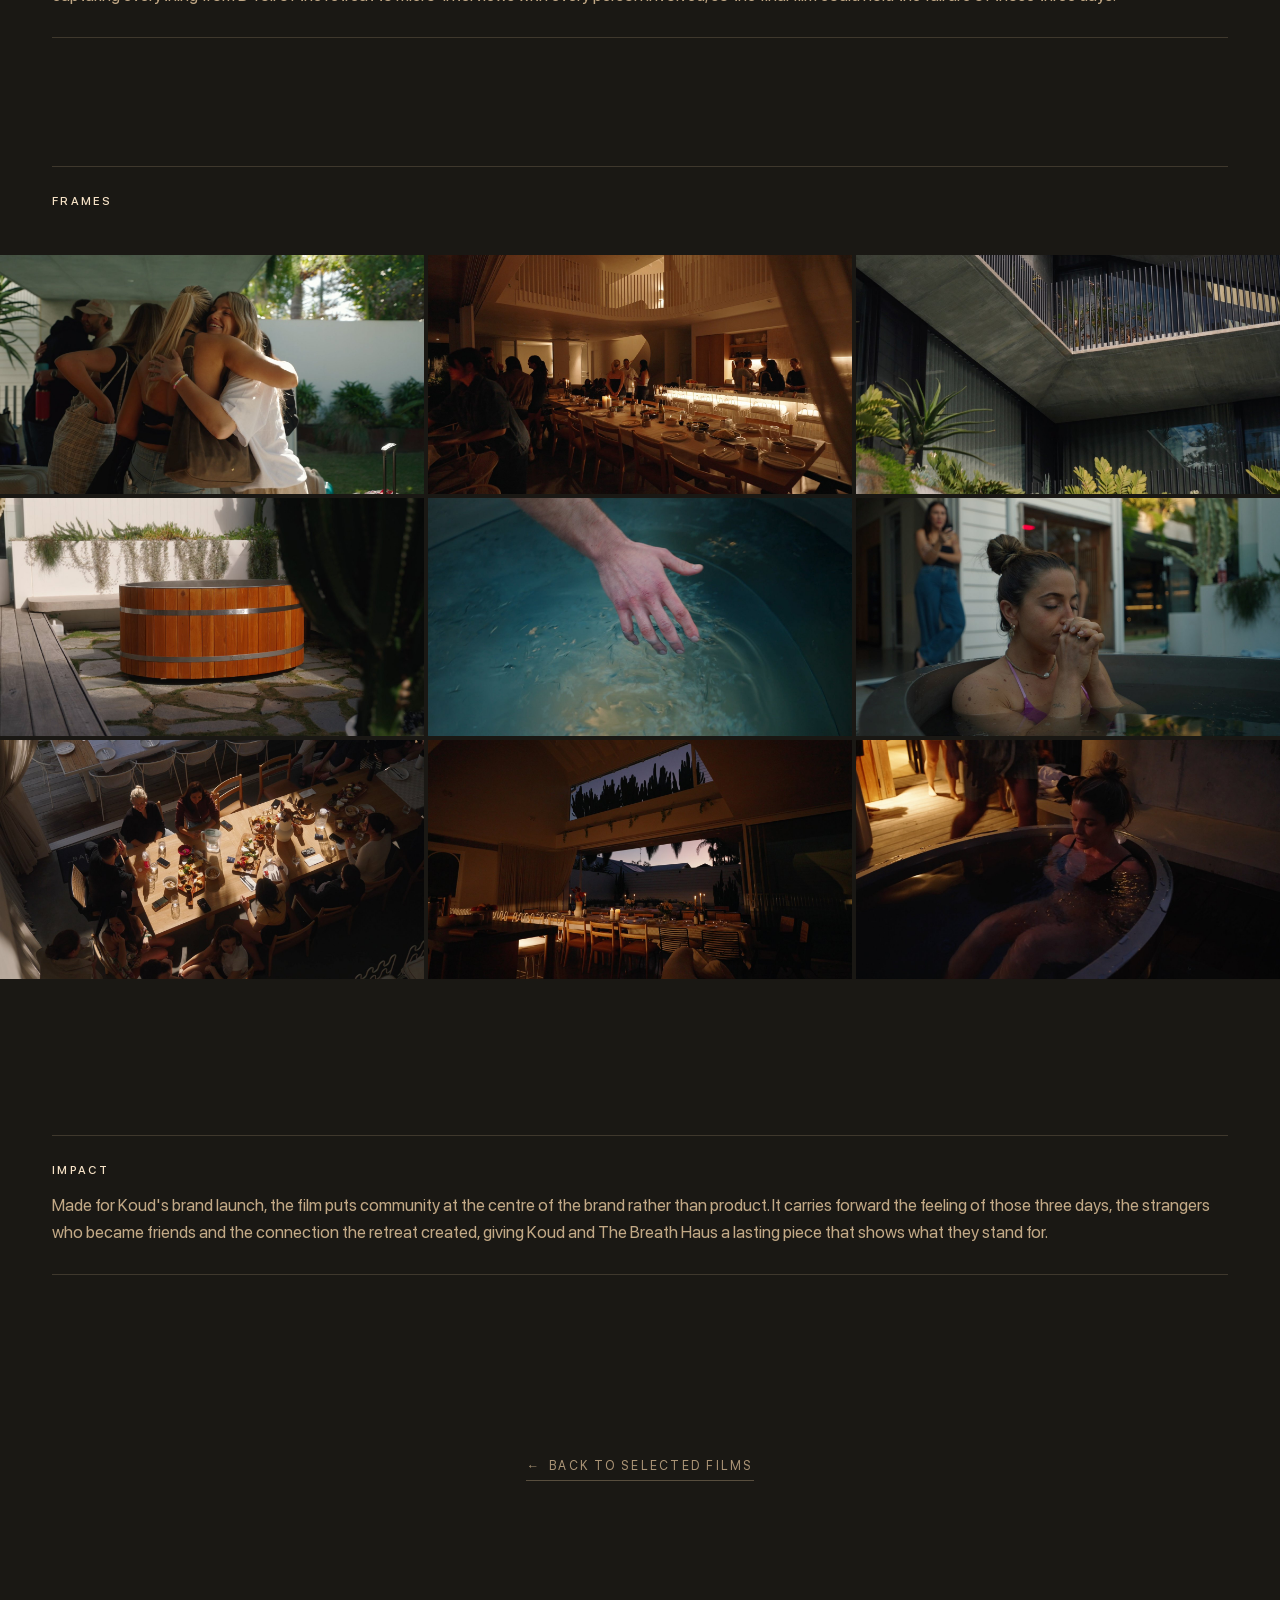
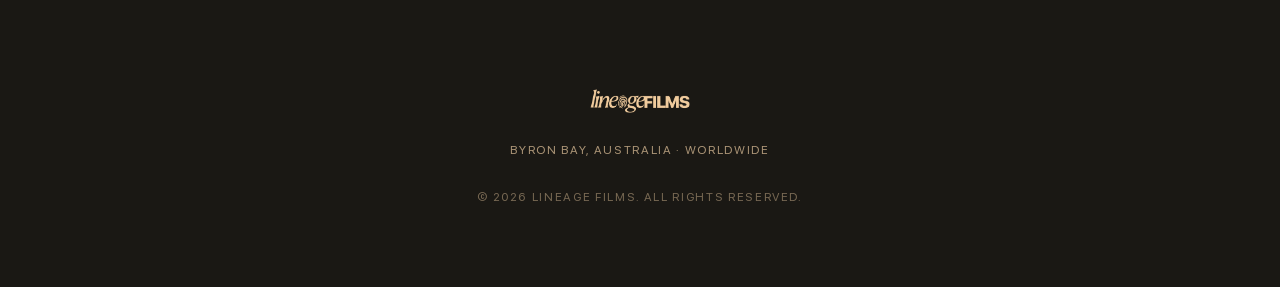
<file: work/koud-the-breath-haus.html>
<!doctype html>
<html lang="en">
  <head>
    <meta charset="utf-8" />
    <meta name="viewport" content="width=device-width, initial-scale=1, viewport-fit=cover" />
    <meta name="theme-color" content="#1a1814" />

    <title>Koud × The Breath Haus — Event Documentary | Byron Bay Brand Films — Lineage Films</title>
    <meta name="description" content="Event documentary capturing the Koud x The Breath Haus retreat. Cinematic film by Lineage Films, a Byron Bay video production studio working with wellness and retreat operators." />

    <meta property="og:type" content="article" />
    <meta property="og:site_name" content="Lineage Films" />
    <meta property="og:title" content="Koud × The Breath Haus — Event Documentary | Lineage Films" />
    <meta property="og:description" content="Event documentary capturing the Koud x The Breath Haus retreat. Cinematic film by Lineage Films, a Byron Bay video production studio working with wellness and retreat operators." />
    <meta property="og:url" content="https://lineagefilms.com.au/work/koud-the-breath-haus.html" />
    <meta property="og:image" content="https://lineagefilms.com.au/public/images/og-image.jpg" />
    <meta property="og:locale" content="en_AU" />
        <link rel="canonical" href="https://lineagefilms.com.au/work/koud-the-breath-haus.html" />
    <meta name="twitter:card" content="summary_large_image" />

    
    <meta name="author" content="Lineage Films" />
    <meta name="geo.region" content="AU-NSW" />
    <meta name="geo.placename" content="Byron Bay" />
    <meta name="geo.position" content="-28.6474;153.6020" />
    <meta name="ICBM" content="-28.6474, 153.6020" />

    <link rel="icon" href="/public/Logo%20Light.png" type="image/png" sizes="any" />
    <link rel="apple-touch-icon" href="/public/Logo%20Light.png" />


    <link rel="stylesheet" href="/css/styles.css" />
  </head>
  <body class="project-page">
    <header class="site-header site-header--solid" data-header>
      <a href="/" class="site-header__logo" aria-label="Lineage Films &mdash; home">
        <img src="/public/Lineage%20Script%20Logo.png" alt="Lineage Films" />
      </a>

      <button class="site-header__toggle" type="button" aria-expanded="false" aria-controls="primary-nav" data-nav-toggle>
        <span class="sr-only">Menu</span>
        <span class="site-header__toggle-bar" aria-hidden="true"></span>
        <span class="site-header__toggle-bar" aria-hidden="true"></span>
      </button>

      <nav id="primary-nav" class="site-nav" data-nav>
        <ul>
          <li><a href="/#services">Services</a></li>
          <li><a href="/#work">Work</a></li>
          <li><a href="/#approach">Approach</a></li>
          <li><a href="/#testimonials">Testimonials</a></li>
          <li><a href="/#contact" class="site-nav__cta">Contact</a></li>
        </ul>
      </nav>
    </header>

    <main>
      <!-- 1. Client / Project bar -->
      <section class="project-bar" aria-label="Project metadata">
        <div class="container project-bar__inner">
          <p class="project-bar__item">
            <span class="project-bar__label">Client:</span>
            <span class="project-bar__value">Koud &times; The Breath Haus</span>
          </p>
          <p class="project-bar__item project-bar__item--right">
            <span class="project-bar__label">Project:</span>
            <span class="project-bar__value">Koud &times; The Breath Haus</span>
          </p>
        </div>
      </section>

      <!-- 2. Hero film -->
      <section class="project-hero" aria-label="Koud x The Breath Haus film">
        <div class="container">
          <div class="project-hero__player">
            <iframe
              src="https://player.vimeo.com/video/1181448104?dnt=1&title=0&byline=0&portrait=0"
              title="Koud x The Breath Haus"
              frameborder="0"
              allow="autoplay; fullscreen; picture-in-picture"
              allowfullscreen
            ></iframe>
          </div>
        </div>
      </section>

      <!-- 3. Project title block -->
      <section class="project-title-block">
        <div class="container">
          <h1 class="project-title">
            <span class="project-title__label">Project:</span>
            <span class="project-title__name">Koud &times; The Breath Haus</span>
          </h1>
          <p class="project-title__genre">Event Documentary</p>
        </div>
      </section>

      <!-- 4. About / Approach / Impact -->
      <section class="project-meta">
        <div class="container">
          <div class="project-meta__block">
            <h2 class="project-meta__heading">About</h2>
            <p class="project-meta__body">
              An event documentary capturing a three-day retreat hosted by Koud and The Breath Haus at the Bunker House in Byron Bay. Koud invited thirty strangers from across the country to live together under one roof, built around connection and wellness: ice baths from Koud and breathwork sessions from The Breath Haus. After months of preparation, what unfolded was three days of genuine connection, where a house full of strangers became a community.
            </p>
          </div>

          <div class="project-meta__block">
            <h2 class="project-meta__heading">Approach</h2>
            <p class="project-meta__body">
              Filmed solo as a single-person crew across all three days, documenting the whole event from start to finish. The aim was to never miss a single unique moment, capturing everything from B-roll of the retreat to micro-interviews with every person involved, so the final film could hold the full arc of those three days.
            </p>
          </div>
        </div>
      </section>

      <!-- 5. Frames grid -->
      <section class="project-frames">
        <div class="container">
          <h2 class="project-frames__heading">Frames</h2>
        </div>
        <ul class="project-frames__grid">
          <li class="project-frames__item"><img src="/public/images/frames/koud-the-breath-haus/01.jpg" alt="Koud × The Breath Haus — frame 1" loading="lazy" decoding="async" /></li>
          <li class="project-frames__item"><img src="/public/images/frames/koud-the-breath-haus/02.jpg" alt="Koud × The Breath Haus — frame 2" loading="lazy" decoding="async" /></li>
          <li class="project-frames__item"><img src="/public/images/frames/koud-the-breath-haus/03.jpg" alt="Koud × The Breath Haus — frame 3" loading="lazy" decoding="async" /></li>
          <li class="project-frames__item"><img src="/public/images/frames/koud-the-breath-haus/04.jpg" alt="Koud × The Breath Haus — frame 4" loading="lazy" decoding="async" /></li>
          <li class="project-frames__item"><img src="/public/images/frames/koud-the-breath-haus/05.jpg" alt="Koud × The Breath Haus — frame 5" loading="lazy" decoding="async" /></li>
          <li class="project-frames__item"><img src="/public/images/frames/koud-the-breath-haus/06.jpg" alt="Koud × The Breath Haus — frame 6" loading="lazy" decoding="async" /></li>
          <li class="project-frames__item"><img src="/public/images/frames/koud-the-breath-haus/07.jpg" alt="Koud × The Breath Haus — frame 7" loading="lazy" decoding="async" /></li>
          <li class="project-frames__item"><img src="/public/images/frames/koud-the-breath-haus/08.jpg" alt="Koud × The Breath Haus — frame 8" loading="lazy" decoding="async" /></li>
          <li class="project-frames__item"><img src="/public/images/frames/koud-the-breath-haus/09.jpg" alt="Koud × The Breath Haus — frame 9" loading="lazy" decoding="async" /></li>
        </ul>
      </section>

      <!-- Impact -->
      <section class="project-meta project-meta--impact">
        <div class="container">
          <div class="project-meta__block">
            <h2 class="project-meta__heading">Impact</h2>
            <p class="project-meta__body">
              Made for Koud's brand launch, the film puts community at the centre of the brand rather than product. It carries forward the feeling of those three days, the strangers who became friends and the connection the retreat created, giving Koud and The Breath Haus a lasting piece that shows what they stand for.
            </p>
          </div>
        </div>
      </section>

      <!-- 6. Back to work -->
      <section class="project-back">
        <div class="container project-back__inner">
          <a href="/#work" class="project-back__link">
            <span aria-hidden="true">&larr;</span> Back to selected films
          </a>
        </div>
      </section>
    </main>

    <footer class="site-footer">
      <div class="container site-footer__inner">
        <div class="site-footer__brand">
          <img src="/public/Proper%20Logo.png" alt="Lineage Films" />
        </div>
        <p class="site-footer__meta">Byron Bay, Australia &middot; Worldwide</p>
        <p class="site-footer__copy">&copy; <span data-year>2026</span> Lineage Films. All rights reserved.</p>
      </div>
    </footer>

    <script src="https://player.vimeo.com/api/player.js" defer></script>
    <script src="/js/main.js" defer></script>
  </body>
</html>
</file>
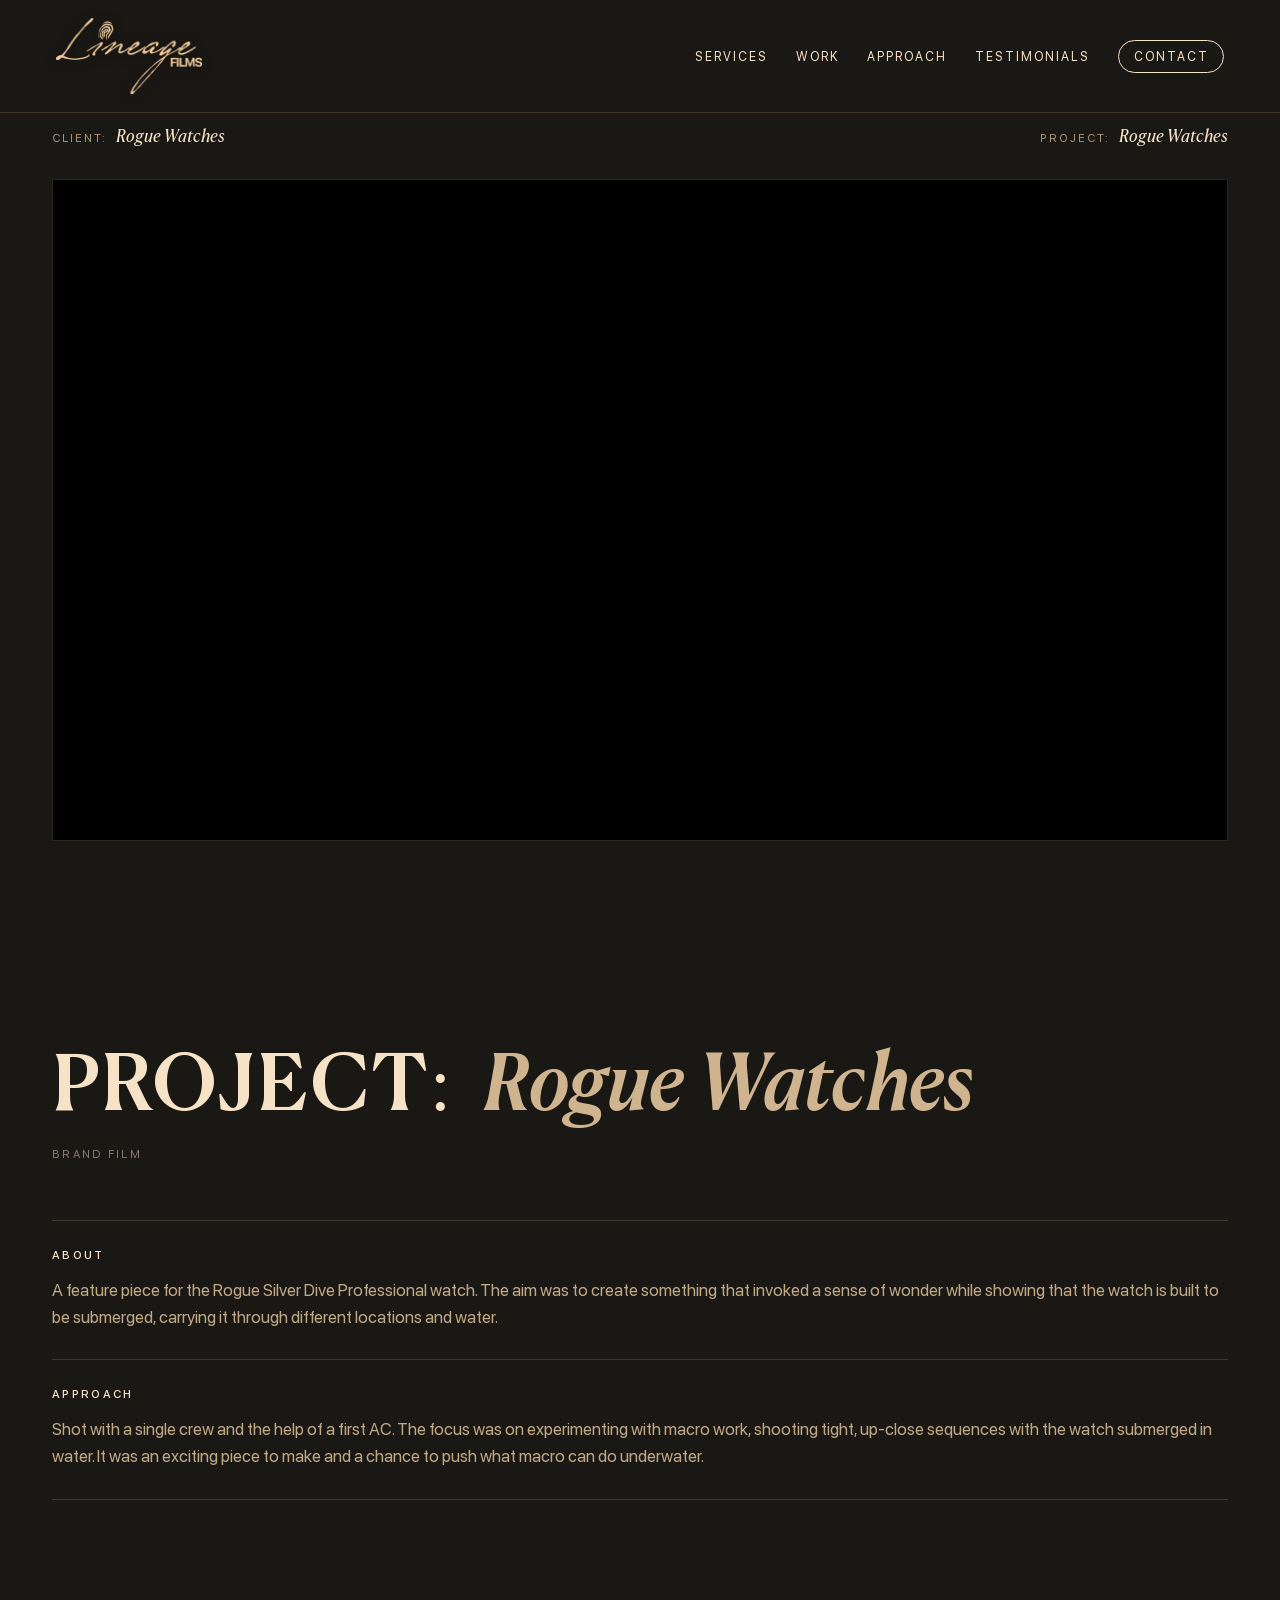
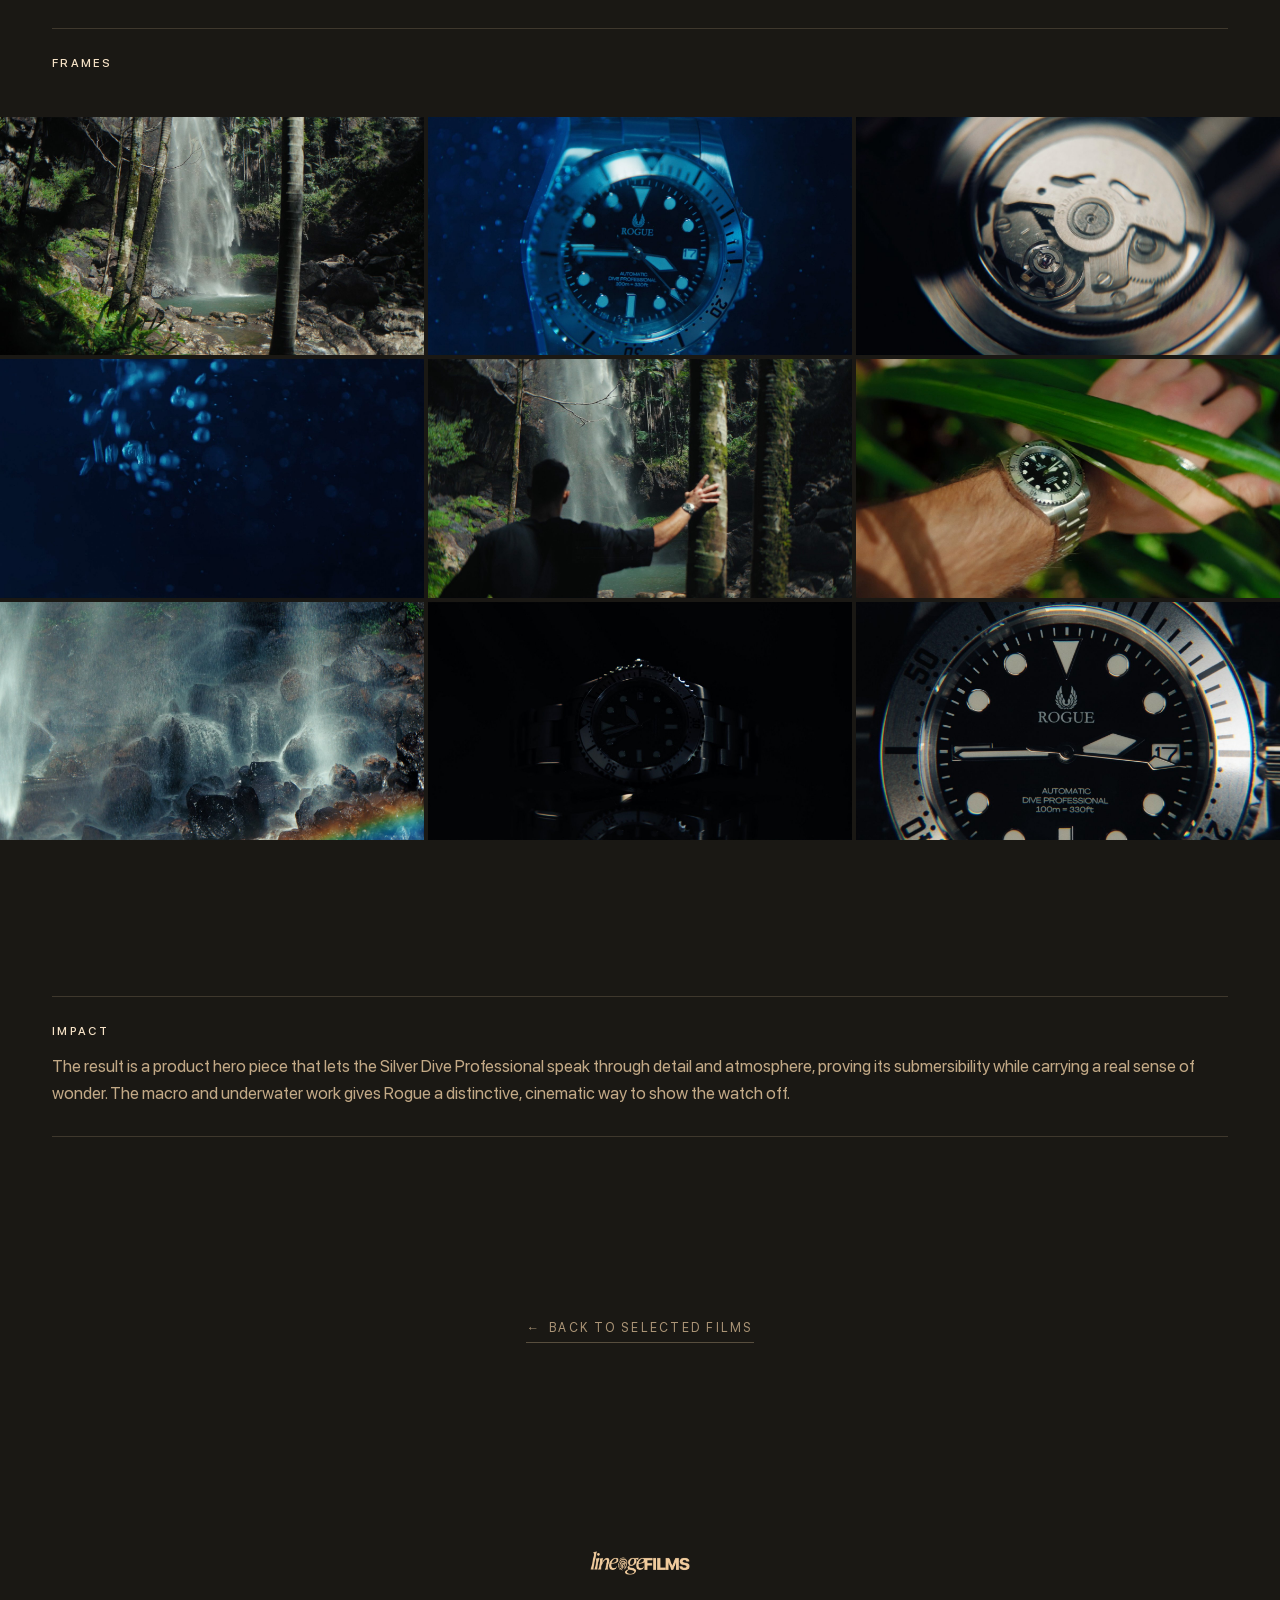
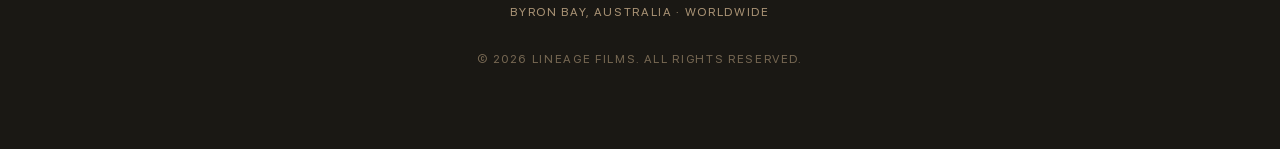
<file: work/rogue-watches.html>
<!doctype html>
<html lang="en">
  <head>
    <meta charset="utf-8" />
    <meta name="viewport" content="width=device-width, initial-scale=1, viewport-fit=cover" />
    <meta name="theme-color" content="#1a1814" />

    <title>Rogue Watches — Brand Film | Byron Bay Brand Films — Lineage Films</title>
    <meta name="description" content="Rogue Watches brand film by Lineage Films, a Byron Bay video production studio. Cinematic brand films for premium product and lifestyle brands." />

    <meta property="og:type" content="article" />
    <meta property="og:site_name" content="Lineage Films" />
    <meta property="og:title" content="Rogue Watches — Brand Film | Lineage Films" />
    <meta property="og:description" content="Rogue Watches brand film by Lineage Films, a Byron Bay video production studio. Cinematic brand films for premium product and lifestyle brands." />
    <meta property="og:url" content="https://lineagefilms.com.au/work/rogue-watches.html" />
    <meta property="og:image" content="https://lineagefilms.com.au/public/images/og-image.jpg" />
    <meta property="og:locale" content="en_AU" />
        <link rel="canonical" href="https://lineagefilms.com.au/work/rogue-watches.html" />
    <meta name="twitter:card" content="summary_large_image" />

    
    <meta name="author" content="Lineage Films" />
    <meta name="geo.region" content="AU-NSW" />
    <meta name="geo.placename" content="Byron Bay" />
    <meta name="geo.position" content="-28.6474;153.6020" />
    <meta name="ICBM" content="-28.6474, 153.6020" />

    <link rel="icon" href="/public/Logo%20Light.png" type="image/png" sizes="any" />
    <link rel="apple-touch-icon" href="/public/Logo%20Light.png" />


    <link rel="stylesheet" href="/css/styles.css" />
  </head>
  <body class="project-page">
    <header class="site-header site-header--solid" data-header>
      <a href="/" class="site-header__logo" aria-label="Lineage Films &mdash; home">
        <img src="/public/Lineage%20Script%20Logo.png" alt="Lineage Films" />
      </a>

      <button class="site-header__toggle" type="button" aria-expanded="false" aria-controls="primary-nav" data-nav-toggle>
        <span class="sr-only">Menu</span>
        <span class="site-header__toggle-bar" aria-hidden="true"></span>
        <span class="site-header__toggle-bar" aria-hidden="true"></span>
      </button>

      <nav id="primary-nav" class="site-nav" data-nav>
        <ul>
          <li><a href="/#services">Services</a></li>
          <li><a href="/#work">Work</a></li>
          <li><a href="/#approach">Approach</a></li>
          <li><a href="/#testimonials">Testimonials</a></li>
          <li><a href="/#contact" class="site-nav__cta">Contact</a></li>
        </ul>
      </nav>
    </header>

    <main>
      <!-- 1. Client / Project bar -->
      <section class="project-bar" aria-label="Project metadata">
        <div class="container project-bar__inner">
          <p class="project-bar__item">
            <span class="project-bar__label">Client:</span>
            <span class="project-bar__value">Rogue Watches</span>
          </p>
          <p class="project-bar__item project-bar__item--right">
            <span class="project-bar__label">Project:</span>
            <span class="project-bar__value">Rogue Watches</span>
          </p>
        </div>
      </section>

      <!-- 2. Hero film -->
      <section class="project-hero" aria-label="Rogue Watches film">
        <div class="container">
          <div class="project-hero__player">
            <iframe
              src="https://player.vimeo.com/video/1052845867?dnt=1&title=0&byline=0&portrait=0"
              title="Rogue Watches"
              frameborder="0"
              allow="autoplay; fullscreen; picture-in-picture"
              allowfullscreen
            ></iframe>
          </div>
        </div>
      </section>

      <!-- 3. Project title block -->
      <section class="project-title-block">
        <div class="container">
          <h1 class="project-title">
            <span class="project-title__label">Project:</span>
            <span class="project-title__name">Rogue Watches</span>
          </h1>
          <p class="project-title__genre">Brand Film</p>
        </div>
      </section>

      <!-- 4. About / Approach / Impact -->
      <section class="project-meta">
        <div class="container">
          <div class="project-meta__block">
            <h2 class="project-meta__heading">About</h2>
            <p class="project-meta__body">
              A feature piece for the Rogue Silver Dive Professional watch. The aim was to create something that invoked a sense of wonder while showing that the watch is built to be submerged, carrying it through different locations and water.
            </p>
          </div>

          <div class="project-meta__block">
            <h2 class="project-meta__heading">Approach</h2>
            <p class="project-meta__body">
              Shot with a single crew and the help of a first AC. The focus was on experimenting with macro work, shooting tight, up-close sequences with the watch submerged in water. It was an exciting piece to make and a chance to push what macro can do underwater.
            </p>
          </div>
        </div>
      </section>

      <!-- 5. Frames grid -->
      <section class="project-frames">
        <div class="container">
          <h2 class="project-frames__heading">Frames</h2>
        </div>
        <ul class="project-frames__grid">
          <li class="project-frames__item"><img src="/public/images/frames/rogue-watches/01.jpg" alt="Rogue Watches — frame 1" loading="lazy" decoding="async" /></li>
          <li class="project-frames__item"><img src="/public/images/frames/rogue-watches/02.jpg" alt="Rogue Watches — frame 2" loading="lazy" decoding="async" /></li>
          <li class="project-frames__item"><img src="/public/images/frames/rogue-watches/03.jpg" alt="Rogue Watches — frame 3" loading="lazy" decoding="async" /></li>
          <li class="project-frames__item"><img src="/public/images/frames/rogue-watches/04.jpg" alt="Rogue Watches — frame 4" loading="lazy" decoding="async" /></li>
          <li class="project-frames__item"><img src="/public/images/frames/rogue-watches/05.jpg" alt="Rogue Watches — frame 5" loading="lazy" decoding="async" /></li>
          <li class="project-frames__item"><img src="/public/images/frames/rogue-watches/06.jpg" alt="Rogue Watches — frame 6" loading="lazy" decoding="async" /></li>
          <li class="project-frames__item"><img src="/public/images/frames/rogue-watches/07.jpg" alt="Rogue Watches — frame 7" loading="lazy" decoding="async" /></li>
          <li class="project-frames__item"><img src="/public/images/frames/rogue-watches/08.jpg" alt="Rogue Watches — frame 8" loading="lazy" decoding="async" /></li>
          <li class="project-frames__item"><img src="/public/images/frames/rogue-watches/09.jpg" alt="Rogue Watches — frame 9" loading="lazy" decoding="async" /></li>
        </ul>
      </section>

      <!-- Impact -->
      <section class="project-meta project-meta--impact">
        <div class="container">
          <div class="project-meta__block">
            <h2 class="project-meta__heading">Impact</h2>
            <p class="project-meta__body">
              The result is a product hero piece that lets the Silver Dive Professional speak through detail and atmosphere, proving its submersibility while carrying a real sense of wonder. The macro and underwater work gives Rogue a distinctive, cinematic way to show the watch off.
            </p>
          </div>
        </div>
      </section>

      <!-- 6. Back to work -->
      <section class="project-back">
        <div class="container project-back__inner">
          <a href="/#work" class="project-back__link">
            <span aria-hidden="true">&larr;</span> Back to selected films
          </a>
        </div>
      </section>
    </main>

    <footer class="site-footer">
      <div class="container site-footer__inner">
        <div class="site-footer__brand">
          <img src="/public/Proper%20Logo.png" alt="Lineage Films" />
        </div>
        <p class="site-footer__meta">Byron Bay, Australia &middot; Worldwide</p>
        <p class="site-footer__copy">&copy; <span data-year>2026</span> Lineage Films. All rights reserved.</p>
      </div>
    </footer>

    <script src="https://player.vimeo.com/api/player.js" defer></script>
    <script src="/js/main.js" defer></script>
  </body>
</html>
</file>
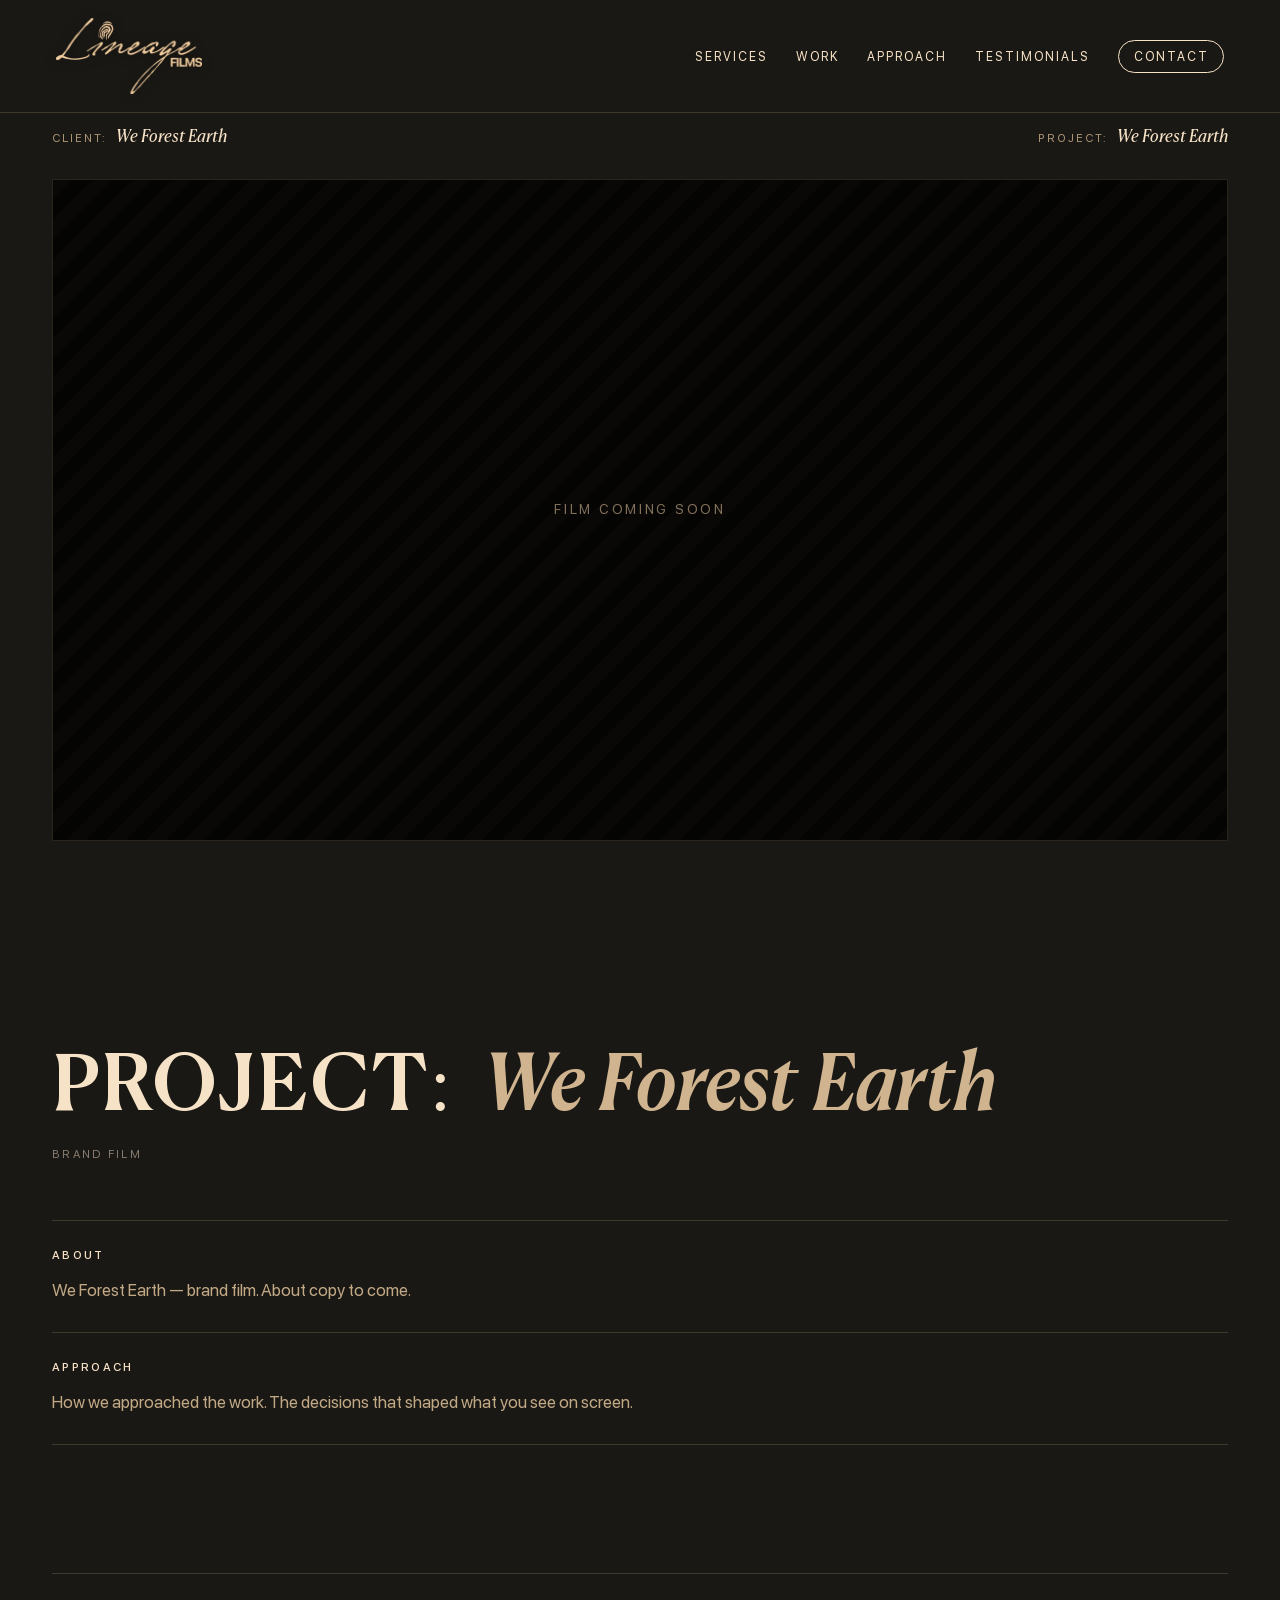
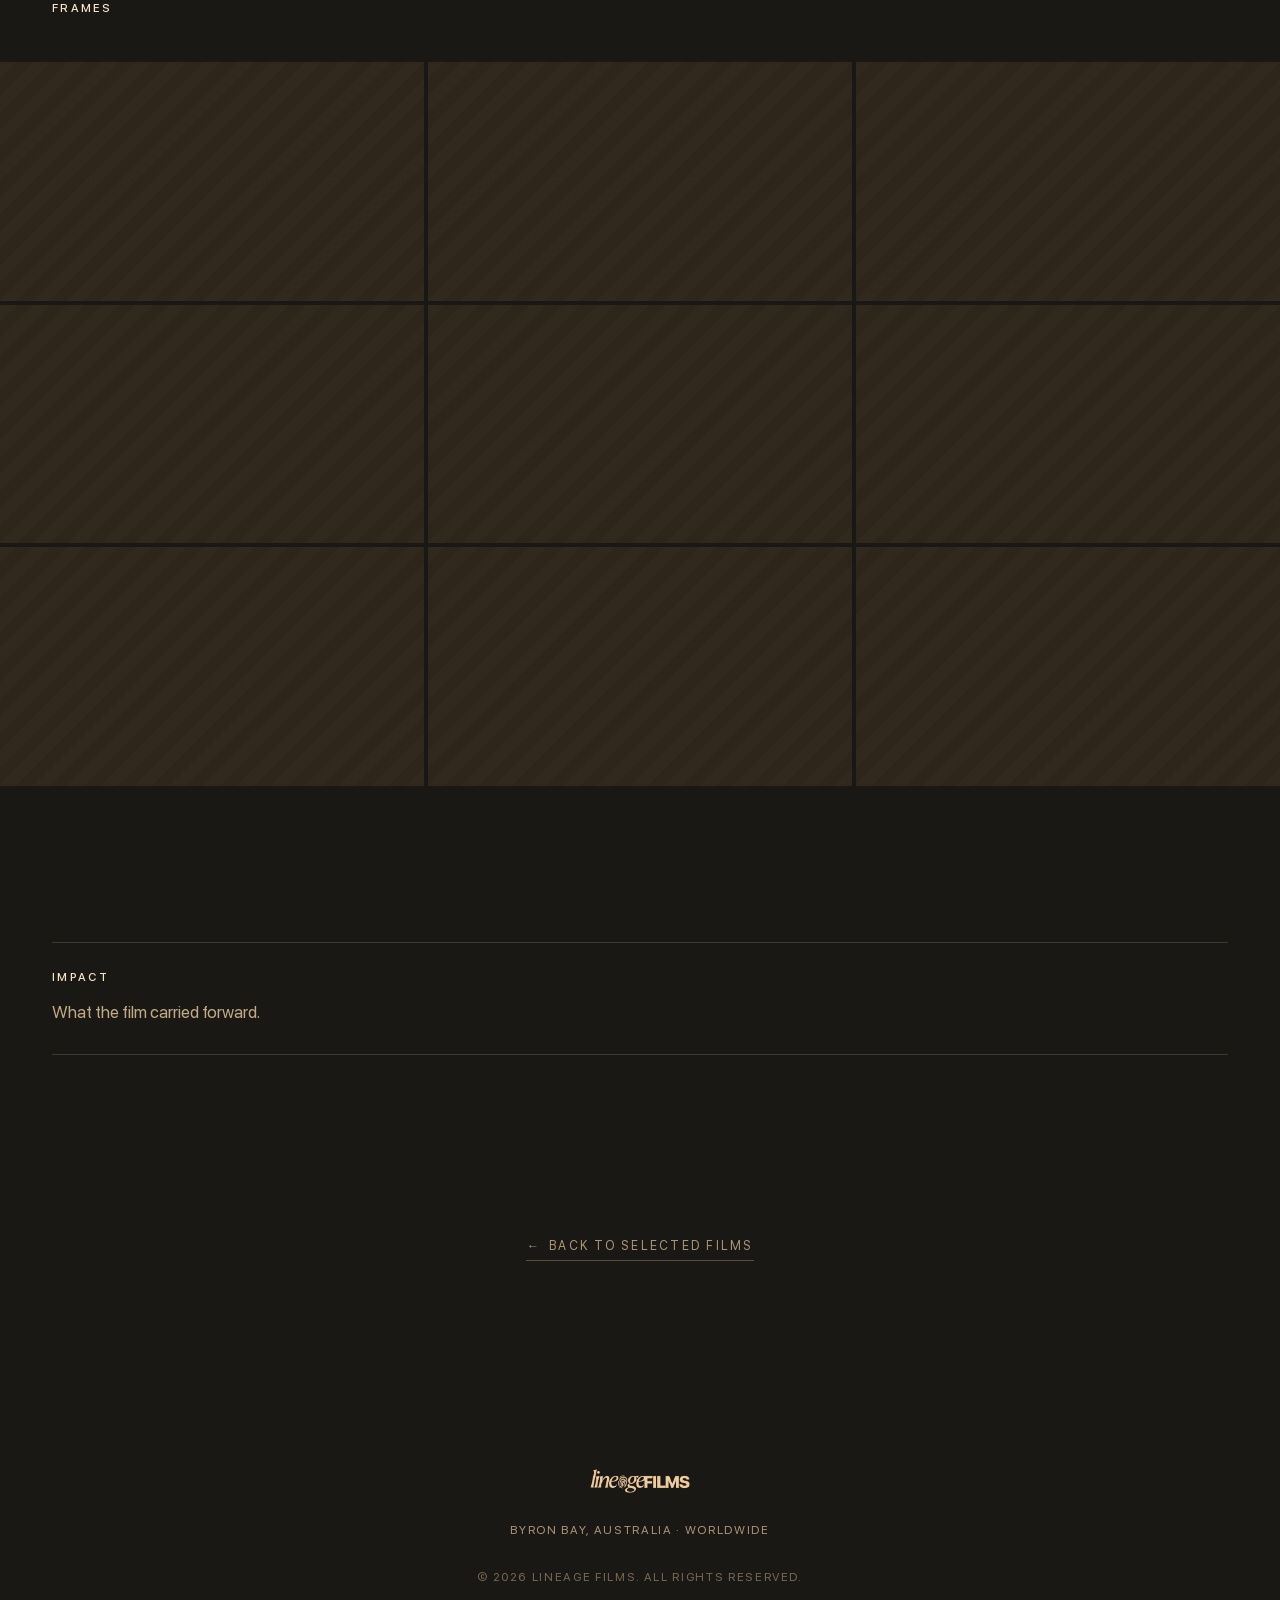
<file: work/we-forest-earth.html>
<!doctype html>
<html lang="en">
  <head>
    <meta charset="utf-8" />
    <meta name="viewport" content="width=device-width, initial-scale=1, viewport-fit=cover" />
    <meta name="theme-color" content="#1a1814" />

    <title>We Forest Earth — Brand Film (coming soon) | Byron Bay Brand Films — Lineage Films</title>
    <meta name="description" content="We Forest Earth — upcoming brand film by Lineage Films, a Byron Bay cinematic studio working with conservation, climate and regenerative operators." />

    <meta property="og:type" content="article" />
    <meta property="og:site_name" content="Lineage Films" />
    <meta property="og:title" content="We Forest Earth — Brand Film (coming soon) | Lineage Films" />
    <meta property="og:description" content="We Forest Earth — upcoming brand film by Lineage Films, a Byron Bay cinematic studio working with conservation, climate and regenerative operators." />
    <meta property="og:url" content="https://lineagefilms.com.au/work/we-forest-earth.html" />
    <meta property="og:image" content="https://lineagefilms.com.au/public/images/og-image.jpg" />
    <meta property="og:locale" content="en_AU" />
        <link rel="canonical" href="https://lineagefilms.com.au/work/we-forest-earth.html" />
    <meta name="twitter:card" content="summary_large_image" />

    
    <meta name="author" content="Lineage Films" />
    <meta name="geo.region" content="AU-NSW" />
    <meta name="geo.placename" content="Byron Bay" />
    <meta name="geo.position" content="-28.6474;153.6020" />
    <meta name="ICBM" content="-28.6474, 153.6020" />

    <link rel="icon" href="/public/Logo%20Light.png" type="image/png" sizes="any" />
    <link rel="apple-touch-icon" href="/public/Logo%20Light.png" />


    <link rel="stylesheet" href="/css/styles.css" />
  </head>
  <body class="project-page">
    <header class="site-header site-header--solid" data-header>
      <a href="/" class="site-header__logo" aria-label="Lineage Films &mdash; home">
        <img src="/public/Lineage%20Script%20Logo.png" alt="Lineage Films" />
      </a>

      <button class="site-header__toggle" type="button" aria-expanded="false" aria-controls="primary-nav" data-nav-toggle>
        <span class="sr-only">Menu</span>
        <span class="site-header__toggle-bar" aria-hidden="true"></span>
        <span class="site-header__toggle-bar" aria-hidden="true"></span>
      </button>

      <nav id="primary-nav" class="site-nav" data-nav>
        <ul>
          <li><a href="/#services">Services</a></li>
          <li><a href="/#work">Work</a></li>
          <li><a href="/#approach">Approach</a></li>
          <li><a href="/#testimonials">Testimonials</a></li>
          <li><a href="/#contact" class="site-nav__cta">Contact</a></li>
        </ul>
      </nav>
    </header>

    <main>
      <section class="project-bar" aria-label="Project metadata">
        <div class="container project-bar__inner">
          <p class="project-bar__item">
            <span class="project-bar__label">Client:</span>
            <span class="project-bar__value">We Forest Earth</span>
          </p>
          <p class="project-bar__item project-bar__item--right">
            <span class="project-bar__label">Project:</span>
            <span class="project-bar__value">We Forest Earth</span>
          </p>
        </div>
      </section>

      <section class="project-hero" aria-label="We Forest Earth film">
        <div class="container">
          <div class="project-hero__player">
            <!-- PLACEHOLDER: Vimeo ID for We Forest Earth. Replace with:
            <iframe src="https://player.vimeo.com/video/VIMEO_ID?dnt=1&title=0&byline=0&portrait=0" title="We Forest Earth" frameborder="0" allow="autoplay; fullscreen; picture-in-picture" allowfullscreen></iframe>
            -->
            <div class="project-hero__pending">Film coming soon</div>
          </div>
        </div>
      </section>

      <section class="project-title-block">
        <div class="container">
          <h1 class="project-title">
            <span class="project-title__label">Project:</span>
            <span class="project-title__name">We Forest Earth</span>
          </h1>
          <p class="project-title__genre">Brand Film</p>
        </div>
      </section>

      <section class="project-meta">
        <div class="container">
          <div class="project-meta__block">
            <h2 class="project-meta__heading">About</h2>
            <p class="project-meta__body">
              <!-- PLACEHOLDER -->
              We Forest Earth &mdash; brand film. About copy to come.
            </p>
          </div>

          <div class="project-meta__block">
            <h2 class="project-meta__heading">Approach</h2>
            <p class="project-meta__body">
              <!-- PLACEHOLDER -->
              How we approached the work. The decisions that shaped what you see on screen.
            </p>
          </div>
        </div>
      </section>

      <section class="project-frames">
        <div class="container">
          <h2 class="project-frames__heading">Frames</h2>
        </div>
        <ul class="project-frames__grid">
          <!-- PLACEHOLDER: drop in 16:9 stills at /public/images/frames/we-forest-earth/01.jpg etc -->
          <li class="project-frames__item"><div class="project-frames__placeholder"></div></li>
          <li class="project-frames__item"><div class="project-frames__placeholder"></div></li>
          <li class="project-frames__item"><div class="project-frames__placeholder"></div></li>
          <li class="project-frames__item"><div class="project-frames__placeholder"></div></li>
          <li class="project-frames__item"><div class="project-frames__placeholder"></div></li>
          <li class="project-frames__item"><div class="project-frames__placeholder"></div></li>
          <li class="project-frames__item"><div class="project-frames__placeholder"></div></li>
          <li class="project-frames__item"><div class="project-frames__placeholder"></div></li>
          <li class="project-frames__item"><div class="project-frames__placeholder"></div></li>
        </ul>
      </section>

      <!-- Impact -->
      <section class="project-meta project-meta--impact">
        <div class="container">
          <div class="project-meta__block">
            <h2 class="project-meta__heading">Impact</h2>
            <p class="project-meta__body">
              <!-- PLACEHOLDER -->
              What the film carried forward.
            </p>
          </div>
        </div>
      </section>

      <section class="project-back">
        <div class="container project-back__inner">
          <a href="/#work" class="project-back__link">
            <span aria-hidden="true">&larr;</span> Back to selected films
          </a>
        </div>
      </section>
    </main>

    <footer class="site-footer">
      <div class="container site-footer__inner">
        <div class="site-footer__brand">
          <img src="/public/Proper%20Logo.png" alt="Lineage Films" />
        </div>
        <p class="site-footer__meta">Byron Bay, Australia &middot; Worldwide</p>
        <p class="site-footer__copy">&copy; <span data-year>2026</span> Lineage Films. All rights reserved.</p>
      </div>
    </footer>

    <script src="https://player.vimeo.com/api/player.js" defer></script>
    <script src="/js/main.js" defer></script>
  </body>
</html>
</file>
<file: css/styles.css>
/* =============================================================
   Lineage Films — styles.css
   Mobile-first. Custom CSS, no framework.
   ============================================================= */

/* -------------------------------------------------------------
   0. Brand typefaces — self-hosted
   Canela Text (serif headlines) + SF Pro Display (sans body/nav)
   ------------------------------------------------------------- */
@font-face {
  font-family: "Canela Text";
  src: url("/public/fonts/CanelaText-Regular.woff2") format("woff2");
  font-weight: 400;
  font-style: normal;
  font-display: swap;
}

@font-face {
  font-family: "Canela Text";
  src: url("/public/fonts/CanelaText-RegularItalic.woff2") format("woff2");
  font-weight: 400;
  font-style: italic;
  font-display: swap;
}

@font-face {
  font-family: "Canela Text";
  src: url("/public/fonts/CanelaText-Medium.woff2") format("woff2");
  font-weight: 500;
  font-style: normal;
  font-display: swap;
}

@font-face {
  font-family: "Canela Text";
  src: url("/public/fonts/CanelaText-MediumItalic.woff2") format("woff2");
  font-weight: 500;
  font-style: italic;
  font-display: swap;
}

@font-face {
  font-family: "SF Pro Display";
  src: url("/public/fonts/SFProDisplay-Regular.woff2") format("woff2");
  font-weight: 400;
  font-style: normal;
  font-display: swap;
}

@font-face {
  font-family: "SF Pro Display";
  src: url("/public/fonts/SFProDisplay-Medium.woff2") format("woff2");
  font-weight: 500;
  font-style: normal;
  font-display: swap;
}

@font-face {
  font-family: "SF Pro Display";
  src: url("/public/fonts/SFProDisplay-Semibold.woff2") format("woff2");
  font-weight: 600;
  font-style: normal;
  font-display: swap;
}

@font-face {
  font-family: "SF Pro Display";
  src: url("/public/fonts/SFProDisplay-Bold.woff2") format("woff2");
  font-weight: 700;
  font-style: normal;
  font-display: swap;
}

/* -------------------------------------------------------------
   1. Tokens — colours, type, spacing
   ------------------------------------------------------------- */
:root {
  /* Brand palette — sampled from logo, see README */
  --heartwood: #5e2e22; /* primary warm — CTA, brand signature surface */
  --tallow:    #f6e2c6; /* primary light — text on dark, the mark */
  --parchment: #fdf9f1; /* page surface — light sections */
  --loam:      #1a1814; /* deep — hero, footer, near-black with brown undertone */
  --bracken:   #3d4438; /* forest — Approach, Services, warmer than blue-green */
  --moss:      #6f7a5e; /* accent — hover, supporting graphics */
  --smoke:     #857a6d; /* body copy on parchment */

  /* Legacy aliases — existing rules read these names */
  --deep-forest:    var(--bracken);
  --heartwood-rust: var(--heartwood);
  --bone:           var(--tallow);
  --bone-soft:      var(--parchment);
  --near-black:     var(--loam);

  /* Semantic */
  --bg: var(--parchment);
  --bg-dark: var(--bracken);
  --bg-accent: var(--heartwood);
  --text: #2a2218; /* warm near-black for body on parchment */
  --text-muted: var(--smoke);
  --text-on-dark: var(--tallow);
  --rule: rgba(42, 34, 24, 0.12);
  --rule-on-dark: rgba(232, 201, 160, 0.18);

  /* Typography */
  --font-serif: "Canela Text", "Cormorant Garamond", Georgia, "Times New Roman",
    serif;
  --font-sans: "SF Pro Display", -apple-system, BlinkMacSystemFont, "Inter",
    "Segoe UI", Roboto, sans-serif;
  /* "mono" labels now use the same SF Pro Display as body. Wide tracking on
     each label rule gives them their editorial-caps presence. */
  --font-mono: "SF Pro Display", -apple-system, BlinkMacSystemFont, "Inter",
    "Segoe UI", Roboto, sans-serif;

  /* Scale (clamped) */
  --fs-eyebrow: 0.72rem;       /* mono labels */
  --fs-body: 1.0625rem;        /* 17px */
  --fs-body-lg: 1.1875rem;
  --fs-h2: clamp(2.25rem, 5.5vw, 4rem);
  --fs-h3: clamp(1.5rem, 2.4vw, 2rem);
  --fs-hero: clamp(2.5rem, 8vw, 5.5rem);
  --fs-hero-sub: clamp(1.125rem, 2.2vw, 1.5rem);

  /* Spacing */
  --space-xs: 0.5rem;
  --space-sm: 1rem;
  --space-md: 1.75rem;
  --space-lg: 3rem;
  --space-xl: 5rem;
  --space-2xl: 8rem;

  /* Layout */
  --container-max: 78rem;
  --container-pad: 1.25rem;
  --header-h: 5rem;

  /* Motion */
  --ease: cubic-bezier(0.22, 1, 0.36, 1);
}

@media (min-width: 48rem) {
  :root {
    --container-pad: 2.25rem;
    --header-h: 6rem;
  }
}

/* -------------------------------------------------------------
   2. Reset / base
   ------------------------------------------------------------- */
*,
*::before,
*::after {
  box-sizing: border-box;
}

html {
  -webkit-text-size-adjust: 100%;
  scroll-behavior: smooth;
  /* Anchor jumps land below the fixed header instead of under it */
  scroll-padding-top: var(--header-h);
}

@media (prefers-reduced-motion: reduce) {
  html { scroll-behavior: auto; }
  *, *::before, *::after {
    animation-duration: 0.001ms !important;
    transition-duration: 0.001ms !important;
  }
}

body {
  margin: 0;
  background: var(--bg);
  color: var(--text);
  font-family: var(--font-sans);
  font-size: var(--fs-body);
  line-height: 1.6;
  -webkit-font-smoothing: antialiased;
  -moz-osx-font-smoothing: grayscale;
  text-rendering: optimizeLegibility;
}

img,
video,
svg {
  max-width: 100%;
  display: block;
  height: auto;
}

a {
  color: inherit;
  text-decoration: none;
}

a:hover,
a:focus-visible {
  text-decoration: underline;
  text-underline-offset: 0.25em;
  text-decoration-thickness: 1px;
}

:focus-visible {
  outline: 2px solid var(--heartwood-rust);
  outline-offset: 3px;
}

button {
  font: inherit;
  color: inherit;
  background: none;
  border: 0;
  cursor: pointer;
}

ul,
ol {
  margin: 0;
  padding: 0;
  list-style: none;
}

h1, h2, h3, h4 {
  margin: 0;
  font-family: var(--font-serif);
  font-weight: 500;
  letter-spacing: -0.005em;
  line-height: 1.05;
}

p { margin: 0; }

.sr-only {
  position: absolute;
  width: 1px;
  height: 1px;
  padding: 0;
  margin: -1px;
  overflow: hidden;
  clip: rect(0 0 0 0);
  white-space: nowrap;
  border: 0;
}

/* -------------------------------------------------------------
   3. Shared section primitives
   ------------------------------------------------------------- */
.container {
  width: 100%;
  max-width: var(--container-max);
  margin-inline: auto;
  padding-inline: var(--container-pad);
}

.section-label {
  font-family: var(--font-mono);
  font-size: var(--fs-eyebrow);
  letter-spacing: 0.18em;
  text-transform: uppercase;
  color: var(--smoke);
  margin-bottom: var(--space-sm);
}

.section-label--centered { text-align: center; }
.section-label--on-rust  { color: rgba(232, 201, 160, 0.75); }

.section-heading {
  font-size: var(--fs-h2);
  font-weight: 400;
  text-transform: lowercase;
  letter-spacing: -0.01em;
}

.section-heading--centered { text-align: center; }

.section-header {
  margin-bottom: var(--space-lg);
}

.section-header__intro {
  font-family: var(--font-serif);
  font-size: clamp(1.0625rem, 1.4vw, 1.25rem);
  line-height: 1.45;
  color: var(--smoke);
  margin-top: var(--space-sm);
  max-width: 36rem;
}

@media (min-width: 48rem) {
  .section-header { margin-bottom: var(--space-xl); }
}

/* -------------------------------------------------------------
   4. Header / navigation
   ------------------------------------------------------------- */
.site-header {
  position: fixed;
  top: 0;
  left: 0;
  right: 0;
  z-index: 50;
  display: flex;
  align-items: center;
  justify-content: space-between;
  gap: var(--space-md);
  padding: 1rem 1.5rem;
  background: rgba(26, 24, 20, 0.06);
  backdrop-filter: blur(14px);
  -webkit-backdrop-filter: blur(14px);
  color: var(--bone);
  transition: background 300ms var(--ease), color 300ms var(--ease),
    border-color 300ms var(--ease);
  border-bottom: 1px solid var(--rule-on-dark);
}

@media (min-width: 48rem) {
  .site-header { padding: 1.125rem 3.5rem; }
}

.site-header.is-scrolled {
  background: rgba(26, 24, 20, 0.92);
  backdrop-filter: blur(10px);
  -webkit-backdrop-filter: blur(10px);
  border-bottom-color: var(--rule-on-dark);
}

.site-header__logo {
  display: inline-flex;
  align-items: center;
  line-height: 0;
}

.site-header__logo img {
  height: 3.75rem;
  width: auto;
  display: block;
  filter: drop-shadow(0 1px 6px rgba(0, 0, 0, 0.45));
}

@media (min-width: 48rem) {
  .site-header__logo img { height: 4.75rem; }
}

.site-nav ul {
  display: flex;
  align-items: center;
  gap: 1.75rem;
}

.site-nav a {
  font-family: var(--font-mono);
  font-size: 0.78rem;
  letter-spacing: 0.16em;
  text-transform: uppercase;
}

.site-nav__cta {
  padding: 0.5rem 0.9rem;
  border: 1px solid currentColor;
  border-radius: 999px;
}

.site-nav__cta:hover,
.site-nav__cta:focus-visible {
  text-decoration: none;
  background: var(--heartwood-rust);
  border-color: var(--heartwood-rust);
  color: var(--bone);
}

/* Mobile toggle */
.site-header__toggle {
  display: none;
  width: 40px;
  height: 40px;
  flex-direction: column;
  align-items: center;
  justify-content: center;
  gap: 6px;
}

.site-header__toggle-bar {
  width: 22px;
  height: 1.5px;
  background: currentColor;
  transition: transform 200ms var(--ease), opacity 200ms var(--ease);
}

.site-header__toggle[aria-expanded="true"] .site-header__toggle-bar:nth-child(2) {
  transform: translateY(-4px) rotate(45deg);
}
.site-header__toggle[aria-expanded="true"] .site-header__toggle-bar:nth-child(3) {
  transform: translateY(-4px) rotate(-45deg);
}

@media (max-width: 47.99rem) {
  .site-header__toggle { display: inline-flex; }

  .site-nav {
    position: absolute;
    top: 100%;
    left: 0;
    right: 0;
    background: var(--loam);
    color: var(--bone);
    border-top: 1px solid var(--rule-on-dark);
    max-height: 0;
    overflow: hidden;
    transition: max-height 320ms var(--ease);
  }

  .site-nav.is-open {
    max-height: 28rem;
  }

  .site-nav ul {
    flex-direction: column;
    align-items: flex-start;
    gap: 0;
    padding: var(--space-sm) var(--container-pad) var(--space-md);
  }

  .site-nav li {
    width: 100%;
    border-bottom: 1px solid var(--rule-on-dark);
  }
  .site-nav li:last-child { border-bottom: 0; }

  .site-nav a {
    display: block;
    padding: 1rem 0;
    font-size: 0.85rem;
  }

  .site-nav__cta {
    border: 0;
    padding: 1rem 0;
    border-radius: 0;
  }
}

/* -------------------------------------------------------------
   5. Hero
   ------------------------------------------------------------- */
.hero {
  position: relative;
  min-height: 100svh;
  min-height: 100vh;
  display: flex;
  align-items: center;
  justify-content: center;
  color: var(--bone);
  background: var(--near-black);
  overflow: hidden;
  isolation: isolate;
}

.hero__media {
  position: absolute;
  inset: 0;
  z-index: -1;
}

/* Iframe cover-fit: sized to the larger of 16:9 vs viewport ratio so the
   video always fills without letterboxing. Centered with translate. */
.hero__video-wrap {
  position: absolute;
  inset: 0;
  overflow: hidden;
  pointer-events: none; /* let scroll-cue / page receive events */
}

.hero__video {
  position: absolute;
  top: 50%;
  left: 50%;
  width: 100vw;
  height: 56.25vw;       /* 100vw * 9/16 */
  min-height: 100vh;
  min-width: 177.78vh;   /* 100vh * 16/9 */
  transform: translate(-50%, -50%);
  border: 0;
}

/* Placeholder gradient — deep forest + warm rust glow */
.hero__gradient {
  position: absolute;
  inset: 0;
  background:
    radial-gradient(
      ellipse at 30% 75%,
      rgba(94, 46, 34, 0.55) 0%,
      rgba(94, 46, 34, 0) 55%
    ),
    radial-gradient(
      ellipse at 80% 20%,
      rgba(111, 122, 94, 0.35) 0%,
      rgba(111, 122, 94, 0) 60%
    ),
    linear-gradient(180deg, #1a1814 0%, #3d4438 55%, #1a1814 100%);
}

/* Vignette + dark overlay so text always sits on a calm field */
.hero__media::after {
  content: "";
  position: absolute;
  inset: 0;
  background:
    linear-gradient(
      180deg,
      rgba(26, 24, 20, 0.3) 0%,
      rgba(26, 24, 20, 0.35) 30%,
      rgba(26, 24, 20, 0.35) 70%,
      rgba(26, 24, 20, 0.55) 100%
    );
  pointer-events: none;
}

.hero__inner {
  position: relative;
  text-align: center;
  padding: 0 var(--container-pad);
  max-width: 64rem;
}

.hero__eyebrow {
  font-family: var(--font-sans);
  font-size: var(--fs-eyebrow);
  font-weight: 700;
  letter-spacing: -0.05em;
  text-transform: uppercase;
  color: rgba(232, 201, 160, 0.75);
  margin-bottom: clamp(1.25rem, 3vw, 2rem);
  line-height: 1.7;
}

.hero__eyebrow span { display: block; }

.hero__headline {
  font-family: var(--font-serif);
  font-size: var(--fs-hero);
  font-weight: 400;
  line-height: 0.95;
  letter-spacing: -0.06em;
  text-transform: lowercase;
  color: var(--bone);
}

/* Force single-line headline at tablet+ widths. On mobile the headline
   still wraps because the font size is too large for narrow viewports. */
@media (min-width: 48rem) {
  .hero__headline { white-space: nowrap; }
}

.hero__subline {
  margin-top: clamp(0.375rem, 0.8vw, 0.625rem);
  font-family: var(--font-serif);
  font-style: italic;
  font-size: var(--fs-hero-sub);
  color: rgba(232, 201, 160, 0.88);
}

.hero__scroll {
  position: absolute;
  bottom: clamp(1.25rem, 3vw, 2.25rem);
  left: 50%;
  transform: translateX(-50%);
  display: inline-flex;
  flex-direction: column;
  align-items: center;
  gap: 0.625rem;
  color: rgba(232, 201, 160, 0.7);
}

.hero__scroll-label {
  font-family: var(--font-mono);
  font-size: 0.68rem;
  letter-spacing: 0.28em;
  text-transform: uppercase;
}

/* -------------------------------------------------------------
   6. Approach
   ------------------------------------------------------------- */
.approach {
  background: var(--heartwood);
  color: var(--text-on-dark);
  padding: var(--space-xl) 0;
}

.approach__grid {
  display: grid;
  gap: var(--space-xl);
}

@media (min-width: 56rem) {
  .approach__grid {
    grid-template-columns: 1fr 1fr;
    gap: var(--space-2xl);
    align-items: center;
  }
}

.approach__intro .section-label { color: rgba(232, 201, 160, 0.65); }

/* Smaller heading scoped to Approach so 'made for what lasts.' fits
   one line at mobile widths. */
.approach__intro .section-heading {
  font-size: clamp(1.75rem, 4.5vw, 3rem);
}

.approach__manifesto {
  margin-top: var(--space-md);
  font-family: var(--font-serif);
  font-size: clamp(1rem, 1.3vw, 1.25rem);
  line-height: 1.5;
  color: rgba(232, 201, 160, 0.92);
}

.approach__manifesto + .approach__manifesto { margin-top: var(--space-sm); }

/* Fingerprint mark inline at the end of the coda line. Replaces the
   period — the literal mark stands in for it. The Heartwood circle
   of the badge blends with the section background; only the Tallow
   fingerprint inside reads. */
.manifesto__mark {
  display: inline-block;
  height: 2.1em;
  width: auto;
  vertical-align: -0.6em;
  margin-left: 0.2em;
}

.approach__pillars {
  display: flex;
  flex-direction: column;
  border-top: 1px solid var(--rule-on-dark);
}

/* Pillar accordion */
.pillar {
  border-bottom: 1px solid var(--rule-on-dark);
}

.pillar__summary {
  display: grid;
  grid-template-columns: auto 1fr auto;
  align-items: center;
  gap: 1.25rem;
  padding: 1.125rem 0;
  cursor: pointer;
  list-style: none;
  transition: color 200ms var(--ease);
}

.pillar__summary::-webkit-details-marker { display: none; }
.pillar__summary::marker { content: ""; }

.pillar__summary:hover { color: #fff; }

.pillar__index {
  font-family: var(--font-mono);
  font-size: 0.78rem;
  letter-spacing: 0.18em;
  color: rgba(232, 201, 160, 0.55);
}

.pillar__title {
  font-family: var(--font-serif);
  font-size: clamp(1.5rem, 3vw, 2.25rem);
  font-weight: 400;
  text-transform: lowercase;
  letter-spacing: -0.005em;
}

.pillar__icon {
  position: relative;
  width: 22px;
  height: 22px;
  flex-shrink: 0;
}

.pillar__icon::before,
.pillar__icon::after {
  content: "";
  position: absolute;
  inset: 0;
  margin: auto;
  background: currentColor;
  transition: transform 280ms var(--ease), opacity 280ms var(--ease);
}

.pillar__icon::before { width: 100%; height: 1px; }
.pillar__icon::after  { width: 1px; height: 100%; }

.pillar[open] .pillar__icon::after { transform: scaleY(0); opacity: 0; }

.pillar__body {
  overflow: hidden;
  padding-right: clamp(0, 5vw, 3rem);
}

.pillar__body p {
  padding: 0 0 1.75rem 3.5rem;
  font-family: var(--font-serif);
  font-size: 1.125rem;
  line-height: 1.5;
  color: rgba(232, 201, 160, 0.78);
  max-width: 36rem;
}

/* JS-driven smooth open/close — see /js/main.js */
.pillar[data-animating] .pillar__body {
  transition: height 320ms var(--ease);
}

/* -------------------------------------------------------------
   7. Work / Projects — brand-wall grid (edge-to-edge tiles)
   ------------------------------------------------------------- */
.work {
  background: var(--loam);
  color: var(--tallow);
  padding: var(--space-xl) 0 0;
  border-top: 2px solid var(--rule-on-dark);
}

/* Work section header: centred as the showpiece + dark-bg colours */
.work .section-header { text-align: center; }
.work .section-label { color: rgba(232, 201, 160, 0.65); }
.work .section-heading { color: var(--tallow); }
.work .section-header__intro {
  color: rgba(232, 201, 160, 0.7);
  margin-left: auto;
  margin-right: auto;
  max-width: none;
}

@media (min-width: 48rem) {
  .work .section-header__intro { white-space: nowrap; }
}

/* Grid sits outside the container — full bleed, no gaps between tiles */
.work__grid {
  display: grid;
  grid-template-columns: 1fr;
  gap: 0;
  margin-top: var(--space-lg);
}

@media (min-width: 40rem) {
  .work__grid { grid-template-columns: repeat(2, 1fr); }
}

@media (min-width: 64rem) {
  .work__grid { grid-template-columns: repeat(3, 1fr); }
}

.work-card {
  display: flex;
  flex-direction: column;
}

/* Tile: 16:9 button with a logo (and optional backdrop image) */
.work-card__tile {
  position: relative;
  aspect-ratio: 16 / 9;
  width: 100%;
  padding: 0;
  border: 0;
  cursor: pointer;
  display: block;
  background: var(--loam);
  overflow: hidden;
  outline-offset: -2px;
}

/* Subtle inner border so adjacent tiles read as separate */
.work-card__tile::before {
  content: "";
  position: absolute;
  inset: 0;
  border: 1px solid rgba(232, 201, 160, 0.06);
  pointer-events: none;
  z-index: 3;
}

/* Still frame at rest. Crossfades out when the hover preview fades in. */
.work-card__still,
.work-card__preview {
  position: absolute;
  inset: 0;
  width: 100%;
  height: 100%;
  object-fit: cover;
  z-index: 1;
}

.work-card__still {
  opacity: 0.7;
  transition: opacity 400ms var(--ease), transform 800ms var(--ease);
}

.work-card__preview {
  opacity: 0;
  transition: opacity 400ms var(--ease);
}

/* Vimeo background-mode iframe: no border, ignore object-fit (iframes
   don't support it). Tile is 16:9 and the video is 16:9, so 100% fills
   cleanly. */
iframe.work-card__preview {
  border: 0;
  pointer-events: none;
}

.work-card__tile[data-preview]:hover .work-card__still,
.work-card__tile[data-preview]:focus-visible .work-card__still {
  opacity: 0;
}

/* Tiles without a link (coming-soon) aren't clickable — change cursor */
.work-card__tile:not([href]) { cursor: default; }

.work-card__tile:hover .work-card__preview,
.work-card__tile:focus-visible .work-card__preview {
  opacity: 0.95;
}

.work-card__tile--has-still { background: #000; }

/* Brand logo lockup, centered over the tile.
   Padding-bottom is heavier to leave space for the genre label. */
.work-card__brand {
  position: absolute;
  inset: 0;
  display: flex;
  align-items: center;
  justify-content: center;
  gap: 0.6rem;
  z-index: 2;
}

/* Genre label, bottom-left, on top of the tile */
.work-card__genre {
  position: absolute;
  left: clamp(1rem, 2vw, 1.5rem);
  bottom: clamp(0.875rem, 2vw, 1.25rem);
  z-index: 3;
  font-family: var(--font-mono);
  font-size: var(--fs-eyebrow);
  letter-spacing: 0.18em;
  text-transform: uppercase;
  color: rgba(232, 201, 160, 0.85);
  text-shadow: 0 1px 4px rgba(0, 0, 0, 0.5);
  pointer-events: none;
}

.work-card__brand img {
  max-width: 50%;
  max-height: 14%;
  width: auto;
  height: auto;
  object-fit: contain;
  filter: brightness(0) invert(1) sepia(0.35) saturate(0.6)
    hue-rotate(-10deg) opacity(0.95);
}

/* Per-logo tuning. Wide wordmarks read fine at the base height,
   but stacked icon+text logos are near-square, so the same height
   cap renders them tiny. These get more height to match the
   visual weight of the wordmarks. */
.work-card__brand img[src*="Flowing Wood"] { max-height: 20%; max-width: 55%; }
.work-card__brand img[src*="Craved This"] { max-height: 17%; max-width: 50%; }
.work-card__brand img[src*="Bytropic"] { max-height: 24%; max-width: 36%; }
.work-card__brand img[src*="We Forest Earth"] {
  max-height: 58%;
  max-width: 64%;
  transform: translateY(9%);
}
.work-card__brand img[src*="Rogue"] { max-height: 32%; max-width: 31%; }
.work-card__brand img[src*="Grun"] { max-height: 17%; max-width: 50%; }
.work-card__brand img[src*="Good Old Days"] {
  max-height: 13%;
  max-width: 52%;
  filter: opacity(0.95);
}

/* Lineage's own logo keeps its native colours and is held tighter
   since it's a compact circular mark, not a wide wordmark */
.work-card__brand img[alt="Lineage Films"] {
  filter: none;
  max-width: 9%;
  max-height: 17%;
}

/* Collab lockup: two logos + × between. Each capped tighter so the
   pair plus the cross fits within ~70% of tile width. */
.work-card__brand--collab img {
  max-width: 13%;
  max-height: 14%;
}

/* Tile (after click) — iframe wrapper replaces the button */
.work-card__tile--playing { background: #000; }
.work-card__tile--playing iframe {
  position: absolute;
  inset: 0;
  width: 100%;
  height: 100%;
  border: 0;
  display: block;
}


/* -------------------------------------------------------------
   8. Services — three offering cards. Now used inside the Approach
   section right column AND as standalone (.services class still
   defined in case the section is brought back).
   ------------------------------------------------------------- */
.services,
.process {
  background: var(--heartwood);
  color: var(--text-on-dark);
  padding: var(--space-xl) 0;
}

.services .section-label,
.process .section-label { color: rgba(232, 201, 160, 0.65); }

/* Vertical stack of service cards inside the Approach right column */
.approach__services {
  display: grid;
  gap: 1px;
  background: var(--rule-on-dark);
  border-block: 1px solid var(--rule-on-dark);
}

.services__grid {
  display: grid;
  gap: 1px;
  background: var(--rule-on-dark);
  border-block: 1px solid var(--rule-on-dark);
}

@media (min-width: 48rem) {
  .services__grid { grid-template-columns: repeat(3, 1fr); }
}

.service-card {
  background: var(--heartwood);
  padding: clamp(1.5rem, 3vw, 2rem) clamp(1.25rem, 2.5vw, 1.75rem);
  display: flex;
  flex-direction: column;
  gap: 0.75rem;
}

/* Category name — large primary heading on the card. Weight matches
   .section-heading (400) so visual weight is consistent with the
   manifesto heading next to it. */
.service-card__label {
  font-family: var(--font-serif);
  font-size: clamp(1.5rem, 2.4vw, 1.875rem);
  font-weight: 400;
  letter-spacing: -0.01em;
  line-height: 1.1;
  color: var(--tallow);
  margin: 0;
}

/* Subtitle — smaller italic line under the category */
.service-card__title {
  font-family: var(--font-serif);
  font-size: clamp(0.95rem, 1.15vw, 1.0625rem);
  font-weight: 400;
  font-style: italic;
  color: rgba(232, 201, 160, 0.78);
  margin: 0;
}

.service-card__desc {
  color: rgba(232, 201, 160, 0.78);
  font-size: 0.95rem;
  line-height: 1.55;
  max-width: 28rem;
}

/* -------------------------------------------------------------
   9. Clients
   ------------------------------------------------------------- */
.clients {
  background: var(--bone-soft);
  color: var(--text);
  padding: var(--space-2xl) 0;
}

.clients__cols {
  display: grid;
  gap: var(--space-xl);
}

@media (min-width: 48rem) {
  .clients__cols { grid-template-columns: 1fr 1fr; gap: var(--space-2xl); }
}

.clients__col-label {
  font-family: var(--font-mono);
  font-size: var(--fs-eyebrow);
  letter-spacing: 0.2em;
  text-transform: uppercase;
  color: var(--smoke);
  padding-bottom: 1rem;
  border-bottom: 1px solid var(--rule);
  margin-bottom: 0.75rem;
}

.clients__list li {
  font-family: var(--font-serif);
  font-size: clamp(1.5rem, 2.5vw, 2rem);
  font-weight: 400;
  text-transform: lowercase;
  padding: 0.875rem 0;
  border-bottom: 1px solid var(--rule);
  color: var(--text);
}

.clients__list li:last-child { border-bottom: 0; }

/* -------------------------------------------------------------
   10. Testimonials
   ------------------------------------------------------------- */
.testimonials {
  background: var(--parchment);
  color: var(--text);
  padding: var(--space-xl) 0;
}

.testimonials .section-label { color: var(--smoke); }

.testimonials__grid {
  display: grid;
  gap: var(--space-lg);
  margin-bottom: var(--space-xl);
}

@media (min-width: 48rem) {
  .testimonials__grid { grid-template-columns: repeat(3, 1fr); gap: var(--space-xl); }
}

.testimonial__quote {
  font-family: var(--font-serif);
  font-size: clamp(1.25rem, 1.8vw, 1.5rem);
  line-height: 1.45;
  color: var(--text);
  margin: 0 0 1.5rem;
  font-style: italic;
  padding-left: 1rem;
  border-left: 2px solid var(--heartwood);
}

.testimonial__attr {
  display: flex;
  align-items: center;
  gap: 0.875rem;
  font-family: var(--font-mono);
  font-size: 0.78rem;
  letter-spacing: 0.14em;
  text-transform: uppercase;
}

.testimonial__avatar {
  width: 3.75rem;
  height: 3.75rem;
  border-radius: 50%;
  object-fit: cover;
  flex-shrink: 0;
}

.testimonial__person {
  display: flex;
  flex-direction: column;
  gap: 0.125rem;
}

.testimonial__name { color: var(--text); }
.testimonial__role { color: var(--smoke); }

/* -------------------------------------------------------------
   10b. Trusted by — client / partner logo band
   ------------------------------------------------------------- */
.trusted {
  background: var(--loam);
  color: var(--tallow);
  padding: var(--space-xl) 0;
}

.trusted__inner {
  display: flex;
  flex-direction: column;
  align-items: center;
}

.trusted__label {
  display: inline-flex;
  align-items: center;
  gap: 1rem;
  font-family: var(--font-mono);
  font-size: var(--fs-eyebrow);
  letter-spacing: 0.28em;
  text-transform: uppercase;
  color: rgba(232, 201, 160, 0.6);
  margin-bottom: var(--space-lg);
}

.trusted__label::before,
.trusted__label::after {
  content: "";
  display: block;
  width: clamp(2rem, 6vw, 4rem);
  height: 1px;
  background: rgba(232, 201, 160, 0.3);
}

.trusted__grid {
  display: grid;
  grid-template-columns: repeat(2, 1fr);
  gap: var(--space-lg) var(--space-md);
  width: 100%;
  align-items: center;
  justify-items: center;
  text-align: center;
}

@media (min-width: 40rem) {
  .trusted__grid {
    grid-template-columns: repeat(3, 1fr);
    gap: var(--space-lg);
  }
}

@media (min-width: 64rem) {
  .trusted__grid {
    grid-template-columns: repeat(5, 1fr);
    gap: var(--space-xl) var(--space-lg);
  }
}

.trusted__grid li {
  display: flex;
  align-items: center;
  justify-content: center;
  min-height: 5rem;
  width: 100%;
  font-family: var(--font-serif);
  font-size: clamp(1.5rem, 2.4vw, 2rem);
  font-weight: 500;
  letter-spacing: -0.005em;
  color: rgba(232, 201, 160, 0.78);
  transition: color 200ms var(--ease), transform 200ms var(--ease);
  line-height: 1.15;
}

.trusted__grid li:hover {
  color: var(--tallow);
  transform: translateY(-1px);
}

/* Real logo PNGs: forced to monochrome cream tone so the band reads
   as one uniform set, regardless of the source logo colour. Source
   files are tightly cropped (no canvas whitespace), so we can use
   uniform height + max-width without per-logo overrides. */
.trusted__grid img {
  max-height: 4rem;
  max-width: 78%;
  width: auto;
  height: auto;
  object-fit: contain;
  /* black-on-transparent -> cream. brightness(0) collapses any colour
     to black, invert(1) flips to white, then sepia + saturate warms it
     toward Tallow. */
  filter: brightness(0) invert(1) sepia(0.35) saturate(0.6)
    hue-rotate(-10deg) opacity(0.85);
  transition: filter 200ms var(--ease), transform 200ms var(--ease);
}

/* Per-logo size tuning in the trusted band */
.trusted__grid img[src*="Ultimate Ears"] { max-height: 3.4rem; }
.trusted__grid img[src*="Away"] { max-height: 4.75rem; max-width: 90%; }
.trusted__grid img[src*="We Forest Earth"] { max-height: 4.75rem; }
.trusted__grid img[src*="Rogue"] { max-height: 4.75rem; }

@media (min-width: 64rem) {
  .trusted__grid li { min-height: 6rem; }
  .trusted__grid img { max-height: 4.75rem; }

  .trusted__grid img[src*="Ultimate Ears"] { max-height: 4rem; }
  .trusted__grid img[src*="Away"] { max-height: 5.5rem; }
  .trusted__grid img[src*="We Forest Earth"] { max-height: 5.5rem; }
  .trusted__grid img[src*="Rogue"] { max-height: 5.5rem; }
}

.trusted__grid li:hover img {
  filter: brightness(0) invert(1) sepia(0.35) saturate(0.6)
    hue-rotate(-10deg) opacity(1);
  transform: translateY(-1px);
}

/* -------------------------------------------------------------
   11. Latest film
   ------------------------------------------------------------- */
.latest {
  background: var(--near-black);
  color: var(--bone);
  padding: var(--space-2xl) 0;
}

.latest__inner {
  display: flex;
  flex-direction: column;
  align-items: center;
  text-align: center;
}

.latest .section-label { color: rgba(232, 201, 160, 0.55); }

.latest__desc {
  font-family: var(--font-mono);
  font-size: 0.85rem;
  letter-spacing: 0.14em;
  text-transform: uppercase;
  color: rgba(232, 201, 160, 0.7);
  margin-top: var(--space-sm);
  margin-bottom: var(--space-lg);
}

.latest__player {
  position: relative;
  width: 100%;
  max-width: 64rem;
  aspect-ratio: 16 / 9;
  background: #000;
  border: 1px solid var(--rule-on-dark);
  overflow: hidden;
}

.latest__player iframe {
  position: absolute;
  inset: 0;
  width: 100%;
  height: 100%;
  border: 0;
  display: block;
}

/* -------------------------------------------------------------
   12. Contact
   ------------------------------------------------------------- */
.contact {
  background: var(--heartwood-rust);
  color: var(--bone);
  padding: var(--space-2xl) 0;
}

.contact__inner {
  display: flex;
  flex-direction: column;
  align-items: center;
  text-align: center;
  gap: var(--space-md);
}

.contact__headline {
  font-size: clamp(1.875rem, 4.5vw, 3.25rem);
  font-weight: 400;
  text-transform: lowercase;
  line-height: 1.05;
  letter-spacing: -0.01em;
}

/* Single-line headline at tablet+; mobile still wraps if too long */
@media (min-width: 48rem) {
  .contact__headline { white-space: nowrap; }
}

.contact__email {
  font-family: var(--font-serif);
  font-style: italic;
  font-size: clamp(1.5rem, 3vw, 2.25rem);
  border-bottom: 1px solid currentColor;
  padding-bottom: 0.125em;
}

.contact__email:hover,
.contact__email:focus-visible {
  text-decoration: none;
  color: var(--bone-soft);
}

/* Contact form — pill-shaped inputs, Tallow on Heartwood */
.contact__form {
  display: flex;
  flex-direction: column;
  gap: 1.25rem;
  width: 100%;
  max-width: 32rem;
  margin-top: var(--space-md);
  text-align: left;
}

.contact__field {
  display: flex;
  flex-direction: column;
  gap: 0.5rem;
}

.contact__field label {
  font-family: var(--font-sans);
  font-size: 0.85rem;
  font-weight: 500;
  color: var(--tallow);
  letter-spacing: 0.01em;
}

.contact__field input,
.contact__field textarea {
  background: transparent;
  border: 1px solid var(--tallow);
  color: var(--tallow);
  font-family: var(--font-sans);
  font-size: 1rem;
  padding: 0.875rem 1.25rem;
  width: 100%;
  transition: background 200ms var(--ease);
}

.contact__field input {
  border-radius: 999px;
  height: 3rem;
}

.contact__field textarea {
  border-radius: 1.5rem;
  resize: vertical;
  min-height: 9rem;
  font-family: var(--font-sans);
  line-height: 1.5;
}

.contact__field input:focus,
.contact__field textarea:focus {
  outline: none;
  background: rgba(232, 201, 160, 0.06);
}

.contact__field input::placeholder,
.contact__field textarea::placeholder {
  color: rgba(232, 201, 160, 0.4);
}

.contact__submit {
  align-self: flex-start;
  margin-top: 0.5rem;
  padding: 0.875rem 2.5rem;
  background: transparent;
  border: 1px solid var(--tallow);
  border-radius: 999px;
  color: var(--tallow);
  font-family: var(--font-sans);
  font-size: 0.78rem;
  font-weight: 500;
  letter-spacing: 0.2em;
  text-transform: uppercase;
  cursor: pointer;
  transition: background 200ms var(--ease), color 200ms var(--ease);
}

.contact__submit:hover,
.contact__submit:focus-visible {
  background: var(--tallow);
  color: var(--heartwood);
  outline: none;
}

.contact__submit:disabled {
  opacity: 0.5;
  cursor: progress;
}

/* Inline success message — appears in place of the form after a
   successful AJAX submission */
.contact__success {
  max-width: 32rem;
  margin-top: var(--space-md);
  padding: var(--space-md) 0;
  text-align: left;
  animation: contact-success-in 400ms var(--ease);
}

.contact__success[hidden] { display: none; }

.contact__success-title {
  font-family: var(--font-serif);
  font-size: clamp(1.5rem, 2.4vw, 2rem);
  font-weight: 400;
  color: var(--tallow);
  margin-bottom: 0.5rem;
}

.contact__success-body {
  font-family: var(--font-serif);
  font-size: 1.0625rem;
  line-height: 1.55;
  color: rgba(232, 201, 160, 0.8);
}

@keyframes contact-success-in {
  from { opacity: 0; transform: translateY(8px); }
  to   { opacity: 1; transform: translateY(0); }
}

.contact__founder {
  font-family: var(--font-mono);
  font-size: 0.78rem;
  letter-spacing: 0.18em;
  text-transform: uppercase;
  color: rgba(232, 201, 160, 0.82);
}

.contact__founder a { border-bottom: 1px solid currentColor; }

.contact__socials {
  display: flex;
  gap: 1.5rem;
  margin-top: var(--space-sm);
}

.contact__socials a {
  font-family: var(--font-mono);
  font-size: 0.78rem;
  letter-spacing: 0.18em;
  text-transform: uppercase;
}

/* -------------------------------------------------------------
   13. Footer
   ------------------------------------------------------------- */
.site-footer {
  background: var(--near-black);
  color: rgba(232, 201, 160, 0.7);
  padding: var(--space-xl) 0;
}

.site-footer__inner {
  display: grid;
  gap: var(--space-md);
}

@media (min-width: 48rem) {
  .site-footer__inner {
    align-items: center;
    gap: var(--space-md);
  }
}

/* Studio block sits above the bottom row, full width */
.site-footer__studio {
  grid-column: 1 / -1;
  display: grid;
  gap: var(--space-lg);
  padding-bottom: var(--space-lg);
  border-bottom: 1px solid var(--rule-on-dark);
  margin-bottom: var(--space-md);
}

@media (min-width: 48rem) {
  .site-footer__studio {
    grid-template-columns: 2fr 1fr 1fr 1.2fr;
    gap: var(--space-lg);
  }
}

.site-footer__about-label,
.site-footer__col-label {
  font-family: var(--font-mono);
  font-size: 0.72rem;
  letter-spacing: 0.18em;
  text-transform: uppercase;
  color: rgba(232, 201, 160, 0.55);
  margin-bottom: var(--space-sm);
}

.site-footer__about p:not(.site-footer__about-label) {
  font-family: var(--font-serif);
  font-size: 1.0625rem;
  line-height: 1.55;
  color: rgba(232, 201, 160, 0.85);
  max-width: 38ch;
}

.site-footer__col ul {
  display: flex;
  flex-direction: column;
  gap: 0.5rem;
}

.site-footer__col li {
  font-family: var(--font-sans);
  font-size: 0.9rem;
  color: rgba(232, 201, 160, 0.75);
}

/* Contact column: name + email + phone + IG icon */
.site-footer__name {
  font-family: var(--font-sans);
  font-weight: 700;
  font-size: 1rem;
  letter-spacing: 0.04em;
  text-transform: uppercase;
  color: var(--bone);
  margin-bottom: 0.875rem;
}

.site-footer__contact-list {
  display: flex;
  flex-direction: column;
  gap: 0.625rem;
  margin-bottom: 1.25rem;
}

.site-footer__contact-list a {
  font-family: var(--font-sans);
  font-size: 0.9rem;
  color: rgba(232, 201, 160, 0.85);
  text-decoration: underline;
  text-underline-offset: 0.25em;
  text-decoration-thickness: 1px;
}

.site-footer__contact-list a:hover,
.site-footer__contact-list a:focus-visible {
  color: var(--tallow);
}

.site-footer__social {
  display: inline-flex;
  align-items: center;
  justify-content: center;
  width: 2.25rem;
  height: 2.25rem;
  border-radius: 999px;
  border: 1px solid rgba(232, 201, 160, 0.3);
  color: rgba(232, 201, 160, 0.75);
  transition: color 200ms var(--ease), border-color 200ms var(--ease),
    background 200ms var(--ease);
}

.site-footer__social:hover,
.site-footer__social:focus-visible {
  color: var(--heartwood);
  background: var(--tallow);
  border-color: var(--tallow);
  text-decoration: none;
}

.site-footer__brand {
  display: inline-flex;
  align-items: center;
  line-height: 0;
  color: var(--bone);
}

.site-footer__brand img {
  height: 1.5rem;
  width: auto;
  display: block;
}

.site-footer__meta,
.site-footer__eco,
.site-footer__copy {
  font-family: var(--font-mono);
  font-size: 0.74rem;
  letter-spacing: 0.14em;
  text-transform: uppercase;
}

.site-footer__eco a { border-bottom: 1px solid var(--rule-on-dark); }

@media (min-width: 48rem) {
  .site-footer__brand { justify-self: center; }
  .site-footer__meta { justify-self: center; text-align: center; }
  .site-footer__eco  { grid-column: 1 / -1; justify-self: center; text-align: center; }
  .site-footer__copy { grid-column: 1 / -1; justify-self: center; text-align: center; color: rgba(232, 201, 160, 0.45); }
}

/* =============================================================
   Project page (multi-page work detail) — /work/[slug].html
   ============================================================= */

/* Project pages run on Loam; header sits solid from the start */
.project-page {
  background: var(--loam);
  color: var(--tallow);
}

.site-header--solid {
  background: var(--loam);
  border-bottom: 1px solid var(--rule-on-dark);
}

/* 1. Client / Project bar — sits below the fixed header */
.project-bar {
  background: var(--loam);
  color: var(--tallow);
  padding: calc(var(--header-h) + var(--space-md)) 0 var(--space-md);
}

.project-bar__inner {
  display: flex;
  flex-direction: column;
  gap: 0.75rem;
}

@media (min-width: 48rem) {
  .project-bar__inner {
    flex-direction: row;
    justify-content: space-between;
    align-items: baseline;
  }
}

.project-bar__item {
  display: inline-flex;
  align-items: baseline;
  gap: 0.6rem;
  font-family: var(--font-mono);
  font-size: var(--fs-eyebrow);
  letter-spacing: 0.18em;
  text-transform: uppercase;
  color: rgba(232, 201, 160, 0.7);
}

.project-bar__value {
  font-family: var(--font-serif);
  font-size: 1.0625rem;
  letter-spacing: 0;
  text-transform: none;
  font-style: italic;
  color: var(--tallow);
}

/* 2. Hero film */
.project-hero { padding-bottom: var(--space-2xl); }

.project-hero__player {
  position: relative;
  aspect-ratio: 16 / 9; /* fallback before JS reads the real ratio */
  max-height: 80vh;
  margin: 0 auto;
  background: #000;
  overflow: hidden;
  border: 1px solid var(--rule-on-dark);
}

.project-hero__player iframe {
  position: absolute;
  inset: 0;
  width: 100%;
  height: 100%;
  border: 0;
  display: block;
}

.project-hero__pending {
  position: absolute;
  inset: 0;
  display: grid;
  place-items: center;
  font-family: var(--font-mono);
  font-size: 0.85rem;
  letter-spacing: 0.2em;
  text-transform: uppercase;
  color: rgba(232, 201, 160, 0.55);
  background:
    repeating-linear-gradient(
      135deg,
      rgba(232, 201, 160, 0.04) 0,
      rgba(232, 201, 160, 0.04) 14px,
      rgba(232, 201, 160, 0.02) 14px,
      rgba(232, 201, 160, 0.02) 28px
    );
}

/* 3. Big title block */
.project-title-block { padding: var(--space-xl) 0 var(--space-md); }

.project-title {
  margin: 0;
  font-family: var(--font-serif);
  font-size: clamp(2.5rem, 6vw, 5rem);
  font-weight: 500;
  letter-spacing: -0.01em;
  line-height: 1.05;
  color: var(--tallow);
  display: flex;
  flex-wrap: wrap;
  align-items: baseline;
  gap: 0.4em;
}

.project-title__label {
  text-transform: uppercase;
  font-weight: 500;
  letter-spacing: 0.02em;
}

.project-title__name {
  font-style: italic;
  color: rgba(232, 201, 160, 0.88);
}

.project-title__genre {
  margin-top: var(--space-sm);
  font-family: var(--font-mono);
  font-size: var(--fs-eyebrow);
  letter-spacing: 0.2em;
  text-transform: uppercase;
  color: var(--smoke);
}

/* 4. About / Approach / Impact blocks */
.project-meta { padding: var(--space-md) 0 var(--space-2xl); }

.project-meta__block {
  padding: var(--space-md) 0;
  border-top: 1px solid var(--rule-on-dark);
}

.project-meta__block:last-child { border-bottom: 1px solid var(--rule-on-dark); }

.project-meta__heading {
  margin: 0 0 var(--space-sm);
  font-family: var(--font-mono);
  font-size: var(--fs-eyebrow);
  font-weight: 500;
  letter-spacing: 0.2em;
  text-transform: uppercase;
  color: var(--tallow);
}

.project-meta__body {
  max-width: none;
  color: rgba(232, 201, 160, 0.82);
  font-size: 1.0625rem;
  line-height: 1.6;
}

/* Festival laurels row */
.project-laurels {
  list-style: none;
  margin: var(--space-lg) 0 0;
  padding: 0;
  display: flex;
  flex-wrap: wrap;
  align-items: center;
  justify-content: center;
  gap: clamp(1.5rem, 5vw, 4rem);
}

.project-laurels__item {
  display: flex;
  align-items: center;
  justify-content: center;
}

.project-laurels__item img {
  display: block;
  width: auto;
  height: clamp(72px, 9vw, 110px);
  opacity: 0.92;
}

/* 5. Frames grid (edge-to-edge, 3 col desktop) */
.project-frames { padding-bottom: var(--space-2xl); }

.project-frames__heading {
  margin: 0 0 var(--space-lg);
  font-family: var(--font-mono);
  font-size: var(--fs-eyebrow);
  font-weight: 500;
  letter-spacing: 0.2em;
  text-transform: uppercase;
  color: var(--tallow);
  padding-top: var(--space-md);
  border-top: 1px solid var(--rule-on-dark);
}

.project-frames__grid {
  display: grid;
  grid-template-columns: 1fr;
  gap: 4px;
}

@media (min-width: 40rem) { .project-frames__grid { grid-template-columns: repeat(2, 1fr); } }
@media (min-width: 64rem) { .project-frames__grid { grid-template-columns: repeat(3, 1fr); } }

.project-frames__item {
  position: relative;
  aspect-ratio: 16 / 9;
  background: #2a2218;
  overflow: hidden;
}

.project-frames__item img {
  width: 100%;
  height: 100%;
  object-fit: cover;
  display: block;
}

.project-frames__placeholder {
  width: 100%;
  height: 100%;
  background:
    repeating-linear-gradient(
      135deg,
      rgba(232, 201, 160, 0.04) 0,
      rgba(232, 201, 160, 0.04) 12px,
      rgba(232, 201, 160, 0.02) 12px,
      rgba(232, 201, 160, 0.02) 24px
    );
}

/* 6. Back link */
.project-back { padding: var(--space-lg) 0 var(--space-2xl); }

.project-back__inner { text-align: center; }

.project-back__link {
  display: inline-flex;
  align-items: center;
  gap: 0.5rem;
  font-family: var(--font-mono);
  font-size: 0.78rem;
  letter-spacing: 0.18em;
  text-transform: uppercase;
  color: rgba(232, 201, 160, 0.7);
  padding-bottom: 0.25rem;
  border-bottom: 1px solid rgba(232, 201, 160, 0.3);
}

.project-back__link:hover,
.project-back__link:focus-visible {
  text-decoration: none;
  color: var(--tallow);
  border-bottom-color: var(--tallow);
}

/* ============================================================
   Frames lightbox gallery
   ============================================================ */
.lightbox {
  position: fixed;
  inset: 0;
  z-index: 200;
  display: flex;
  align-items: center;
  justify-content: center;
  padding: clamp(0.5rem, 1.5vw, 1rem);
  background: rgba(10, 9, 8, 0.95);
  opacity: 0;
  visibility: hidden;
  transition: opacity 250ms var(--ease), visibility 0s linear 250ms;
}

.lightbox.is-open {
  opacity: 1;
  visibility: visible;
  transition: opacity 250ms var(--ease);
}

.lightbox:focus,
.lightbox__close:focus,
.lightbox__nav:focus,
.lightbox__close:focus-visible,
.lightbox__nav:focus-visible { outline: none; }

.lightbox__img {
  max-width: 95vw;
  max-height: 82vh;
  width: auto;
  height: auto;
  object-fit: contain;
  margin-bottom: 4.5rem;
  box-shadow: 0 24px 70px rgba(0, 0, 0, 0.55);
}

.lightbox__close,
.lightbox__nav {
  position: absolute;
  display: flex;
  align-items: center;
  justify-content: center;
  background: none;
  border: 0;
  color: var(--parchment);
  cursor: pointer;
  line-height: 1;
  opacity: 0.7;
  transition: opacity 200ms var(--ease);
  -webkit-tap-highlight-color: transparent;
}

.lightbox__close:hover,
.lightbox__nav:hover,
.lightbox__close:focus-visible,
.lightbox__nav:focus-visible {
  opacity: 1;
}

.lightbox__close {
  top: clamp(0.75rem, 2vw, 1.5rem);
  right: clamp(0.75rem, 2vw, 1.5rem);
  width: 3rem;
  height: 3rem;
  font-size: 2.25rem;
}

.lightbox__nav {
  top: 50%;
  transform: translateY(-50%);
  width: 3.5rem;
  height: 3.5rem;
  font-size: 3rem;
}

.lightbox__nav--prev { left: clamp(0.25rem, 2vw, 1.5rem); }
.lightbox__nav--next { right: clamp(0.25rem, 2vw, 1.5rem); }

.lightbox__thumbs {
  position: absolute;
  bottom: clamp(0.75rem, 2vw, 1.5rem);
  left: 50%;
  transform: translateX(-50%);
  display: flex;
  gap: 0.5rem;
  max-width: 94vw;
  padding: 0.25rem;
  overflow-x: auto;
  scrollbar-width: none;
}

.lightbox__thumbs::-webkit-scrollbar { display: none; }

.lightbox__thumb {
  flex: 0 0 auto;
  width: 5.5rem;
  height: 3.25rem;
  padding: 0;
  border: 0;
  background: none;
  cursor: pointer;
  border-radius: 3px;
  overflow: hidden;
  opacity: 0.4;
  transition: opacity 200ms var(--ease);
  -webkit-tap-highlight-color: transparent;
}

.lightbox__thumb img {
  display: block;
  width: 100%;
  height: 100%;
  object-fit: cover;
}

.lightbox__thumb:hover,
.lightbox__thumb:focus-visible { opacity: 0.75; }

.lightbox__thumb.is-active {
  opacity: 1;
  outline: 2px solid var(--parchment);
  outline-offset: -2px;
}

/* ============================================================
   Mobile-only layout tweaks
   ============================================================ */
@media (max-width: 47.99rem) {
  /* Move the Trusted band down so it sits just before Testimonials */
  main {
    display: flex;
    flex-direction: column;
  }
  #trusted { order: 1; }
  #testimonials { order: 2; }
  #contact { order: 3; }

  /* Drop one logo so the grid stays an even count on mobile */
  .trusted__grid li.trusted__hide-mobile { display: none; }
}
</file>
